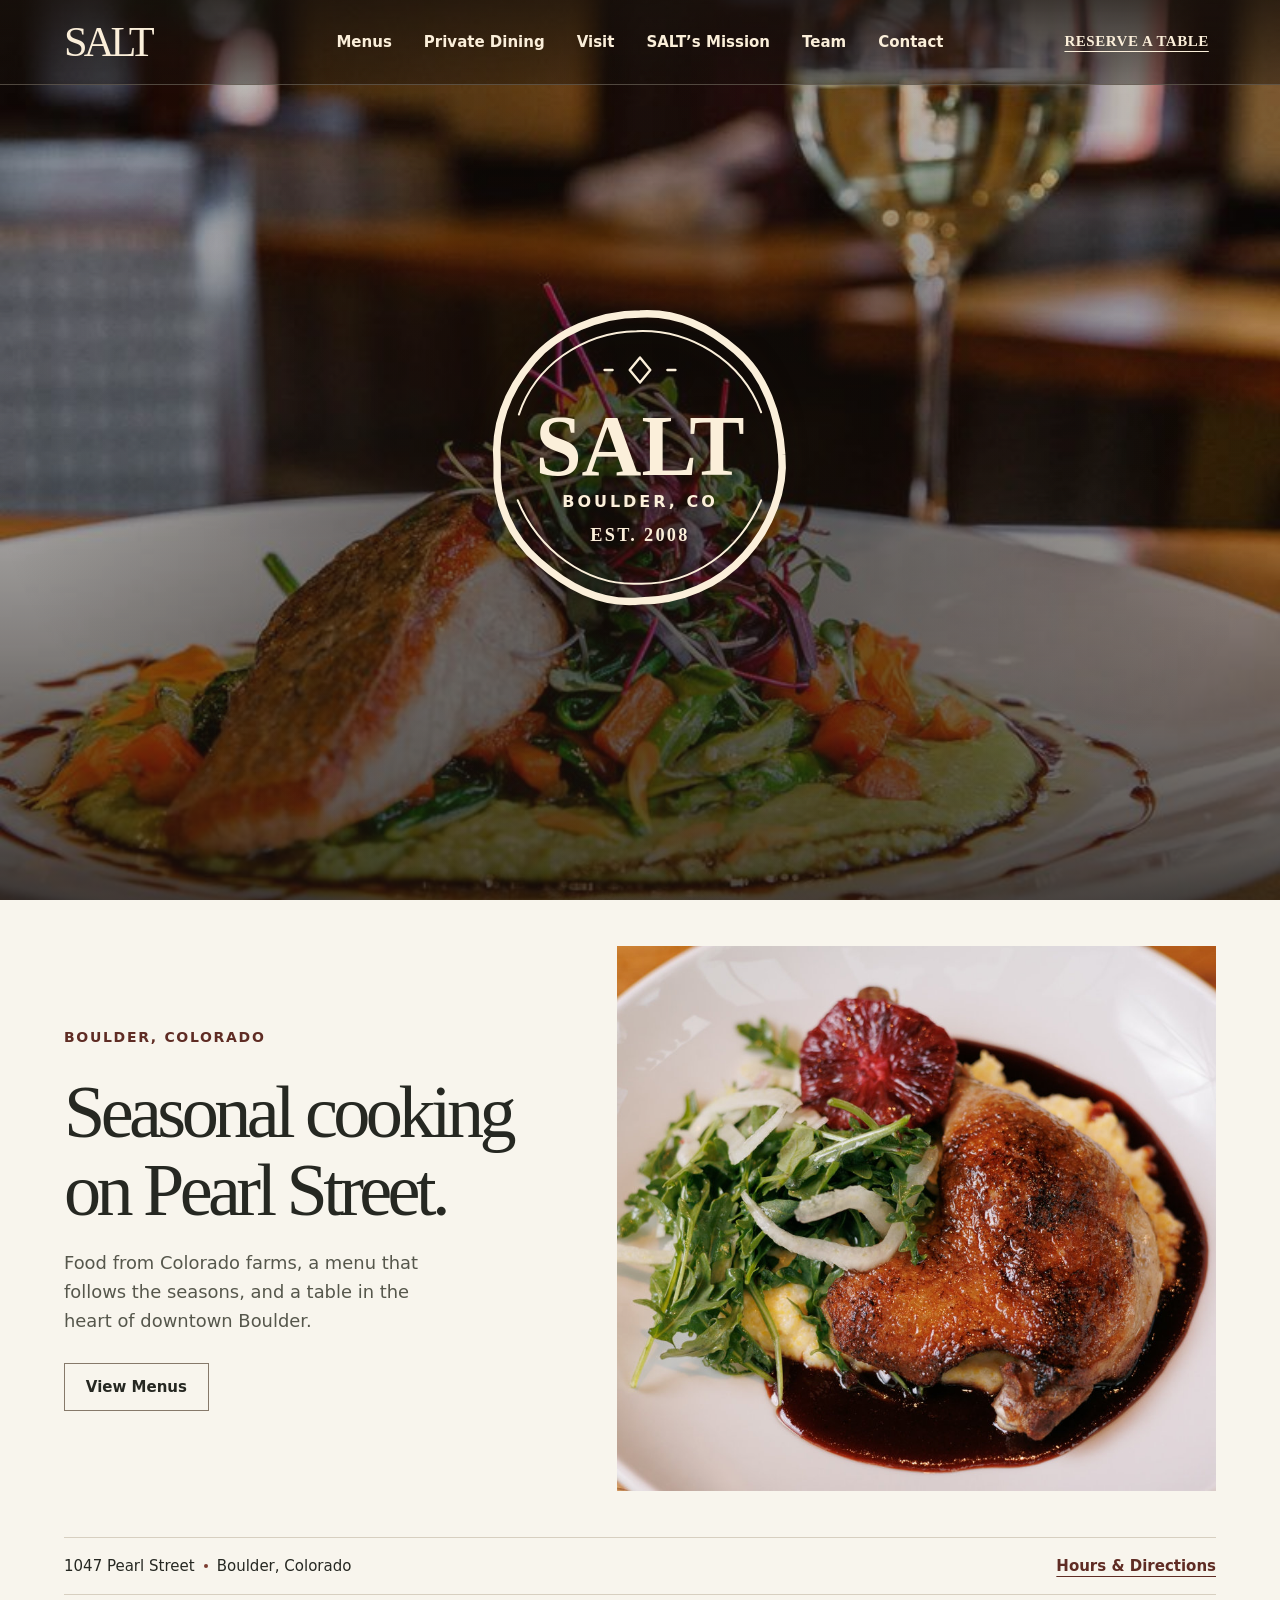
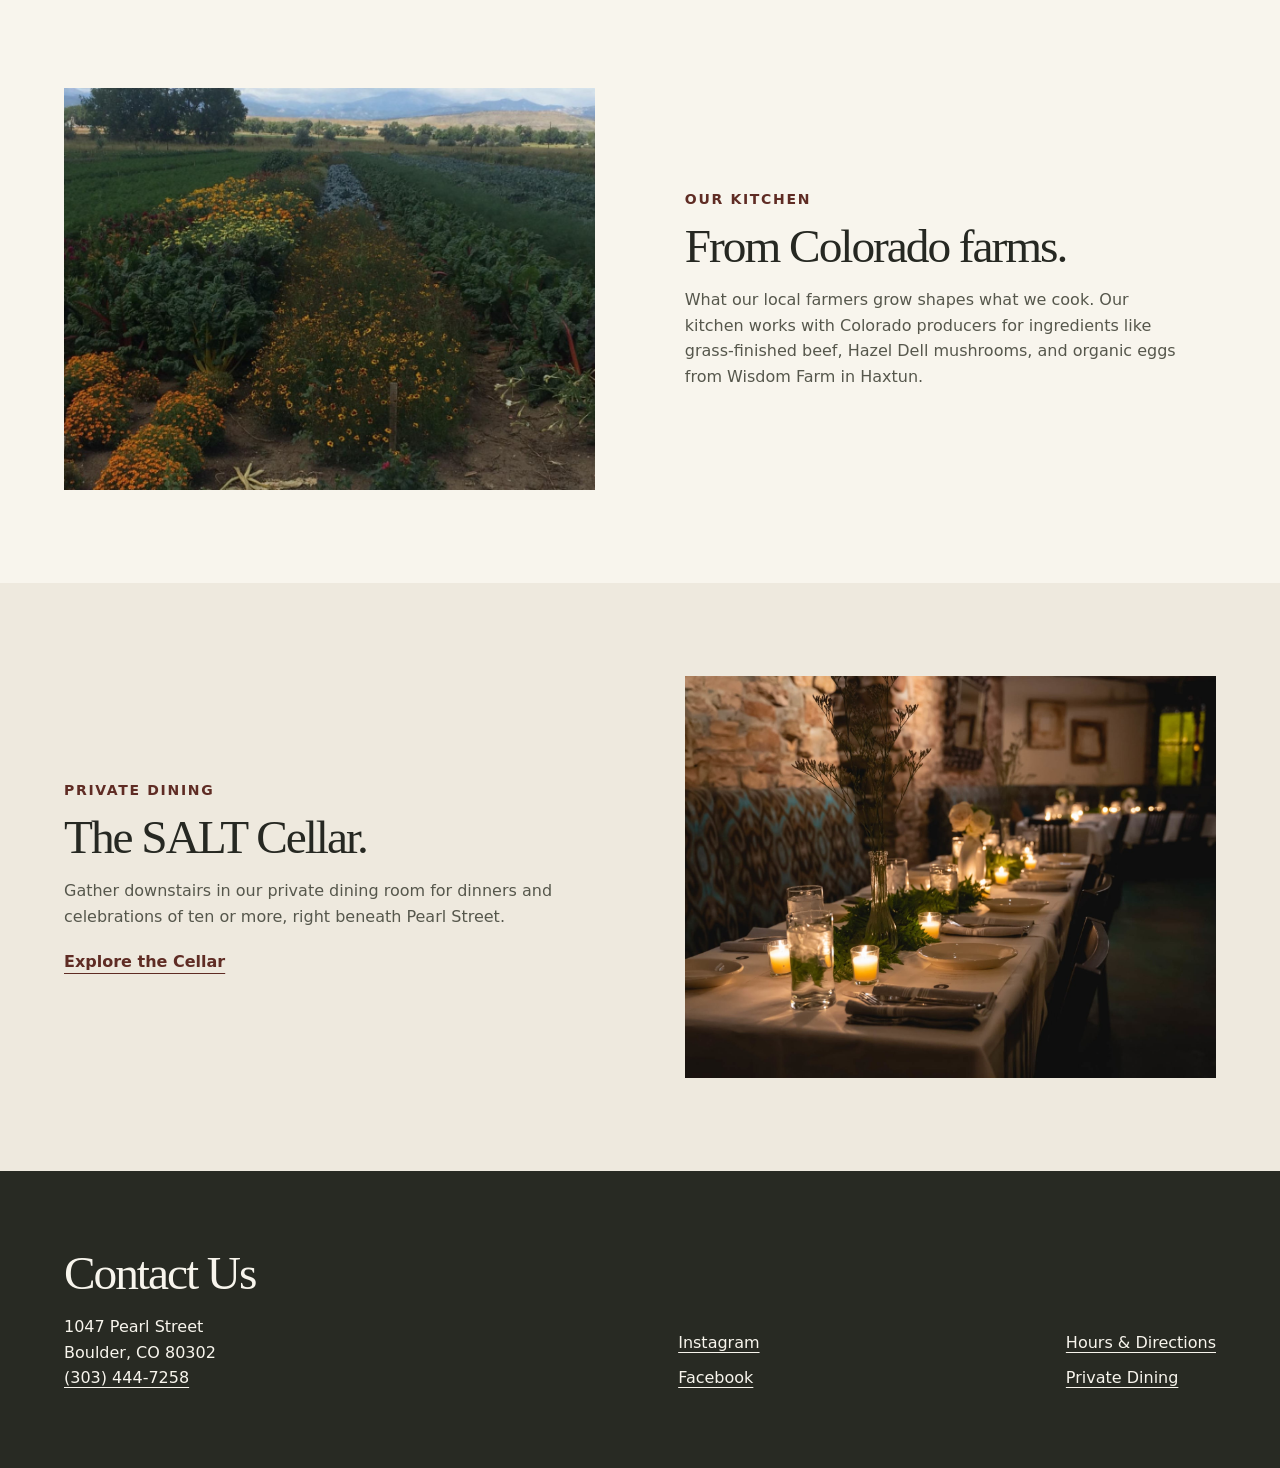
<file: index.html>
<!doctype html>
<html lang="en" class="home-page">
<head>
  <meta charset="utf-8">
  <meta name="viewport" content="width=device-width, initial-scale=1">
  <meta name="description" content="SALT serves seasonal, farm-to-table food on Pearl Street in downtown Boulder. Explore our menus, reserve a table, or plan a private dinner.">
  <title>SALT | Seasonal Cooking in Boulder, Colorado</title>
  <link rel="icon" href="assets/favicon.png">
  <link rel="stylesheet" href="styles.css">
  <script src="site-nav.js" defer></script>
  <script src="opener.js" defer></script>
</head>
<body>
  <a class="skip-link" href="#main">Skip to content</a>
  <header class="site-header opener-header">
    <div class="header-inner wrap">
      <button class="nav-toggle" type="button" aria-controls="main-navigation" aria-expanded="false" aria-label="Open navigation" hidden>
        <span class="nav-toggle-icon" aria-hidden="true"></span>
      </button>
      <a class="wordmark" href="index.html" aria-label="SALT home" aria-current="page">SALT</a>
      <nav class="site-nav" id="main-navigation" aria-label="Main navigation">
        <a href="menus.html">Menus</a>
        <a href="private-dining.html">Private Dining</a>
        <a href="visit.html">Visit</a>
        <a class="mission-link" href="mission.html">SALT’s Mission</a>
        <a href="team.html">Team</a>
        <a href="#contact">Contact</a>
      </nav>
      <a class="button button-small reservation" href="https://www.opentable.com/r/salt-boulder">Reserve a Table</a>
    </div>
  </header>

  <main id="main" tabindex="-1">
    <section class="opener" aria-label="Welcome to SALT">
      <img class="opener-photo" src="assets/salt%20opener.jpg" alt="" width="800" height="800" fetchpriority="high">
      <img class="opener-mark logo-motion logo-field" src="assets/salt-field-seal.svg" alt="SALT, Boulder, Colorado, established 2008" width="280" height="280">
    </section>

    <section class="hero wrap" id="welcome" tabindex="-1" aria-labelledby="home-heading">
      <div class="hero-copy">
        <p class="kicker">Boulder, Colorado</p>
        <h1 id="home-heading">Seasonal cooking<br class="hero-break"> on Pearl Street.</h1>
        <p class="hero-description">Food from Colorado farms, a menu that follows the seasons, and a table in the heart of downtown Boulder.</p>
        <a class="button" href="menus.html">View Menus</a>
      </div>
      <img class="hero-image" src="assets/salt-food.jpg" alt="A roasted entrée with greens and blood orange from the SALT kitchen" width="1200" height="800" loading="lazy">
    </section>

    <div class="visit-strip wrap">
      <p>1047 Pearl Street <span class="strip-divider" aria-hidden="true"></span> Boulder, Colorado</p>
      <a class="text-link" href="visit.html">Hours &amp; Directions</a>
    </div>

    <section class="feature wrap" aria-labelledby="sourcing-heading">
      <img class="feature-image" src="assets/salt-sourcing.jpg" alt="Rows of crops and flowers at a farm in the Colorado foothills" width="1200" height="890" loading="lazy">
      <div class="feature-copy">
        <p class="kicker">Our Kitchen</p>
        <h2 id="sourcing-heading">From Colorado farms.</h2>
        <p>What our local farmers grow shapes what we cook. Our kitchen works with Colorado producers for ingredients like grass-finished beef, Hazel Dell mushrooms, and organic eggs from Wisdom Farm in Haxtun.</p>
      </div>
    </section>

    <section class="cellar-band" aria-labelledby="cellar-heading">
      <div class="feature feature-reverse wrap">
        <img class="feature-image" src="assets/salt-cellar.jpg" alt="A candlelit table set for a private dinner in the SALT Cellar" width="1908" height="1200" loading="lazy">
        <div class="feature-copy">
          <p class="kicker">Private Dining</p>
          <h2 id="cellar-heading">The SALT Cellar.</h2>
          <p>Gather downstairs in our private dining room for dinners and celebrations of ten or more, right beneath Pearl Street.</p>
          <a class="text-link" href="private-dining.html">Explore the Cellar</a>
        </div>
      </div>
    </section>
  </main>

  <footer class="site-footer home-contact" id="contact" tabindex="-1">
    <div class="contact-inner wrap">
      <div>
        <h2>Contact Us</h2>
        <address>
          1047 Pearl Street<br>
          Boulder, CO 80302<br>
          <a href="tel:+13034447258">(303) 444-7258</a>
        </address>
      </div>
      <nav class="contact-links" aria-label="SALT social media">
        <a href="https://www.instagram.com/saltboulder">Instagram</a>
        <a href="https://www.facebook.com/saltboulder/#">Facebook</a>
      </nav>
      <nav class="contact-links" aria-label="Footer navigation">
        <a href="visit.html">Hours &amp; Directions</a>
        <a href="private-dining.html">Private Dining</a>
      </nav>
    </div>
  </footer>
</body>
</html>
</file>
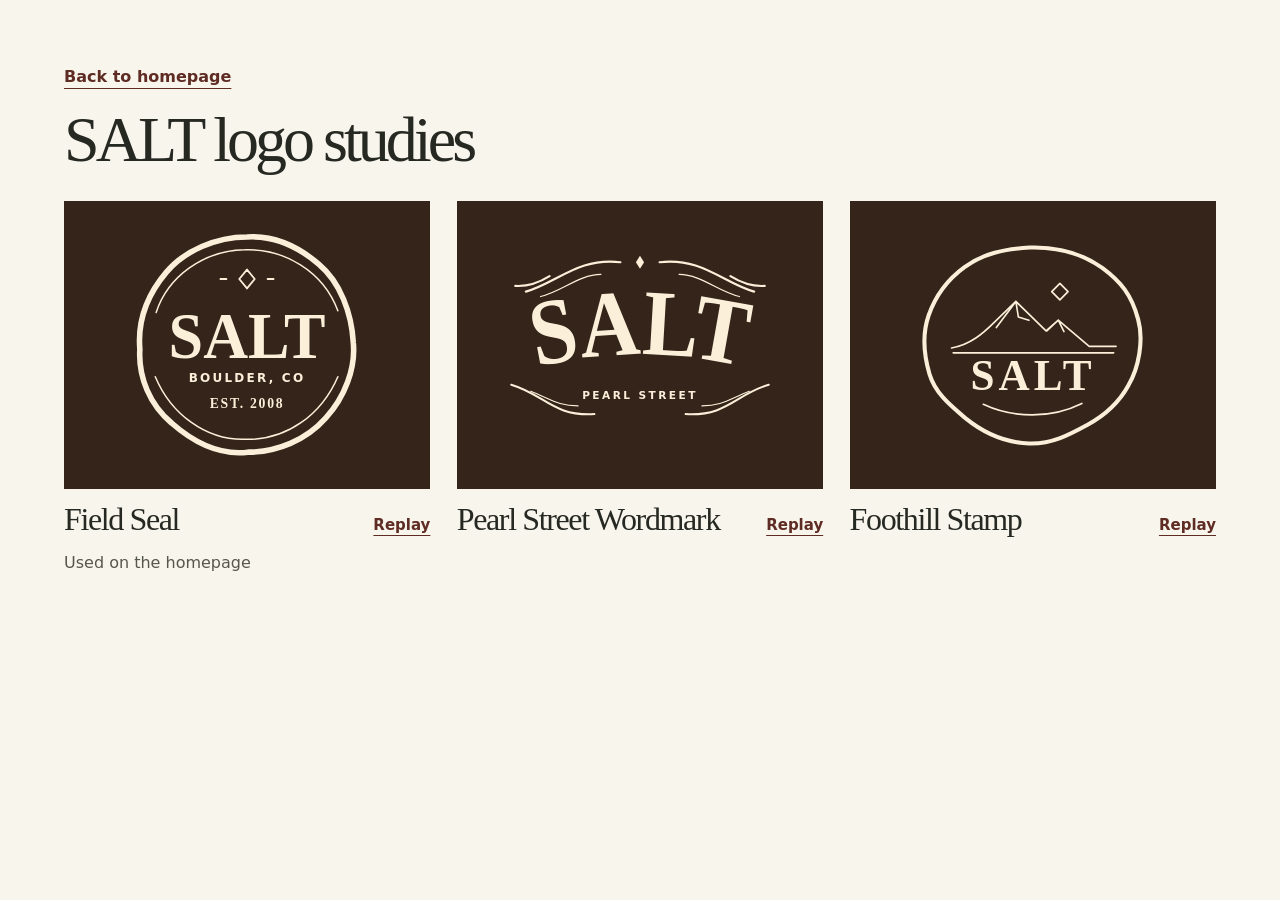
<file: logo-studies.html>
<!doctype html>
<html lang="en">
<head>
  <meta charset="utf-8">
  <meta name="viewport" content="width=device-width, initial-scale=1">
  <meta name="robots" content="noindex">
  <title>SALT Logo Studies</title>
  <link rel="icon" href="assets/favicon.png">
  <link rel="stylesheet" href="styles.css">
</head>
<body>
  <main class="logo-studies wrap">
    <a class="text-link" href="index.html">Back to homepage</a>
    <h1>SALT logo studies</h1>
    <div class="logo-study-grid">
      <figure class="logo-study">
        <div class="logo-stage">
          <img class="logo-motion logo-field" src="assets/salt-field-seal.svg" alt="Round SALT stamp with a diamond and curved lines, established 2008" width="280" height="280">
        </div>
        <figcaption>
          <h2>Field Seal</h2>
          <button class="logo-replay" type="button" aria-label="Replay Field Seal animation" hidden>Replay</button>
          <p>Used on the homepage</p>
        </figcaption>
      </figure>
      <figure class="logo-study">
        <div class="logo-stage">
          <img class="logo-motion logo-pearl" src="assets/salt-pearl-wordmark.svg" alt="An arched SALT wordmark with engraved flourishes and Pearl Street lettering" width="400" height="278">
        </div>
        <figcaption>
          <h2>Pearl Street Wordmark</h2>
          <button class="logo-replay" type="button" aria-label="Replay Pearl Street Wordmark animation" hidden>Replay</button>
        </figcaption>
      </figure>
      <figure class="logo-study">
        <div class="logo-stage">
          <img class="logo-motion logo-foothills" src="assets/salt-foothill-stamp.svg" alt="A round SALT stamp with a mountain ridge and a diamond-shaped salt crystal" width="400" height="278">
        </div>
        <figcaption>
          <h2>Foothill Stamp</h2>
          <button class="logo-replay" type="button" aria-label="Replay Foothill Stamp animation" hidden>Replay</button>
        </figcaption>
      </figure>
    </div>
  </main>
  <script>
    for (const study of document.querySelectorAll(".logo-study")) {
      const mark = study.querySelector(".logo-motion");
      const replay = study.querySelector("button");
      replay.hidden = false;

      replay.addEventListener("click", () => {
        mark.classList.remove("logo-motion");
        // Commit the reset before adding the animation class again.
        void mark.offsetWidth;
        mark.classList.add("logo-motion");
      });
    }
  </script>
</body>
</html>
</file>
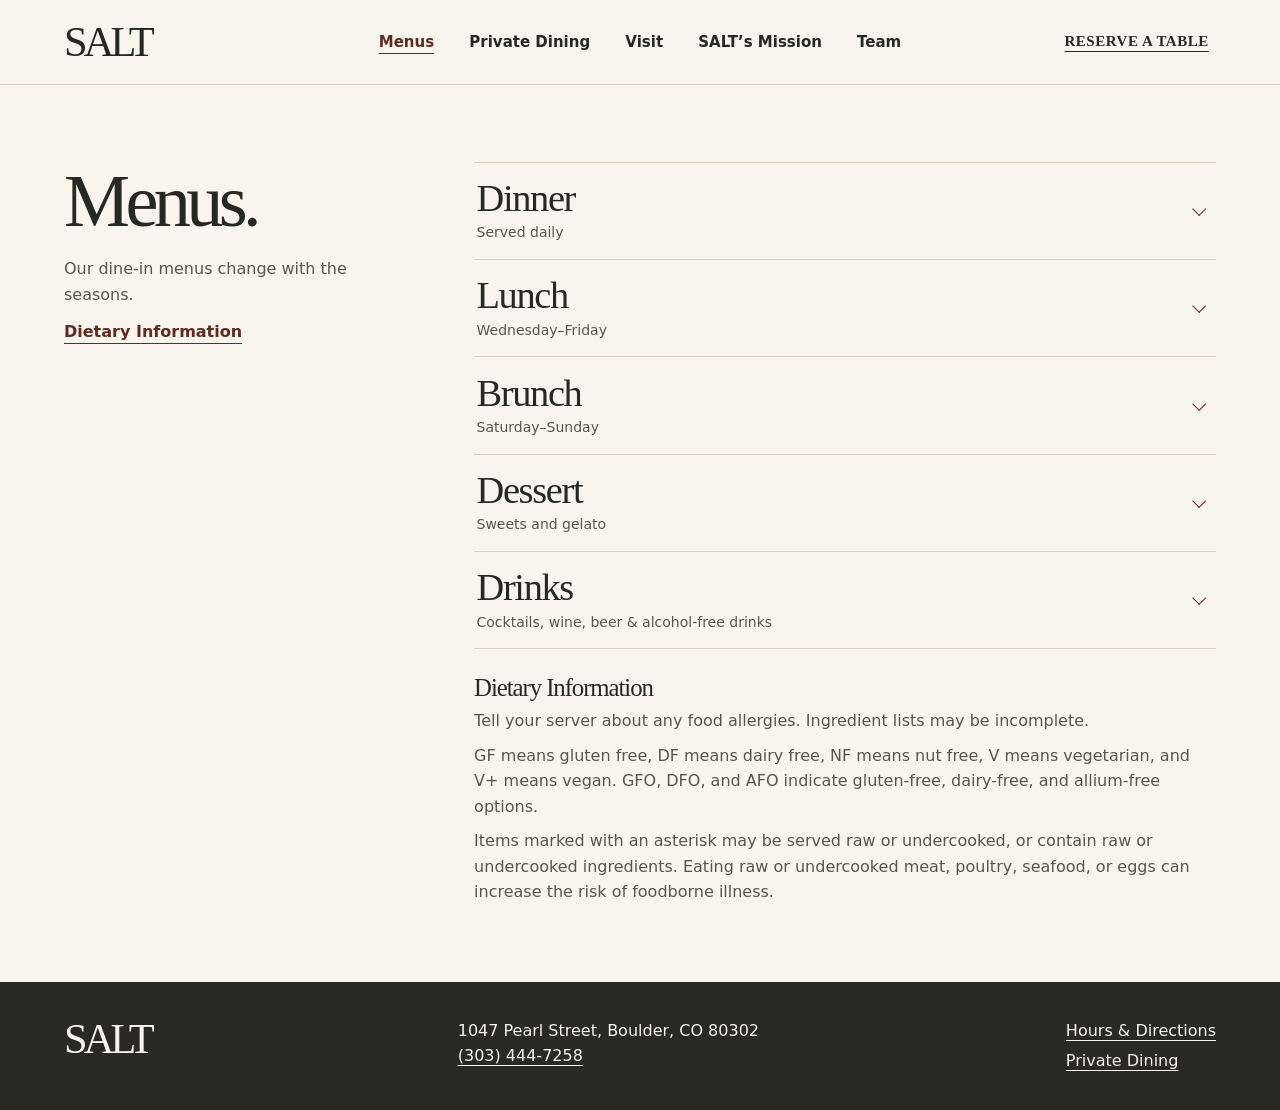
<file: menus.html>
<!doctype html>
<html lang="en">
<head>
  <meta charset="utf-8">
  <meta name="viewport" content="width=device-width, initial-scale=1">
  <meta name="description" content="Explore the dine-in dinner, lunch, brunch, dessert, and drinks menus at SALT in Boulder, Colorado.">
  <title>Dine-In Menus | SALT Boulder</title>
  <link rel="icon" href="assets/favicon.png">
  <link rel="stylesheet" href="styles.css">
  <script src="site-nav.js" defer></script>
</head>
<body>
  <a class="skip-link" href="#main">Skip to content</a>
  <header class="site-header">
    <div class="header-inner wrap">
      <button class="nav-toggle" type="button" aria-controls="main-navigation" aria-expanded="false" aria-label="Open navigation" hidden>
        <span class="nav-toggle-icon" aria-hidden="true"></span>
      </button>
      <a class="wordmark" href="index.html" aria-label="SALT home">SALT</a>
      <nav class="site-nav" id="main-navigation" aria-label="Main navigation">
        <a href="menus.html" aria-current="page">Menus</a>
        <a href="private-dining.html">Private Dining</a>
        <a href="visit.html">Visit</a>
        <a class="mission-link" href="mission.html">SALT’s Mission</a>
        <a href="team.html">Team</a>
      </nav>
      <a class="button button-small reservation" href="https://www.opentable.com/r/salt-boulder">Reserve a Table</a>
    </div>
  </header>

  <main id="main" tabindex="-1">
    <section class="menus-page wrap" aria-labelledby="menus-heading">
      <div class="menus-intro">
        <h1 id="menus-heading">Menus.</h1>
        <p>Our dine-in menus change with the seasons.</p>
        <a class="text-link" href="#dietary">Dietary Information</a>
      </div>

      <div class="menus-list dine-in-menus" id="menu-sections" tabindex="-1">
        <!-- Dine-in menus from SALT's published menu. Update dishes, prices and tags here. -->
        <details class="menu-panel" name="service" id="dinner">
          <summary>
            <span class="menu-label">Dinner</span>
            <span class="menu-caption">Served daily</span>
          </summary>
          <div class="menu-content">
            <div class="menu-groups">
              <section class="menu-group">
                <h3>Charcuterie</h3>
                <p class="menu-group-note">Served with marcona almonds, artisanal wildflower cracker, colorado honey, housemade jam, grape, cornishon</p>
                <ul class="menu-items" role="list">
                  <li class="menu-item">
                    <div class="menu-item-line">
                      <span class="menu-item-name">Choose a combination of meats and cheeses:</span>
                    </div>
                    <p class="menu-description">2 for $16.00 | 3 for $20.00 | 4 for $26.00 | 5 for $32.00 | 6 for $38.00</p>
                  </li>
                  <li class="menu-item">
                    <div class="menu-item-line">
                      <span class="menu-item-name">Cheese:</span>
                    </div>
                  </li>
                  <li class="menu-item">
                    <div class="menu-item-line">
                      <span class="menu-item-name">Barely buzzed cheddar</span>
                    </div>
                    <p class="menu-description">Utah | cow’s milk | espresso dusted, butter, caramel, butterscotch</p>
                  </li>
                  <li class="menu-item">
                    <div class="menu-item-line">
                      <span class="menu-item-name">Buck &amp; bloom monte creme brie</span>
                    </div>
                    <p class="menu-description">Colorado | cow’s milk | fresh cream, white mushroom, mild earth, silky</p>
                  </li>
                  <li class="menu-item">
                    <div class="menu-item-line">
                      <span class="menu-item-name">Ewephoria</span>
                    </div>
                    <p class="menu-description">Holland | sheep’s milk | subtle toffee &amp; brown sugar, toasted hazelnut, salted pecan</p>
                  </li>
                  <li class="menu-item">
                    <div class="menu-item-line">
                      <span class="menu-item-name">Meat:</span>
                    </div>
                  </li>
                  <li class="menu-item">
                    <div class="menu-item-line">
                      <span class="menu-item-name">Soppressata</span>
                    </div>
                    <p class="menu-description">Italy | rustic dry-cured course ground pork | black pepper, chili flakes, paprika, fennel seeds, garlic</p>
                  </li>
                  <li class="menu-item">
                    <div class="menu-item-line">
                      <span class="menu-item-name">Prosciutto</span>
                    </div>
                    <p class="menu-description">Italy | dry cured ham | salt seasoned, mild, slightly sweet, aromatic</p>
                  </li>
                  <li class="menu-item">
                    <div class="menu-item-line">
                      <span class="menu-item-name">Coppa</span>
                    </div>
                    <p class="menu-description">Italy | dry cured pork shoulder | black pepper, nutmeg, red pepper flake</p>
                  </li>
                </ul>
              </section>
              <section class="menu-group">
                <h3>Soup / salad</h3>
                <ul class="menu-items" role="list">
                  <li class="menu-item">
                    <div class="menu-item-line">
                      <span class="menu-item-name">The original tomato soup</span>
                      <span class="menu-price">$9.00/$12.00</span>
                    </div>
                    <p class="dietary-tags">Gluten-free option · Vegetarian</p>
                    <p class="menu-description">Grilled goat cheese crouton, tuscan olive oil</p>
                  </li>
                  <li class="menu-item">
                    <div class="menu-item-line">
                      <span class="menu-item-name">Soup of the day</span>
                      <span class="menu-price">$9.00/$12.00</span>
                    </div>
                    <p class="menu-description">Ask your server for today&#x27;s option</p>
                  </li>
                  <li class="menu-item">
                    <div class="menu-item-line">
                      <span class="menu-item-name">Santorini village salad</span>
                      <span class="menu-price">$14.00</span>
                    </div>
                    <p class="dietary-tags">Gluten-free option · Dairy-free option · Vegetarian · Allium-free option</p>
                    <p class="menu-description">Local heirloom tomato &amp; cucumber, goat feta, kalamata olive, red onion, caper, crouton sherry vinaigrette</p>
                  </li>
                  <li class="menu-item">
                    <div class="menu-item-line">
                      <span class="menu-item-name">Roasted beet salad</span>
                      <span class="menu-price">$10.00/$18.00</span>
                    </div>
                    <p class="dietary-tags">Gluten free · Dairy-free option · Vegetarian</p>
                    <p class="menu-description">Golden &amp; red beet, organic spring mix, orange supreme, horseradish, pistachio, polenta crouton, apple cider vinaigrette</p>
                  </li>
                  <li class="menu-item">
                    <div class="menu-item-line">
                      <span class="menu-item-name">Baby kale salad</span>
                      <span class="menu-price">$11.00/$19.00</span>
                    </div>
                    <p class="dietary-tags">Gluten free · Dairy-free option · Vegetarian</p>
                    <p class="menu-description">Delicata squash, d&#x27;anjou pear, blue cheese, toasted pepitas, shaved fennel, pickled red onion, creamy roquefort vinaigrette</p>
                  </li>
                  <li class="menu-item">
                    <div class="menu-item-line">
                      <span class="menu-item-name">SALT caesar</span>
                      <span class="menu-price">$9.00/$17.00</span>
                    </div>
                    <p class="dietary-tags">Gluten-free option</p>
                    <p class="menu-description">Hearts of romaine, housemade dressing with anchovy, crispy parm frico, parmigiano reggiano, garlic-herb crouton, fried caper | add whole white anchovy +$2.00</p>
                  </li>
                </ul>
              </section>
              <section class="menu-group">
                <h3>Starters / small fare</h3>
                <ul class="menu-items" role="list">
                  <li class="menu-item">
                    <div class="menu-item-line">
                      <span class="menu-item-name">Bread service</span>
                      <span class="menu-price">$7.00</span>
                    </div>
                    <p class="dietary-tags">Dairy-free option · Vegetarian</p>
                    <p class="menu-description">Warm &quot;rebel bread&quot; organic foccacia served with butter &amp; maldon sea salt</p>
                  </li>
                  <li class="menu-item">
                    <div class="menu-item-line">
                      <span class="menu-item-name">Brussels sprout</span>
                      <span class="menu-price">$18.00</span>
                    </div>
                    <p class="dietary-tags">Gluten free · Dairy free · Vegan</p>
                    <p class="menu-description">Agave sriracha lime glaze, beet hummus, pickled onion, almond</p>
                  </li>
                  <li class="menu-item">
                    <div class="menu-item-line">
                      <span class="menu-item-name">Local honey-roasted baby carrots</span>
                      <span class="menu-price">$18.00</span>
                    </div>
                    <p class="dietary-tags">Gluten free · Vegetarian</p>
                    <p class="menu-description">Labneh, pistachio, chili oil, herb pesto</p>
                  </li>
                  <li class="menu-item">
                    <div class="menu-item-line">
                      <span class="menu-item-name">Oak-fired flatbread</span>
                      <span class="menu-price">$21.00</span>
                    </div>
                    <p class="dietary-tags">Vegetarian</p>
                    <p class="menu-description">Organic flour, sunflower herb pesto, heirloom tomato, fresh mozzerella, basil oil, aged balsamic, microgreens</p>
                  </li>
                  <li class="menu-item">
                    <div class="menu-item-line">
                      <span class="menu-item-name">Grass fed beef ricotta meatballs</span>
                      <span class="menu-price">$17.00</span>
                    </div>
                    <p class="menu-description">Red wine tomato sauce, parmigiano soft polenta, basil oil, parmigiano reggiano</p>
                  </li>
                  <li class="menu-item">
                    <div class="menu-item-line">
                      <span class="menu-item-name">Grass fed beef tenderloin carpaccio</span>
                      <span class="menu-price">$25.00</span>
                    </div>
                    <p class="dietary-tags">Gluten-free option · Dairy-free option · Allium-free option</p>
                    <p class="menu-description">Olive, caper, shallot, dijon aioli, parmigiano reggiano, crostini</p>
                  </li>
                  <li class="menu-item">
                    <div class="menu-item-line">
                      <span class="menu-item-name">P.e.i. mussels*</span>
                      <span class="menu-price">$22.00</span>
                    </div>
                    <p class="dietary-tags">Gluten-free option · Dairy-free option</p>
                    <p class="menu-description">Soffritto, local tomato, shallot, vermouth, white bean, grilled bread</p>
                  </li>
                  <li class="menu-item">
                    <div class="menu-item-line">
                      <span class="menu-item-name">Oak-roasted sea scallops</span>
                      <span class="menu-price">$28.00</span>
                    </div>
                    <p class="dietary-tags">Gluten free</p>
                    <p class="menu-description">Parmigiano-herb crusted, crisp prociutto, butternut squash, lemon beurre blanc, microgreens</p>
                  </li>
                </ul>
              </section>
              <section class="menu-group">
                <h3>Entrées</h3>
                <ul class="menu-items" role="list">
                  <li class="menu-item">
                    <div class="menu-item-line">
                      <span class="menu-item-name">Vegetable tasting</span>
                      <span class="menu-price">$28.00</span>
                    </div>
                    <p class="dietary-tags">Gluten free · Dairy-free option · Vegetarian · Allium-free option</p>
                    <p class="menu-description">Crispy polenta &amp; Hazel Dell mushroom napoleon, goat cheese, golden beet &amp; avocado timbale, black bean tempeh, chimichurri</p>
                  </li>
                  <li class="menu-item">
                    <div class="menu-item-line">
                      <span class="menu-item-name">Gnocchi bolognese</span>
                      <span class="menu-price">$30.00</span>
                    </div>
                    <p class="dietary-tags">Gluten free</p>
                    <p class="menu-description">Housemade gnocchi, grass fed beef &amp; pork, cream, aromatics, san marzano tomato, parmigiano reggiano | gluten-free pasta $3.00</p>
                  </li>
                  <li class="menu-item">
                    <div class="menu-item-line">
                      <span class="menu-item-name">Wild-caught hawaiian mahi*</span>
                      <span class="menu-price">$39.00</span>
                    </div>
                    <p class="dietary-tags">Gluten free · Dairy-free option · Allium-free option</p>
                    <p class="menu-description">Pan-roasted mahi filet, caramelized sweet potato, rainbow chard, mango, scallion, pickled ginger, beurre blanc</p>
                  </li>
                  <li class="menu-item">
                    <div class="menu-item-line">
                      <span class="menu-item-name">Mary&#x27;s organic rosemary chicken</span>
                      <span class="menu-price">$37.00</span>
                    </div>
                    <p class="dietary-tags">Gluten free · Dairy-free option</p>
                    <p class="menu-description">Oven-roasted chicken breast and confit thigh, parmigiano soft polenta, roasted root vegetables, lemon-caper jus</p>
                  </li>
                  <li class="menu-item">
                    <div class="menu-item-line">
                      <span class="menu-item-name">Honey-cured beeler’s pork chop</span>
                      <span class="menu-price">$48.00</span>
                    </div>
                    <p class="dietary-tags">Gluten free · Allium-free option</p>
                    <p class="menu-description">Whipped potates, thyme roasted carrots, pear-bourbon mostarda, sherry gastrique, crispy parsnip</p>
                  </li>
                  <li class="menu-item">
                    <div class="menu-item-line">
                      <span class="menu-item-name">Braised beef bourguignon</span>
                      <span class="menu-price">$45.00</span>
                    </div>
                    <p class="dietary-tags">Gluten free</p>
                    <p class="menu-description">Garlic mashed potato, rainbow chard, crispy fried onion</p>
                  </li>
                </ul>
              </section>
              <section class="menu-group">
                <h3>SALT burgers</h3>
                <p class="menu-group-note">Rebel organic brioche bun, aioli, housemade ketchup, sliced pickle
choice of french fries, simple salad, or soup
select your protein gfo, dfo:</p>
                <ul class="menu-items" role="list">
                  <li class="menu-item">
                    <div class="menu-item-line">
                      <span class="menu-item-name">Buckner family farm grass-fed burger*</span>
                      <span class="menu-price">$22.00</span>
                    </div>
                  </li>
                  <li class="menu-item">
                    <div class="menu-item-line">
                      <span class="menu-item-name">Salt quinoa-chickpea-beet patty</span>
                      <span class="menu-price">$20.00</span>
                    </div>
                  </li>
                  <li class="menu-item">
                    <div class="menu-item-line">
                      <span class="menu-item-name">Burger additions:</span>
                    </div>
                    <p class="menu-description">Heirloom tomato $1
sharp cheddar $1
gruyère $1
blue cheese $2
goat cheese $2
Wisdom egg $2
caramelized onion $1
crispy onion strings $1
Hazel Dell mushrooms $2
avocado-lime mash $2
Beeler’s bacon $4</p>
                  </li>
                </ul>
              </section>
              <section class="menu-group">
                <h3>SALT Steakhouse</h3>
                <ul class="menu-items" role="list">
                  <li class="menu-item">
                    <div class="menu-item-line">
                      <span class="menu-item-name">Grass-fed regenerative beef:</span>
                    </div>
                  </li>
                  <li class="menu-item">
                    <div class="menu-item-line">
                      <span class="menu-item-name">4oz petite filet</span>
                      <span class="menu-price">$36.00</span>
                    </div>
                  </li>
                  <li class="menu-item">
                    <div class="menu-item-line">
                      <span class="menu-item-name">7oz tenderloin</span>
                      <span class="menu-price">$58.00</span>
                    </div>
                  </li>
                  <li class="menu-item">
                    <div class="menu-item-line">
                      <span class="menu-item-name">8oz flatiron</span>
                      <span class="menu-price">$48.00</span>
                    </div>
                  </li>
                  <li class="menu-item">
                    <div class="menu-item-line">
                      <span class="menu-item-name">8oz sirloin</span>
                      <span class="menu-price">$52.00</span>
                    </div>
                  </li>
                  <li class="menu-item">
                    <div class="menu-item-line">
                      <span class="menu-item-name">10oz ny strip</span>
                      <span class="menu-price">$68.00</span>
                    </div>
                  </li>
                  <li class="menu-item">
                    <div class="menu-item-line">
                      <span class="menu-item-name">13oz ribeye</span>
                      <span class="menu-price">$95.00</span>
                    </div>
                  </li>
                  <li class="menu-item">
                    <div class="menu-item-line">
                      <span class="menu-item-name">Grass-fed regenerative elk:</span>
                    </div>
                  </li>
                  <li class="menu-item">
                    <div class="menu-item-line">
                      <span class="menu-item-name">7oz sirloin</span>
                      <span class="menu-price">$42.00</span>
                    </div>
                  </li>
                  <li class="menu-item">
                    <div class="menu-item-line">
                      <span class="menu-item-name">Beeler’s pork:</span>
                    </div>
                  </li>
                  <li class="menu-item">
                    <div class="menu-item-line">
                      <span class="menu-item-name">13oz pork chop</span>
                      <span class="menu-price">$39.00</span>
                    </div>
                  </li>
                  <li class="menu-item">
                    <div class="menu-item-line">
                      <span class="menu-item-name">Mary&#x27;s organic poultry:</span>
                    </div>
                  </li>
                  <li class="menu-item">
                    <div class="menu-item-line">
                      <span class="menu-item-name">Roasted chicken breast</span>
                      <span class="menu-price">$19.00</span>
                    </div>
                  </li>
                  <li class="menu-item">
                    <div class="menu-item-line">
                      <span class="menu-item-name">Wild caught seafood:</span>
                    </div>
                  </li>
                  <li class="menu-item">
                    <div class="menu-item-line">
                      <span class="menu-item-name">5oz pan-seared sea scallop</span>
                      <span class="menu-price">$42.00</span>
                    </div>
                  </li>
                  <li class="menu-item">
                    <div class="menu-item-line">
                      <span class="menu-item-name">6oz pan-roasted mahi filet</span>
                      <span class="menu-price">$32.00</span>
                    </div>
                  </li>
                  <li class="menu-item">
                    <div class="menu-item-line">
                      <span class="menu-item-name">5 jumbo garlic shrimp</span>
                      <span class="menu-price">$24.00</span>
                    </div>
                  </li>
                  <li class="menu-item">
                    <div class="menu-item-line">
                      <span class="menu-item-name">Vegan:</span>
                    </div>
                  </li>
                  <li class="menu-item">
                    <div class="menu-item-line">
                      <span class="menu-item-name">8oz oak roasted black bean tempeh</span>
                      <span class="menu-price">$23.00</span>
                    </div>
                  </li>
                  <li class="menu-item">
                    <div class="menu-item-line">
                      <span class="menu-item-name">6oz quinoa-chickpea-beet patty</span>
                      <span class="menu-price">$17.00</span>
                    </div>
                  </li>
                  <li class="menu-item">
                    <div class="menu-item-line">
                      <span class="menu-item-name">Steakhouse sauces:</span>
                    </div>
                    <p class="menu-description">Chimichurri gf, df, v+
shallot cabernet butter gf, v
sriracha steak sauce gf, df, v
balsamic brown butter gf, afo, v
chipotle aioli gf, df, v</p>
                  </li>
                </ul>
              </section>
              <section class="menu-group">
                <h3>Sides</h3>
                <p class="menu-group-note">Served à la carte</p>
                <ul class="menu-items" role="list">
                  <li class="menu-item">
                    <div class="menu-item-line">
                      <span class="menu-item-name">French fries</span>
                      <span class="menu-price">$10.00</span>
                    </div>
                    <p class="dietary-tags">Gluten free · Dairy free · Allium-free option · Vegan</p>
                  </li>
                  <li class="menu-item">
                    <div class="menu-item-line">
                      <span class="menu-item-name">Truffle fries</span>
                      <span class="menu-price">$12.00</span>
                    </div>
                    <p class="dietary-tags">Gluten free · Dairy-free option · Allium-free option · Vegetarian</p>
                  </li>
                  <li class="menu-item">
                    <div class="menu-item-line">
                      <span class="menu-item-name">Garlic mashed potato</span>
                      <span class="menu-price">$10.00</span>
                    </div>
                    <p class="dietary-tags">Gluten free · Vegetarian</p>
                  </li>
                  <li class="menu-item">
                    <div class="menu-item-line">
                      <span class="menu-item-name">Crispy yukon gold potatoes</span>
                      <span class="menu-price">$11.00</span>
                    </div>
                    <p class="dietary-tags">Gluten free · Dairy-free option · Allium-free option · Vegetarian</p>
                  </li>
                  <li class="menu-item">
                    <div class="menu-item-line">
                      <span class="menu-item-name">Crispy polenta</span>
                      <span class="menu-price">$10.00</span>
                    </div>
                    <p class="dietary-tags">Gluten free · Dairy-free option · Vegetarian</p>
                  </li>
                  <li class="menu-item">
                    <div class="menu-item-line">
                      <span class="menu-item-name">Sautéed hazel dell mushrooms</span>
                      <span class="menu-price">$12.00</span>
                    </div>
                    <p class="dietary-tags">Gluten free · Dairy free · Allium-free option · Vegan</p>
                  </li>
                  <li class="menu-item">
                    <div class="menu-item-line">
                      <span class="menu-item-name">Crispy sriracha brussels sprout</span>
                      <span class="menu-price">$12.00</span>
                    </div>
                    <p class="dietary-tags">Gluten free · Dairy free · Allium-free option · Vegan</p>
                  </li>
                  <li class="menu-item">
                    <div class="menu-item-line">
                      <span class="menu-item-name">Garlic seared rainbow chard</span>
                      <span class="menu-price">$10.00</span>
                    </div>
                    <p class="dietary-tags">Gluten free · Dairy free · Allium-free option · Vegan</p>
                  </li>
                </ul>
              </section>
            </div>
            <a class="text-link menu-return" href="#menu-sections">Back to menus</a>
          </div>
        </details>
        <details class="menu-panel" name="service" id="lunch">
          <summary>
            <span class="menu-label">Lunch</span>
            <span class="menu-caption">Wednesday–Friday</span>
          </summary>
          <div class="menu-content">
            <div class="menu-groups">
              <section class="menu-group">
                <h3>Soups</h3>
                <ul class="menu-items" role="list">
                  <li class="menu-item">
                    <div class="menu-item-line">
                      <span class="menu-item-name">The original tomato soup</span>
                      <span class="menu-price">$9.00/$12.00</span>
                    </div>
                    <p class="dietary-tags">Gluten-free option · Vegetarian</p>
                    <p class="menu-description">Grilled goat cheese crouton, tuscan olive oil</p>
                  </li>
                  <li class="menu-item">
                    <div class="menu-item-line">
                      <span class="menu-item-name">Soup of the day</span>
                      <span class="menu-price">$9.00/$12.00</span>
                    </div>
                    <p class="menu-description">Ask your server for today’s selection</p>
                  </li>
                </ul>
              </section>
              <section class="menu-group">
                <h3>Salads</h3>
                <p class="menu-group-note">Salad protein additions:
4oz grass fed steak $18
4oz pan-roasted hawaiian mahi $15
4oz grilled chicken breast $12
4oz black bean tempeh $11</p>
                <ul class="menu-items" role="list">
                  <li class="menu-item">
                    <div class="menu-item-line">
                      <span class="menu-item-name">House salad</span>
                      <span class="menu-price">$9.00/$17.00</span>
                    </div>
                    <p class="dietary-tags">Gluten free · Dairy free · Vegetarian · Allium-free option</p>
                    <p class="menu-description">Organic spring mix, shaved carrot, pickled onion, apple cider vinaigrette</p>
                  </li>
                  <li class="menu-item">
                    <div class="menu-item-line">
                      <span class="menu-item-name">Roasted beet salad</span>
                      <span class="menu-price">$10.00/$18.00</span>
                    </div>
                    <p class="dietary-tags">Gluten free · Dairy-free option · Vegetarian</p>
                    <p class="menu-description">Golden &amp; red beet, organic spring mix, orange supreme, horseradish, pistachio, polenta crouton, apple cider vinaigrette</p>
                  </li>
                  <li class="menu-item">
                    <div class="menu-item-line">
                      <span class="menu-item-name">Baby kale salad</span>
                      <span class="menu-price">$11.00/$19.00</span>
                    </div>
                    <p class="dietary-tags">Gluten free · Dairy-free option · Vegetarian</p>
                    <p class="menu-description">Delicata squash, d&#x27;anjou pear, blue cheese, toasted pepitas, shaved fennel, pickled red onion, creamy roquefort vinaigrette</p>
                  </li>
                  <li class="menu-item">
                    <div class="menu-item-line">
                      <span class="menu-item-name">SALT caesar</span>
                      <span class="menu-price">$9.00/$17.00</span>
                    </div>
                    <p class="dietary-tags">Gluten-free option</p>
                    <p class="menu-description">Hearts of romaine, housemade dressing with anchovy, crispy parm frico, parmigiano reggiano, garlic-herb crouton, fried caper | add whole white anchovy +$2.00</p>
                  </li>
                  <li class="menu-item">
                    <div class="menu-item-line">
                      <span class="menu-item-name">Powerbowl</span>
                      <span class="menu-price">$16.00/$21.00</span>
                    </div>
                    <p class="dietary-tags">Gluten free · Dairy free · Vegan</p>
                    <p class="menu-description">Organic mixed greens, roasted beet, honeycrisp apple, quinoa, avocado, chickpea, grape, polenta crouton, pickled ginger, toasted pepita, shaved carrot, pickled onion, orange-ginger vinaigrette</p>
                  </li>
                  <li class="menu-item">
                    <div class="menu-item-line">
                      <span class="menu-item-name">Santorini village salad</span>
                      <span class="menu-price">$14.00</span>
                    </div>
                    <p class="dietary-tags">Gluten-free option · Dairy-free option · Vegetarian · Allium-free option</p>
                    <p class="menu-description">Local heirloom tomato &amp; cucumber, goat feta, kalamata olive, red onion, caper, crouton, sherry vinaigrette</p>
                  </li>
                  <li class="menu-item">
                    <div class="menu-item-line">
                      <span class="menu-item-name">Curry chicken salad</span>
                      <span class="menu-price">$21.00</span>
                    </div>
                    <p class="dietary-tags">Gluten-free option · Dairy free</p>
                    <p class="menu-description">Chicken confit, honeycrisp apple, red onion, celery, roasted grape, strawberry, crostini, simple salad</p>
                  </li>
                </ul>
              </section>
              <section class="menu-group">
                <h3>Starters / small fare</h3>
                <ul class="menu-items" role="list">
                  <li class="menu-item">
                    <div class="menu-item-line">
                      <span class="menu-item-name">Brussels sprout</span>
                      <span class="menu-price">$18.00</span>
                    </div>
                    <p class="dietary-tags">Gluten free · Dairy free · Vegan</p>
                    <p class="menu-description">Agave sriracha lime glaze, beet hummus, pickled onion, almond</p>
                  </li>
                  <li class="menu-item">
                    <div class="menu-item-line">
                      <span class="menu-item-name">Grass fed beef ricotta meatballs</span>
                      <span class="menu-price">$17.00</span>
                    </div>
                    <p class="menu-description">Red wine tomato sauce, parmigiano soft polenta, basil oil, parmigiano reggiano</p>
                  </li>
                  <li class="menu-item">
                    <div class="menu-item-line">
                      <span class="menu-item-name">P.e.i. mussels*</span>
                      <span class="menu-price">$22.00</span>
                    </div>
                    <p class="dietary-tags">Gluten-free option · Dairy-free option</p>
                    <p class="menu-description">Soffrito, local tomato, shallot, vermouth, white bean, grilled bread</p>
                  </li>
                </ul>
              </section>
              <section class="menu-group">
                <h3>Sandwiches</h3>
                <p class="menu-group-note">Sandwiches served with a side of french fries, simple salad, or soup</p>
                <ul class="menu-items" role="list">
                  <li class="menu-item">
                    <div class="menu-item-line">
                      <span class="menu-item-name">Grilled cheese sandwich</span>
                      <span class="menu-price">$19.00</span>
                    </div>
                    <p class="dietary-tags">Vegetarian</p>
                    <p class="menu-description">Gruyère &amp; cheddar, sourdough</p>
                  </li>
                  <li class="menu-item">
                    <div class="menu-item-line">
                      <span class="menu-item-name">Grass fed patty melt</span>
                      <span class="menu-price">$22.00</span>
                    </div>
                    <p class="dietary-tags">Gluten-free option · Dairy-free option · Allium-free option</p>
                    <p class="menu-description">Buckner Family Farm beef, gruyère, caramelized onion, patty melt sauce, sourdough</p>
                  </li>
                  <li class="menu-item">
                    <div class="menu-item-line">
                      <span class="menu-item-name">Grilled chicken sandwich</span>
                      <span class="menu-price">$21.00</span>
                    </div>
                    <p class="dietary-tags">Gluten-free option · Dairy-free option</p>
                    <p class="menu-description">Cheddar, Beeler&#x27;s bacon, sun-dried tomato pesto, arugula, dill pickle, Rebel organic brioche bun</p>
                  </li>
                </ul>
              </section>
              <section class="menu-group">
                <h3>SALT burgers</h3>
                <p class="menu-group-note">Rebel organic brioche bun, aioli, housemade ketchup, sliced pickle; choice of french fries, simple salad, or soup
select your protein gfo, dfo:</p>
                <ul class="menu-items" role="list">
                  <li class="menu-item">
                    <div class="menu-item-line">
                      <span class="menu-item-name">Buckner family farm grass-fed burger*</span>
                      <span class="menu-price">$22.00</span>
                    </div>
                  </li>
                  <li class="menu-item">
                    <div class="menu-item-line">
                      <span class="menu-item-name">SALT quinoa-chickpea-beet patty</span>
                      <span class="menu-price">$20.00</span>
                    </div>
                  </li>
                  <li class="menu-item">
                    <div class="menu-item-line">
                      <span class="menu-item-name">Burger additions:</span>
                    </div>
                    <p class="menu-description">Heirloom tomato $1
sharp cheddar $1
gruyère $1
blue cheese $2
goat cheese $2
Wisdom egg $2
caramelized onion $1
crispy onion strings $1
Hazel Dell mushrooms $2
avocado-lime mash $2
Beeler’s bacon $4</p>
                  </li>
                </ul>
              </section>
              <section class="menu-group">
                <h3>Entrées</h3>
                <ul class="menu-items" role="list">
                  <li class="menu-item">
                    <div class="menu-item-line">
                      <span class="menu-item-name">Vegetable tasting</span>
                      <span class="menu-price">$18.00</span>
                    </div>
                    <p class="dietary-tags">Gluten free · Dairy-free option · Vegetarian · Allium-free option</p>
                    <p class="menu-description">Crispy polenta &amp; Hazel Dell mushroom napoleon, goat cheese, golden beet &amp; avocado timbale, black bean tempeh, chimichurri</p>
                  </li>
                  <li class="menu-item">
                    <div class="menu-item-line">
                      <span class="menu-item-name">Organic spaghetti bolognese</span>
                      <span class="menu-price">$22.00</span>
                    </div>
                    <p class="dietary-tags">Gluten free</p>
                    <p class="menu-description">Grass-fed beef &amp; pork, cream, aromatics, san marzano tomato, parmigiano reggiano | gluten-free pasta $3.00</p>
                  </li>
                  <li class="menu-item">
                    <div class="menu-item-line">
                      <span class="menu-item-name">Grass fed beef tip stroganoff</span>
                      <span class="menu-price">$23.00</span>
                    </div>
                    <p class="dietary-tags">Gluten-free option · Allium-free option</p>
                    <p class="menu-description">Papardelle pasta, Hazel Dell mushroom, red wine, sour cream, parmigiano reggiano | gluten-free pasta $3.00</p>
                  </li>
                  <li class="menu-item">
                    <div class="menu-item-line">
                      <span class="menu-item-name">Grass-fed steak frites*</span>
                      <span class="menu-price">$27.00</span>
                    </div>
                    <p class="dietary-tags">Gluten-free option · Dairy-free option</p>
                    <p class="menu-description">Oak-fired steak, french fries, chimichurri, chipolte aioli</p>
                  </li>
                  <li class="menu-item">
                    <div class="menu-item-line">
                      <span class="menu-item-name">Huevos rancheros</span>
                      <span class="menu-price">$19.00</span>
                    </div>
                    <p class="dietary-tags">Gluten free · Dairy-free option</p>
                    <p class="menu-description">Two eggs your way, refried pinto beans, blue corn tortilla, pork green chili, queso fresco, avocado-lime mash</p>
                  </li>
                  <li class="menu-item">
                    <div class="menu-item-line">
                      <span class="menu-item-name">Baja fish tacos*</span>
                      <span class="menu-price">$19.00</span>
                    </div>
                    <p class="dietary-tags">Gluten free · Dairy-free option</p>
                    <p class="menu-description">Fresh fish of the day, blue corn tortilla, creamy cilantro-lime slaw, charred heirloom tomato salsa, queso fresco, refried pinto beans</p>
                  </li>
                  <li class="menu-item">
                    <div class="menu-item-line">
                      <span class="menu-item-name">Cacciucco*</span>
                      <span class="menu-price">$25.00</span>
                    </div>
                    <p class="dietary-tags">Gluten-free option · Dairy-free option</p>
                    <p class="menu-description">P.e.i. mussels, fresh fish of the day, jumbo shrimp, san marzano tomato, fennel, red wine, sage, extra virgin olive oil, garlic bread</p>
                  </li>
                  <li class="menu-item">
                    <div class="menu-item-line">
                      <span class="menu-item-name">Wild-caught hawaiian mahi*</span>
                      <span class="menu-price">$26.00</span>
                    </div>
                    <p class="dietary-tags">Gluten free · Dairy-free option · Allium-free option</p>
                    <p class="menu-description">Pan-roasted mahi filet, caramelized sweet potato, rainbow chard, mango, scallion, pickled ginger, beurre blanc</p>
                  </li>
                </ul>
              </section>
              <section class="menu-group">
                <h3>Sides</h3>
                <ul class="menu-items" role="list">
                  <li class="menu-item">
                    <div class="menu-item-line">
                      <span class="menu-item-name">French fries</span>
                      <span class="menu-price">$10.00</span>
                    </div>
                    <p class="dietary-tags">Gluten free · Dairy free · Allium-free option · Vegan</p>
                  </li>
                  <li class="menu-item">
                    <div class="menu-item-line">
                      <span class="menu-item-name">Truffle fries</span>
                      <span class="menu-price">$12.00</span>
                    </div>
                    <p class="dietary-tags">Gluten free · Dairy-free option · Allium-free option · Vegetarian</p>
                  </li>
                  <li class="menu-item">
                    <div class="menu-item-line">
                      <span class="menu-item-name">Crispy yukon gold potatoes</span>
                      <span class="menu-price">$11.00</span>
                    </div>
                    <p class="dietary-tags">Gluten free · Dairy-free option · Allium-free option · Vegetarian</p>
                  </li>
                  <li class="menu-item">
                    <div class="menu-item-line">
                      <span class="menu-item-name">Crispy polenta</span>
                      <span class="menu-price">$10.00</span>
                    </div>
                    <p class="dietary-tags">Gluten free · Dairy-free option · Vegetarian</p>
                  </li>
                  <li class="menu-item">
                    <div class="menu-item-line">
                      <span class="menu-item-name">Sautéed hazel dell mushrooms</span>
                      <span class="menu-price">$10.00</span>
                    </div>
                    <p class="dietary-tags">Gluten free · Dairy free · Allium-free option · Vegan</p>
                  </li>
                  <li class="menu-item">
                    <div class="menu-item-line">
                      <span class="menu-item-name">Gluten-free toast</span>
                      <span class="menu-price">$11.00</span>
                    </div>
                    <p class="dietary-tags">Gluten free · Dairy-free option · Allium-free option · Vegetarian</p>
                  </li>
                </ul>
              </section>
            </div>
            <a class="text-link menu-return" href="#menu-sections">Back to menus</a>
          </div>
        </details>
        <details class="menu-panel" name="service" id="brunch">
          <summary>
            <span class="menu-label">Brunch</span>
            <span class="menu-caption">Saturday–Sunday</span>
          </summary>
          <div class="menu-content">
            <div class="menu-groups">
              <section class="menu-group">
                <h3>Soups</h3>
                <ul class="menu-items" role="list">
                  <li class="menu-item">
                    <div class="menu-item-line">
                      <span class="menu-item-name">The original tomato soup</span>
                      <span class="menu-price">$9.00/$12.00</span>
                    </div>
                    <p class="dietary-tags">Gluten-free option · Vegetarian</p>
                    <p class="menu-description">Grilled goat cheese crouton, tuscan olive oil</p>
                  </li>
                  <li class="menu-item">
                    <div class="menu-item-line">
                      <span class="menu-item-name">Soup of the day</span>
                      <span class="menu-price">$9.00/$12.00</span>
                    </div>
                    <p class="menu-description">Ask your server for today’s selection</p>
                  </li>
                </ul>
              </section>
              <section class="menu-group">
                <h3>Salads</h3>
                <p class="menu-group-note">Salad protein additions:
4oz grass fed steak $18
4oz pan-roasted hawaiian mahi $15
4oz grilled chicken breast $12
4oz black bean tempeh $11</p>
                <ul class="menu-items" role="list">
                  <li class="menu-item">
                    <div class="menu-item-line">
                      <span class="menu-item-name">Santorini village salad</span>
                      <span class="menu-price">$14.00</span>
                    </div>
                    <p class="dietary-tags">Gluten-free option · Dairy-free option · Vegetarian · Allium-free option</p>
                    <p class="menu-description">Local heirloom tomato &amp; cucumber, goat feta, kalamata olive, red onion, caper, crouton, sherry vinaigrette</p>
                  </li>
                  <li class="menu-item">
                    <div class="menu-item-line">
                      <span class="menu-item-name">House salad</span>
                      <span class="menu-price">$9.00/$17.00</span>
                    </div>
                    <p class="dietary-tags">Gluten free · Dairy free · Vegetarian · Allium-free option</p>
                    <p class="menu-description">Organic spring mix, shaved carrot, pickled onion, apple cider vinaigrette</p>
                  </li>
                  <li class="menu-item">
                    <div class="menu-item-line">
                      <span class="menu-item-name">Roasted beet salad</span>
                      <span class="menu-price">$10.00/$18.00</span>
                    </div>
                    <p class="dietary-tags">Gluten free · Dairy-free option · Vegetarian</p>
                    <p class="menu-description">Golden &amp; red beet, organic spring mix, orange supreme, horseradish, pistachio, polenta crouton, apple cider vinaigrette</p>
                  </li>
                  <li class="menu-item">
                    <div class="menu-item-line">
                      <span class="menu-item-name">Baby kale salad</span>
                      <span class="menu-price">$11.00/$19.00</span>
                    </div>
                    <p class="dietary-tags">Gluten free · Dairy-free option · Vegetarian</p>
                    <p class="menu-description">Delicata squash, d&#x27;anjou pear, blue cheese, toasted pepitas, shaved fennel, pickled red onion, creamy roquefort vinaigrette</p>
                  </li>
                  <li class="menu-item">
                    <div class="menu-item-line">
                      <span class="menu-item-name">SALT caesar</span>
                      <span class="menu-price">$9.00/$17.00</span>
                    </div>
                    <p class="dietary-tags">Gluten-free option</p>
                    <p class="menu-description">Hearts of romaine, housemade dressing with anchovy, crispy parm frico, parmigiano reggiano, garlic-herb crouton, fried caper | add whole white anchovy +$2.00</p>
                  </li>
                  <li class="menu-item">
                    <div class="menu-item-line">
                      <span class="menu-item-name">Powerbowl</span>
                      <span class="menu-price">$16.00/$21.00</span>
                    </div>
                    <p class="dietary-tags">Gluten free · Dairy free · Vegan</p>
                    <p class="menu-description">Organic mixed greens, roasted beet, honeycrisp apple, quinoa, avocado, chickpea, grape, polenta crouton, pickled ginger, toasted pepita, shaved carrot, pickled onion, orange-ginger vinaigrette</p>
                  </li>
                </ul>
              </section>
              <section class="menu-group">
                <h3>Starters / small fare</h3>
                <ul class="menu-items" role="list">
                  <li class="menu-item">
                    <div class="menu-item-line">
                      <span class="menu-item-name">Mini scone basket</span>
                      <span class="menu-price">$14.00</span>
                    </div>
                    <p class="dietary-tags">Vegetarian</p>
                    <p class="menu-description">Six warm housemade mini scones, whipped colorado honey butter, seasonal preserves</p>
                  </li>
                  <li class="menu-item">
                    <div class="menu-item-line">
                      <span class="menu-item-name">Giant cinnamon roll</span>
                      <span class="menu-price">$15.00</span>
                    </div>
                    <p class="dietary-tags">Vegetarian</p>
                    <p class="menu-description">Orange-cardamom cream cheese, bourbon caramel, toasted pecan, candied orange</p>
                  </li>
                  <li class="menu-item">
                    <div class="menu-item-line">
                      <span class="menu-item-name">Brussels sprout</span>
                      <span class="menu-price">$18.00</span>
                    </div>
                    <p class="dietary-tags">Gluten free · Dairy free · Vegan</p>
                    <p class="menu-description">Agave sriracha lime glaze, beet hummus, pickled onion, almond</p>
                  </li>
                  <li class="menu-item">
                    <div class="menu-item-line">
                      <span class="menu-item-name">Grass-fed beef ricotta meatballs</span>
                      <span class="menu-price">$17.00</span>
                    </div>
                    <p class="menu-description">Red wine tomato sauce, parmigiano soft polenta, basil oil, parmigiano reggiano</p>
                  </li>
                  <li class="menu-item">
                    <div class="menu-item-line">
                      <span class="menu-item-name">Smoked salmon board</span>
                      <span class="menu-price">$22.00</span>
                    </div>
                    <p class="dietary-tags">Gluten-free option · Dairy-free option</p>
                    <p class="menu-description">Smoked salmon, whipped herb cream cheese, pickled red onion, caper, cucumber, Rebel organic focaccia</p>
                  </li>
                </ul>
              </section>
              <section class="menu-group">
                <h3>Breakfast</h3>
                <ul class="menu-items" role="list">
                  <li class="menu-item">
                    <div class="menu-item-line">
                      <span class="menu-item-name">Lemon-ricotta blueberry pancakes</span>
                      <span class="menu-price">$17.00</span>
                    </div>
                    <p class="dietary-tags">Vegetarian · Allium-free option</p>
                    <p class="menu-description">Pure maple syrup</p>
                  </li>
                  <li class="menu-item">
                    <div class="menu-item-line">
                      <span class="menu-item-name">Brioche french toast</span>
                      <span class="menu-price">$19.00</span>
                    </div>
                    <p class="dietary-tags">Vegetarian · Allium-free option</p>
                    <p class="menu-description">Macerated berries, pure maple syrup, vanilla mascarpone, toasted pistachio</p>
                  </li>
                  <li class="menu-item">
                    <div class="menu-item-line">
                      <span class="menu-item-name">Avocado toast</span>
                      <span class="menu-price">$22.00</span>
                    </div>
                    <p class="dietary-tags">Dairy-free option · Vegetarian</p>
                    <p class="menu-description">Rebel organic focaccia, smashed avocado, two poached eggs, poblano-lime crema, queso fresco, pickled red onion, smoked sea salt</p>
                  </li>
                  <li class="menu-item">
                    <div class="menu-item-line">
                      <span class="menu-item-name">Old school breakfast*</span>
                      <span class="menu-price">$19.00</span>
                    </div>
                    <p class="dietary-tags">Gluten-free option · Dairy-free option · Allium-free option</p>
                    <p class="menu-description">Two eggs your way, Beeler&#x27;s bacon or ham, lyonnaise potato, toast</p>
                  </li>
                  <li class="menu-item">
                    <div class="menu-item-line">
                      <span class="menu-item-name">Huevos rancheros</span>
                      <span class="menu-price">$19.00</span>
                    </div>
                    <p class="dietary-tags">Gluten free · Dairy-free option</p>
                    <p class="menu-description">Two eggs your way, refried pinto beans, blue corn tortilla, pork green chili, queso fresco, avocado-lime mash</p>
                  </li>
                  <li class="menu-item">
                    <div class="menu-item-line">
                      <span class="menu-item-name">Hazel dell mushroom omelette</span>
                      <span class="menu-price">$23.00</span>
                    </div>
                    <p class="dietary-tags">Gluten free · Dairy-free option · Vegetarian · Allium-free option</p>
                    <p class="menu-description">Three egg omelette, seared mushrooms, goat cheese, arugula, lyonnaise potato</p>
                  </li>
                  <li class="menu-item">
                    <div class="menu-item-line">
                      <span class="menu-item-name">Grass fed steak &amp; eggs*</span>
                      <span class="menu-price">$25.00</span>
                    </div>
                    <p class="dietary-tags">Gluten free · Dairy-free option</p>
                    <p class="menu-description">Oak-fired steak, two eggs your way, lyonnaise potato, hollandaise</p>
                  </li>
                  <li class="menu-item">
                    <div class="menu-item-line">
                      <span class="menu-item-name">SALT benedict*</span>
                      <span class="menu-price">$23.00</span>
                    </div>
                    <p class="menu-description">Toasted english muffin, Beeler&#x27;s ham, two poached eggs, hollandaise, lyonnaise potato</p>
                  </li>
                  <li class="menu-item">
                    <div class="menu-item-line">
                      <span class="menu-item-name">Smoked salmon benedict*</span>
                      <span class="menu-price">$26.00</span>
                    </div>
                    <p class="menu-description">Toasted english muffin, smoked salmon, two poached eggs, arugula, caper, pickled onion, hollandaise, lyonnaise potato</p>
                  </li>
                  <li class="menu-item">
                    <div class="menu-item-line">
                      <span class="menu-item-name">Beef bourguingnon benedict*</span>
                      <span class="menu-price">$25.00</span>
                    </div>
                    <p class="menu-description">Toasted english muffin, braised grass-fed beef, two poached eggs, Hazel Dell mushrooms, horseradish cream, arugula, hollandaise, lyonnaise potato</p>
                  </li>
                </ul>
              </section>
              <section class="menu-group">
                <h3>Lunch</h3>
                <p class="menu-group-note">Sandwiches served with a side of french fries, simple salad, or soup</p>
                <ul class="menu-items" role="list">
                  <li class="menu-item">
                    <div class="menu-item-line">
                      <span class="menu-item-name">Grilled cheese sandwich</span>
                      <span class="menu-price">$19.00</span>
                    </div>
                    <p class="dietary-tags">Vegetarian</p>
                    <p class="menu-description">Gruyère &amp; cheddar, sourdough</p>
                  </li>
                  <li class="menu-item">
                    <div class="menu-item-line">
                      <span class="menu-item-name">Grass fed patty melt</span>
                      <span class="menu-price">$22.00</span>
                    </div>
                    <p class="dietary-tags">Gluten-free option · Dairy-free option · Allium-free option</p>
                    <p class="menu-description">Buckner Family Farm beef, gruyère, caramelized onion, patty melt sauce, sourdough</p>
                  </li>
                  <li class="menu-item">
                    <div class="menu-item-line">
                      <span class="menu-item-name">Grilled chicken sandwich</span>
                      <span class="menu-price">$20.00</span>
                    </div>
                    <p class="dietary-tags">Gluten-free option · Dairy-free option</p>
                    <p class="menu-description">Cheddar, Beeler&#x27;s bacon, sun-dried tomato pesto, arugula, dill pickle, Rebel organic brioche bun</p>
                  </li>
                </ul>
              </section>
              <section class="menu-group">
                <h3>SALT burgers</h3>
                <p class="menu-group-note">Rebel organic brioche bun, aioli, housemade ketchup, sliced pickle
choice of french fries, simple salad, or soup
select your protein gfo, dfo:</p>
                <ul class="menu-items" role="list">
                  <li class="menu-item">
                    <div class="menu-item-line">
                      <span class="menu-item-name">Buckner family farm grass-fed burger*</span>
                      <span class="menu-price">$22.00</span>
                    </div>
                  </li>
                  <li class="menu-item">
                    <div class="menu-item-line">
                      <span class="menu-item-name">Salt quinoa-chickpea-beet patty</span>
                      <span class="menu-price">$20.00</span>
                    </div>
                  </li>
                  <li class="menu-item">
                    <div class="menu-item-line">
                      <span class="menu-item-name">Burger additions:</span>
                    </div>
                    <p class="menu-description">Heirloom tomato $1
sharp cheddar $1
gruyère $1
blue cheese $2
goat cheese $2
Wisdom egg $2
caramelized onion $1
crispy onion strings $1
Hazel Dell mushrooms $2
avocado-lime mash $2
Beeler’s bacon $4</p>
                  </li>
                </ul>
              </section>
              <section class="menu-group">
                <h3>Sides</h3>
                <ul class="menu-items" role="list">
                  <li class="menu-item">
                    <div class="menu-item-line">
                      <span class="menu-item-name">Two eggs your way</span>
                      <span class="menu-price">$11.00</span>
                    </div>
                    <p class="dietary-tags">Gluten free · Dairy-free option · Allium-free option</p>
                  </li>
                  <li class="menu-item">
                    <div class="menu-item-line">
                      <span class="menu-item-name">Beeler&#x27;s ham</span>
                      <span class="menu-price">$7.00</span>
                    </div>
                    <p class="dietary-tags">Gluten free · Dairy free · Allium-free option</p>
                  </li>
                  <li class="menu-item">
                    <div class="menu-item-line">
                      <span class="menu-item-name">Beeler&#x27;s Bacon</span>
                      <span class="menu-price">$4.00</span>
                    </div>
                    <p class="dietary-tags">Gluten free · Dairy free · Allium-free option</p>
                  </li>
                  <li class="menu-item">
                    <div class="menu-item-line">
                      <span class="menu-item-name">1/2 avocado</span>
                      <span class="menu-price">$4.00</span>
                    </div>
                    <p class="dietary-tags">Gluten free · Dairy free · Allium-free option · Vegan</p>
                  </li>
                  <li class="menu-item">
                    <div class="menu-item-line">
                      <span class="menu-item-name">French fries</span>
                      <span class="menu-price">$10.00</span>
                    </div>
                    <p class="dietary-tags">Gluten free · Dairy free · Allium-free option · Vegan</p>
                  </li>
                  <li class="menu-item">
                    <div class="menu-item-line">
                      <span class="menu-item-name">Truffle fries</span>
                      <span class="menu-price">$12.00</span>
                    </div>
                    <p class="dietary-tags">Gluten free · Dairy-free option · Allium-free option · Vegetarian</p>
                  </li>
                  <li class="menu-item">
                    <div class="menu-item-line">
                      <span class="menu-item-name">Lyonnaise potato</span>
                      <span class="menu-price">$6.00</span>
                    </div>
                    <p class="dietary-tags">Gluten free · Dairy free · Allium-free option · Vegan</p>
                  </li>
                  <li class="menu-item">
                    <div class="menu-item-line">
                      <span class="menu-item-name">Fresh fruit</span>
                      <span class="menu-price">$7.00</span>
                    </div>
                    <p class="dietary-tags">Gluten free · Dairy free · Allium-free option</p>
                  </li>
                  <li class="menu-item">
                    <div class="menu-item-line">
                      <span class="menu-item-name">Crispy polenta</span>
                      <span class="menu-price">$10.00</span>
                    </div>
                    <p class="dietary-tags">Gluten free · Dairy-free option · Vegetarian</p>
                  </li>
                  <li class="menu-item">
                    <div class="menu-item-line">
                      <span class="menu-item-name">Sourdough toast</span>
                      <span class="menu-price">$12.00</span>
                    </div>
                    <p class="dietary-tags">Dairy-free option · Allium-free option · Vegetarian</p>
                  </li>
                  <li class="menu-item">
                    <div class="menu-item-line">
                      <span class="menu-item-name">Gluten-free toast</span>
                      <span class="menu-price">$6.00</span>
                    </div>
                    <p class="dietary-tags">Gluten free · Dairy-free option · Allium-free option · Vegetarian</p>
                  </li>
                </ul>
              </section>
            </div>
            <a class="text-link menu-return" href="#menu-sections">Back to menus</a>
          </div>
        </details>
        <details class="menu-panel" name="service" id="dessert">
          <summary>
            <span class="menu-label">Dessert</span>
            <span class="menu-caption">Sweets and gelato</span>
          </summary>
          <div class="menu-content">
            <div class="menu-groups">
              <section class="menu-group">
                <h3>Dessert</h3>
                <ul class="menu-items" role="list">
                  <li class="menu-item">
                    <div class="menu-item-line">
                      <span class="menu-item-name">Plant-based belgian gateaux</span>
                      <span class="menu-price">$12.00</span>
                    </div>
                    <p class="dietary-tags">Gluten free · Dairy free · Vegan</p>
                    <p class="menu-description">Vanilla, coffee, chocolate, pomegranate sauce</p>
                  </li>
                  <li class="menu-item">
                    <div class="menu-item-line">
                      <span class="menu-item-name">Apple cinnamon cobbler</span>
                      <span class="menu-price">$14.00</span>
                    </div>
                    <p class="menu-description">Local organic apple - oatmeal walnut streusel vanilla bean gelato</p>
                  </li>
                  <li class="menu-item">
                    <div class="menu-item-line">
                      <span class="menu-item-name">Flourless chocolate cake</span>
                      <span class="menu-price">$12.00</span>
                    </div>
                    <p class="dietary-tags">Gluten free · Nut free</p>
                    <p class="menu-description">Crème anglaise, salted caramel sauce, fresh whipped cream</p>
                  </li>
                  <li class="menu-item">
                    <div class="menu-item-line">
                      <span class="menu-item-name">Tuscan tiramisu</span>
                      <span class="menu-price">$10.00</span>
                    </div>
                    <p class="dietary-tags">Nut free</p>
                    <p class="menu-description">Lady fingers, coffee, cocoa</p>
                  </li>
                  <li class="menu-item">
                    <div class="menu-item-line">
                      <span class="menu-item-name">Petite cheesecake</span>
                      <span class="menu-price">$11.00</span>
                    </div>
                    <p class="menu-description">Blueberry coulis</p>
                  </li>
                  <li class="menu-item">
                    <div class="menu-item-line">
                      <span class="menu-item-name">Mango sorbet with strawberries</span>
                      <span class="menu-price">$10.00</span>
                    </div>
                    <p class="dietary-tags">Gluten free · Dairy free · Nut free · Vegan</p>
                  </li>
                  <li class="menu-item">
                    <div class="menu-item-line">
                      <span class="menu-item-name">Espresso chocolate chip or vanilla gelato</span>
                      <span class="menu-price">$10.00</span>
                    </div>
                    <p class="dietary-tags">Gluten free · Nut free</p>
                  </li>
                </ul>
              </section>
            </div>
            <a class="text-link menu-return" href="#menu-sections">Back to menus</a>
          </div>
        </details>
        <details class="menu-panel" name="service" id="drinks">
          <summary>
            <span class="menu-label">Drinks</span>
            <span class="menu-caption">Cocktails, wine, beer &amp; alcohol-free drinks</span>
          </summary>
          <div class="menu-content">
            <div class="menu-groups">
              <section class="menu-group">
                <h3>House cocktails</h3>
                <p class="menu-group-note">Crafted with housemade ingredients</p>
                <ul class="menu-items" role="list">
                  <li class="menu-item">
                    <div class="menu-item-line">
                      <span class="menu-item-name">Thai fighter</span>
                      <span class="menu-price">$18.00</span>
                    </div>
                    <p class="menu-description">Tropical, citrus forward, floral | denizen 5 year &amp; 8 year rum, velvet falernum, orgeat, lime, grapefruit, absinthe</p>
                  </li>
                  <li class="menu-item">
                    <div class="menu-item-line">
                      <span class="menu-item-name">Three&#x27;s company</span>
                      <span class="menu-price">$18.00</span>
                    </div>
                    <p class="menu-description">Complex, smokey, baked apple | laird&#x27;s apple brandy, calvados, rittenhouse rye, licor 43, averna, amaro montenegro, smoke finished</p>
                  </li>
                  <li class="menu-item">
                    <div class="menu-item-line">
                      <span class="menu-item-name">Obsidian tower</span>
                      <span class="menu-price">$17.00</span>
                    </div>
                    <p class="menu-description">Savory, herbaceous, lightly spiced | peppercorn and thyme infused vodka, activated charcoal, smoked jalpeno liquer, celery simple, fee foam, lime</p>
                  </li>
                  <li class="menu-item">
                    <div class="menu-item-line">
                      <span class="menu-item-name">No country for old fashioned</span>
                      <span class="menu-price">$17.00</span>
                    </div>
                    <p class="menu-description">Velvety, toasty, oaky | sesame infused elijah craig bourbon, chocolate and orange bitters, demerara syrup</p>
                  </li>
                  <li class="menu-item">
                    <div class="menu-item-line">
                      <span class="menu-item-name">Smokey mountain songbird</span>
                      <span class="menu-price">$16.00</span>
                    </div>
                    <p class="menu-description">Bright, refreshing, tart strawberry | real del valle blanco tequila, strawberry shrub, lemon, orange bitters</p>
                  </li>
                  <li class="menu-item">
                    <div class="menu-item-line">
                      <span class="menu-item-name">Spanish galleon</span>
                      <span class="menu-price">$16.00</span>
                    </div>
                    <p class="menu-description">Smooth, earthy, plum rich | real del valle reposado tequila, mezcal, agave syrup, plum bitters, chocolate bitters</p>
                  </li>
                </ul>
              </section>
              <section class="menu-group">
                <h3>Mocktails</h3>
                <ul class="menu-items" role="list">
                  <li class="menu-item">
                    <div class="menu-item-line">
                      <span class="menu-item-name">Pearl street julius</span>
                      <span class="menu-price">$12.00</span>
                    </div>
                    <p class="menu-description">Orange juice, vanilla simple, cream, fee foam, soda</p>
                  </li>
                  <li class="menu-item">
                    <div class="menu-item-line">
                      <span class="menu-item-name">Nah-perol spritz</span>
                      <span class="menu-price">$12.00</span>
                    </div>
                    <p class="menu-description">Lyre&#x27;s n/a aperol, simple, soda</p>
                  </li>
                </ul>
              </section>
              <section class="menu-group">
                <h3>Functional Elixirs</h3>
                <p class="menu-group-note">Adaptogenic non-alcoholic mocktails</p>
                <ul class="menu-items" role="list">
                  <li class="menu-item">
                    <div class="menu-item-line">
                      <span class="menu-item-name">Livener mule</span>
                      <span class="menu-price">$12.00</span>
                    </div>
                    <p class="menu-description">Energizing, juicy, firey | three spirits livener n/a, ginger beer, lime</p>
                  </li>
                  <li class="menu-item">
                    <div class="menu-item-line">
                      <span class="menu-item-name">Nightcap old fashioned</span>
                      <span class="menu-price">$12.00</span>
                    </div>
                    <p class="menu-description">Calm, woody, mellow | three spirits nightcap n/a</p>
                  </li>
                  <li class="menu-item">
                    <div class="menu-item-line">
                      <span class="menu-item-name">Nah-groni</span>
                      <span class="menu-price">$14.00</span>
                    </div>
                    <p class="menu-description">Citrus forward, bittersweet, complex | pathfinder amaro, ritual agave, lyre&#x27;s n/a aperol</p>
                  </li>
                  <li class="menu-item">
                    <div class="menu-item-line">
                      <span class="menu-item-name">Rev lavender &amp; jasmine jun</span>
                      <span class="menu-price">$14.00</span>
                    </div>
                    <p class="menu-description">Lavendar, sencha, jasmine tea, chamomile, spring honey</p>
                  </li>
                </ul>
              </section>
              <section class="menu-group">
                <h3>White Wine</h3>
                <ul class="menu-items" role="list">
                  <li class="menu-item">
                    <div class="menu-item-line">
                      <span class="menu-item-name">Mezzacorona domenica</span>
                      <span class="menu-price">$13.00</span>
                    </div>
                    <p class="menu-description">Clean, crisp, citrusy | pinot grigio trentino, italy 2024</p>
                  </li>
                  <li class="menu-item">
                    <div class="menu-item-line">
                      <span class="menu-item-name">Satellite</span>
                      <span class="menu-price">$14.00</span>
                    </div>
                    <p class="menu-description">Zesty, grassy, grapefruit, saline | sauvignon blanc marlborough, new zealand 2024</p>
                  </li>
                  <li class="menu-item">
                    <div class="menu-item-line">
                      <span class="menu-item-name">Bodega colomé</span>
                      <span class="menu-price">$13.00</span>
                    </div>
                    <p class="menu-description">Aromatic, floral, peach, lychee | estate torrontés salta, argentina 2025</p>
                  </li>
                  <li class="menu-item">
                    <div class="menu-item-line">
                      <span class="menu-item-name">Marziano abbona</span>
                      <span class="menu-price">$21.00</span>
                    </div>
                    <p class="menu-description">Delicate, stony, pear, chamomile | &quot;tistin&quot; roero arneis piedmont, italy 2024</p>
                  </li>
                  <li class="menu-item">
                    <div class="menu-item-line">
                      <span class="menu-item-name">Evening land</span>
                      <span class="menu-price">$17.00</span>
                    </div>
                    <p class="menu-description">Creamy, flinty, hazelnut, lemon curd | chardonnay eola-amity hills willamette, oregon 2023</p>
                  </li>
                </ul>
              </section>
              <section class="menu-group">
                <h3>Sparkling &amp; Rosé</h3>
                <ul class="menu-items" role="list">
                  <li class="menu-item">
                    <div class="menu-item-line">
                      <span class="menu-item-name">Studio miraval</span>
                      <span class="menu-price">$14.00</span>
                    </div>
                    <p class="menu-description">Delicate, wild strawbery, watermelon | rosé, (still) france 2023</p>
                  </li>
                  <li class="menu-item">
                    <div class="menu-item-line">
                      <span class="menu-item-name">Naonis</span>
                      <span class="menu-price">$14.00</span>
                    </div>
                    <p class="menu-description">Lively, green melon, lemon peel, white flower | brut prosecco doc, italy</p>
                  </li>
                  <li class="menu-item">
                    <div class="menu-item-line">
                      <span class="menu-item-name">Monmousseau</span>
                      <span class="menu-price">$18.00</span>
                    </div>
                    <p class="menu-description">Fine-bubbled, baked citrus, brioche | brut crémant de loire, france</p>
                  </li>
                </ul>
              </section>
              <section class="menu-group">
                <h3>Red Wine</h3>
                <ul class="menu-items" role="list">
                  <li class="menu-item">
                    <div class="menu-item-line">
                      <span class="menu-item-name">Lioco</span>
                      <span class="menu-price">$19.00</span>
                    </div>
                    <p class="menu-description">Silky, tart cherry, forrest floor, dried herbs | pinot noir mendocino county, california 2023</p>
                  </li>
                  <li class="menu-item">
                    <div class="menu-item-line">
                      <span class="menu-item-name">Cultusboni</span>
                      <span class="menu-price">$15.00</span>
                    </div>
                    <p class="menu-description">Savory, sour cherry, earthy, oregano | sangiovese chianti, italy 2023</p>
                  </li>
                  <li class="menu-item">
                    <div class="menu-item-line">
                      <span class="menu-item-name">Terrazas de los andes</span>
                      <span class="menu-price">$14.00</span>
                    </div>
                    <p class="menu-description">Velvety, cocoa, black plum | malbec mendoza, argentina 2023</p>
                  </li>
                  <li class="menu-item">
                    <div class="menu-item-line">
                      <span class="menu-item-name">Grgich hills</span>
                      <span class="menu-price">$22.00</span>
                    </div>
                    <p class="menu-description">Powerful, blackberry jam, clove, black pepper | zinfandel napa, california 2020</p>
                  </li>
                  <li class="menu-item">
                    <div class="menu-item-line">
                      <span class="menu-item-name">J. lohr</span>
                      <span class="menu-price">$19.00</span>
                    </div>
                    <p class="menu-description">Structured, cassis, cedar, graphite | “hilltop” cabernet sauvignon paso robles, california 2022</p>
                  </li>
                </ul>
              </section>
              <section class="menu-group">
                <h3>Non-Alcoholic Wine</h3>
                <ul class="menu-items" role="list">
                  <li class="menu-item">
                    <div class="menu-item-line">
                      <span class="menu-item-name">Ariel</span>
                      <span class="menu-price">$10.00</span>
                    </div>
                    <p class="menu-description">Chardonnay paso robles, california 2023</p>
                  </li>
                  <li class="menu-item">
                    <div class="menu-item-line">
                      <span class="menu-item-name">Ariel</span>
                      <span class="menu-price">$10.00</span>
                    </div>
                    <p class="menu-description">Cabernet sauvignon paso robles, california 2023</p>
                  </li>
                </ul>
              </section>
              <section class="menu-group">
                <h3>Drafts</h3>
                <ul class="menu-items" role="list">
                  <li class="menu-item">
                    <div class="menu-item-line">
                      <span class="menu-item-name">Elevation brewing</span>
                      <span class="menu-price">$8.00</span>
                    </div>
                    <p class="menu-description">8 second | kölsch | 4.5%</p>
                  </li>
                  <li class="menu-item">
                    <div class="menu-item-line">
                      <span class="menu-item-name">Wibby brewing</span>
                      <span class="menu-price">$8.00</span>
                    </div>
                    <p class="menu-description">Wibtoberfest | märzen | 5.4%</p>
                  </li>
                  <li class="menu-item">
                    <div class="menu-item-line">
                      <span class="menu-item-name">Telluride brewing co.</span>
                      <span class="menu-price">$8.00</span>
                    </div>
                    <p class="menu-description">Face down brown | brown ale | 5.7%</p>
                  </li>
                  <li class="menu-item">
                    <div class="menu-item-line">
                      <span class="menu-item-name">Outer range brewing</span>
                      <span class="menu-price">$9.00</span>
                    </div>
                    <p class="menu-description">In the steep | hazy ipa | 6.7%</p>
                  </li>
                </ul>
              </section>
              <section class="menu-group">
                <h3>Crafts &amp; ciders</h3>
                <ul class="menu-items" role="list">
                  <li class="menu-item">
                    <div class="menu-item-line">
                      <span class="menu-item-name">Westbound &amp; down</span>
                      <span class="menu-price">$12.00</span>
                    </div>
                    <p class="menu-description">Don&#x27;t hassle the hef | hefeweizen | 16oz can</p>
                  </li>
                  <li class="menu-item">
                    <div class="menu-item-line">
                      <span class="menu-item-name">Telluride brewing co.</span>
                      <span class="menu-price">$10.00</span>
                    </div>
                    <p class="menu-description">Russell kelly | mosaic ipa | 12oz can</p>
                  </li>
                  <li class="menu-item">
                    <div class="menu-item-line">
                      <span class="menu-item-name">Snow capped cider co.</span>
                      <span class="menu-price">$10.00</span>
                    </div>
                    <p class="menu-description">Colorado gold rush | 8.2%</p>
                  </li>
                  <li class="menu-item">
                    <div class="menu-item-line">
                      <span class="menu-item-name">Snow capped cider co.</span>
                      <span class="menu-price">$10.00</span>
                    </div>
                    <p class="menu-description">Sour cherry | 6.9%</p>
                  </li>
                </ul>
              </section>
              <section class="menu-group">
                <h3>Non-Alcoholic Beer</h3>
                <ul class="menu-items" role="list">
                  <li class="menu-item">
                    <div class="menu-item-line">
                      <span class="menu-item-name">Best day brewing</span>
                      <span class="menu-price">$7.00</span>
                    </div>
                    <p class="menu-description">Non-alcoholic kölsch</p>
                  </li>
                  <li class="menu-item">
                    <div class="menu-item-line">
                      <span class="menu-item-name">Best day brewing</span>
                      <span class="menu-price">$7.00</span>
                    </div>
                    <p class="menu-description">Non-alcoholic hazy ipa</p>
                  </li>
                  <li class="menu-item">
                    <div class="menu-item-line">
                      <span class="menu-item-name">Best day brewing</span>
                      <span class="menu-price">$7.00</span>
                    </div>
                    <p class="menu-description">Non-alcoholic mexican lager</p>
                  </li>
                </ul>
              </section>
              <section class="menu-group">
                <h3>Tea, Juice &amp; Soda</h3>
                <ul class="menu-items" role="list">
                  <li class="menu-item">
                    <div class="menu-item-line">
                      <span class="menu-item-name">Sherpa chai</span>
                      <span class="menu-price">$7.00</span>
                    </div>
                    <p class="menu-description">Hot or iced, wholemilk or oatmilk</p>
                  </li>
                  <li class="menu-item">
                    <div class="menu-item-line">
                      <span class="menu-item-name">Hot tea</span>
                      <span class="menu-price">$4.00</span>
                    </div>
                    <p class="menu-description">Chamomile, peppermint, green, earl grey</p>
                  </li>
                  <li class="menu-item">
                    <div class="menu-item-line">
                      <span class="menu-item-name">Iced tea</span>
                      <span class="menu-price">$4.00</span>
                    </div>
                    <p class="menu-description">Unsweetened</p>
                  </li>
                  <li class="menu-item">
                    <div class="menu-item-line">
                      <span class="menu-item-name">Juice</span>
                      <span class="menu-price">$5.00</span>
                    </div>
                    <p class="menu-description">Lemonade, orange, pineapple, grapefruit, cranberry, pomegranate</p>
                  </li>
                  <li class="menu-item">
                    <div class="menu-item-line">
                      <span class="menu-item-name">Soda</span>
                      <span class="menu-price">$4.00</span>
                    </div>
                    <p class="menu-description">Coke, diet coke, sprite, ginger ale, ginger beer, dr. pepper</p>
                  </li>
                </ul>
              </section>
              <section class="menu-group">
                <h3>Certified Organic OZO Coffee</h3>
                <p class="menu-group-note">Add a toasted marshmallow +$0.50</p>
                <ul class="menu-items" role="list">
                  <li class="menu-item">
                    <div class="menu-item-line">
                      <span class="menu-item-name">Coffee | regular or decaf</span>
                      <span class="menu-price">$5.00</span>
                    </div>
                  </li>
                  <li class="menu-item">
                    <div class="menu-item-line">
                      <span class="menu-item-name">Cappucino</span>
                      <span class="menu-price">$6.00</span>
                    </div>
                  </li>
                  <li class="menu-item">
                    <div class="menu-item-line">
                      <span class="menu-item-name">Latte</span>
                      <span class="menu-price">$6.00</span>
                    </div>
                  </li>
                  <li class="menu-item">
                    <div class="menu-item-line">
                      <span class="menu-item-name">Espresso</span>
                      <span class="menu-price">$3.00</span>
                    </div>
                  </li>
                </ul>
              </section>
            </div>
            <a class="text-link menu-return" href="#menu-sections">Back to menus</a>
          </div>
        </details>

        <section class="dietary-note" id="dietary" tabindex="-1" aria-labelledby="dietary-heading">
          <h2 id="dietary-heading">Dietary Information</h2>
          <p>Tell your server about any food allergies. Ingredient lists may be incomplete.</p>
          <p>GF means gluten free, DF means dairy free, NF means nut free, V means vegetarian, and V+ means vegan. GFO, DFO, and AFO indicate gluten-free, dairy-free, and allium-free options.</p>
          <p>Items marked with an asterisk may be served raw or undercooked, or contain raw or undercooked ingredients. Eating raw or undercooked meat, poultry, seafood, or eggs can increase the risk of foodborne illness.</p>
        </section>
      </div>
    </section>
  </main>

  <footer class="site-footer">
    <div class="footer-inner wrap">
      <a class="wordmark" href="index.html" aria-label="SALT home">SALT</a>
      <address>1047 Pearl Street, Boulder, CO 80302<br><a href="tel:+13034447258">(303) 444-7258</a></address>
      <nav class="footer-nav" aria-label="Footer navigation">
        <a href="visit.html">Hours &amp; Directions</a>
        <a href="private-dining.html">Private Dining</a>
      </nav>
    </div>
  </footer>
</body>
</html>
</file>
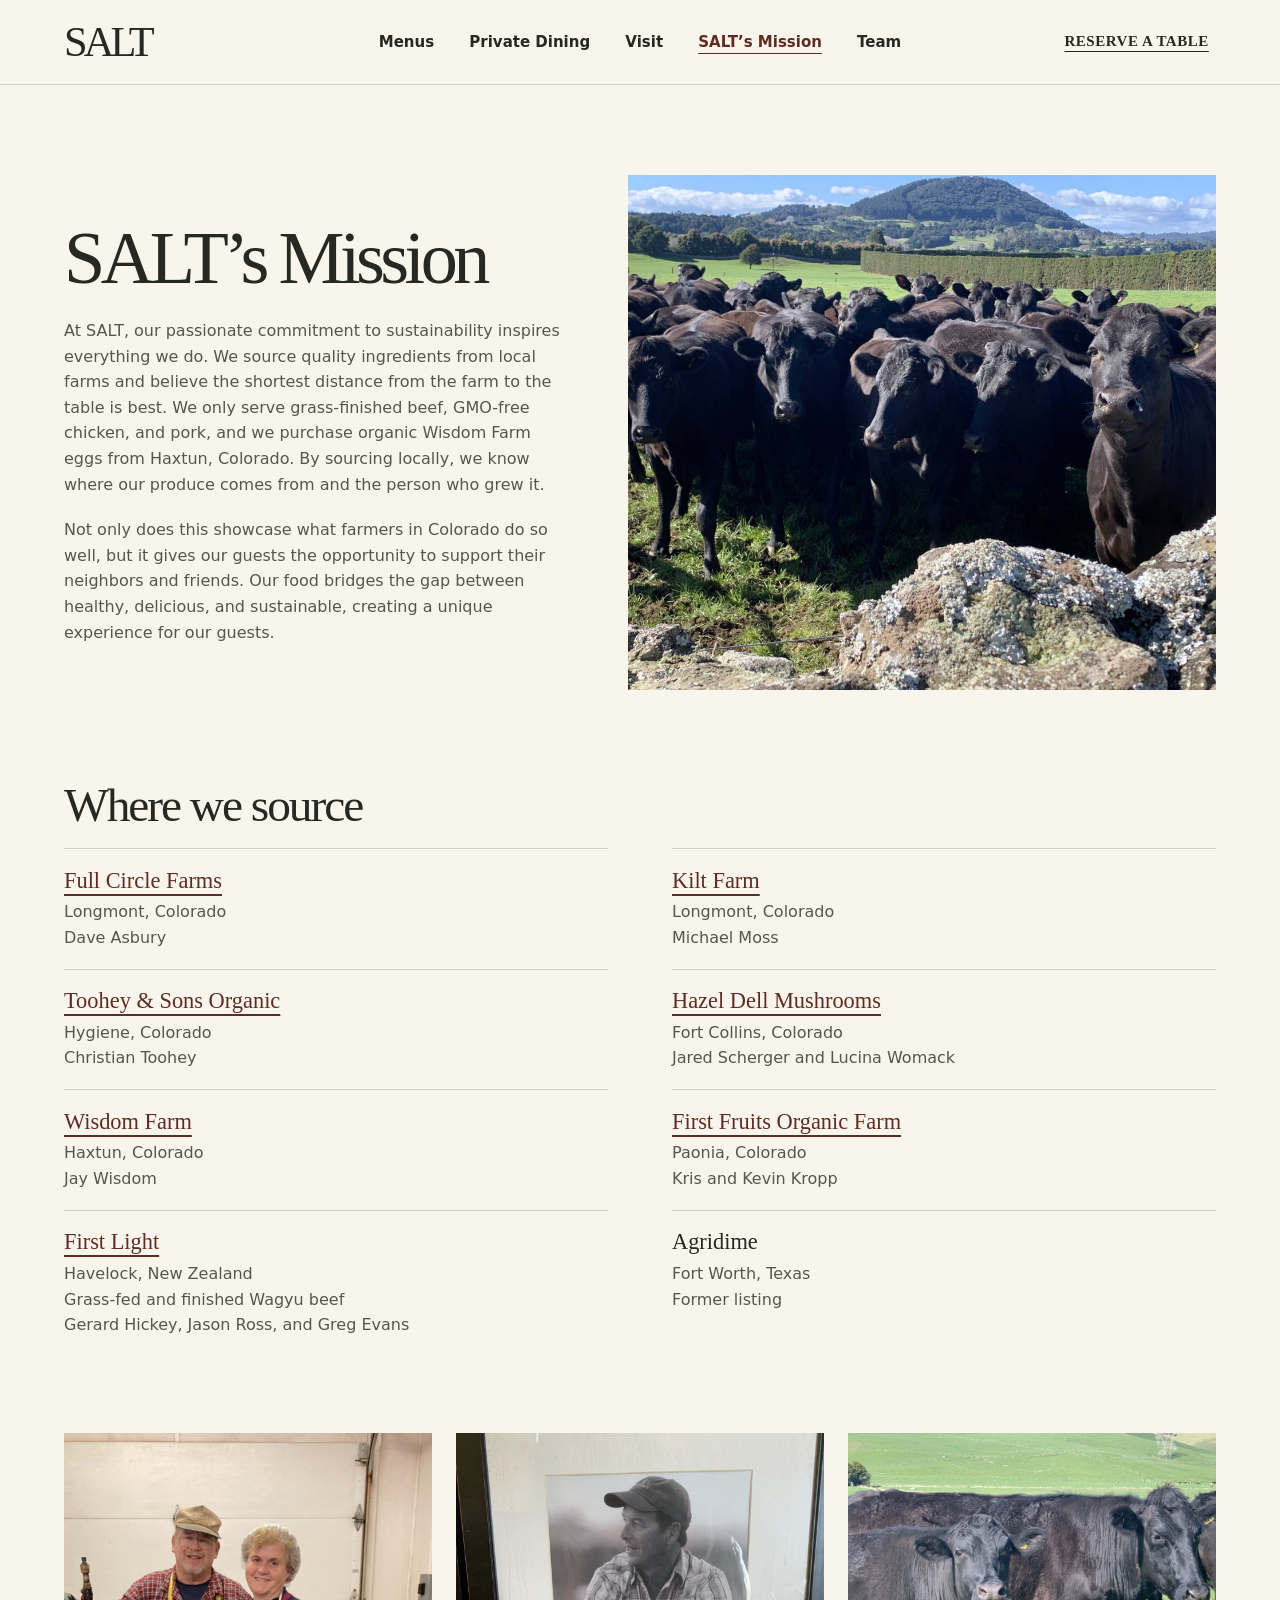
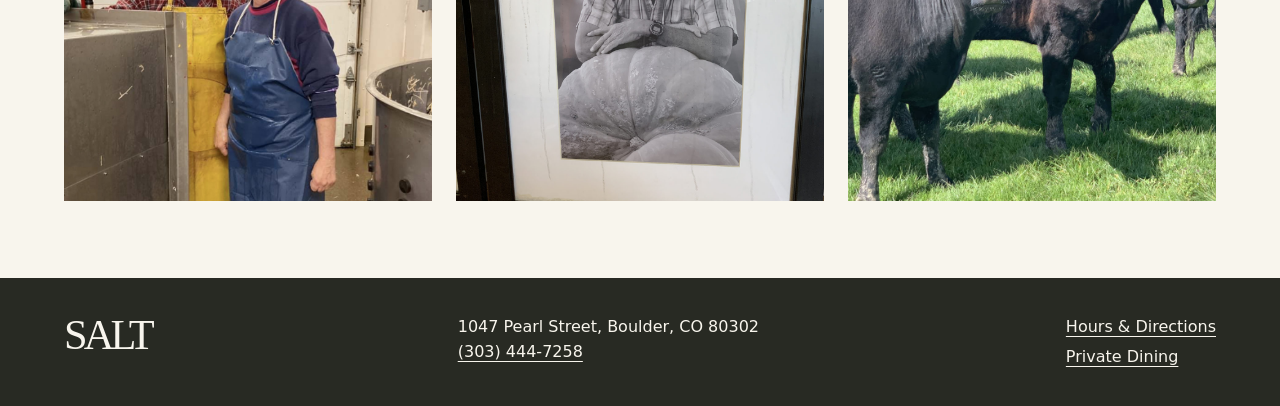
<file: mission.html>
<!doctype html>
<html lang="en">
<head>
  <meta charset="utf-8">
  <meta name="viewport" content="width=device-width, initial-scale=1">
  <meta name="description" content="Learn about SALT’s commitment to sustainability and the farms and producers behind our seasonal menu.">
  <title>SALT’s Mission | Sustainability &amp; Sourcing</title>
  <link rel="icon" href="assets/favicon.png">
  <link rel="stylesheet" href="styles.css">
  <script src="site-nav.js" defer></script>
</head>
<body>
  <a class="skip-link" href="#main">Skip to content</a>
  <header class="site-header">
    <div class="header-inner wrap">
      <button class="nav-toggle" type="button" aria-controls="main-navigation" aria-expanded="false" aria-label="Open navigation" hidden>
        <span class="nav-toggle-icon" aria-hidden="true"></span>
      </button>
      <a class="wordmark" href="index.html" aria-label="SALT home">SALT</a>
      <nav class="site-nav" id="main-navigation" aria-label="Main navigation">
        <a href="menus.html">Menus</a>
        <a href="private-dining.html">Private Dining</a>
        <a href="visit.html">Visit</a>
        <a class="mission-link" href="mission.html" aria-current="page">SALT’s Mission</a>
        <a href="team.html">Team</a>
      </nav>
      <a class="button button-small reservation" href="https://www.opentable.com/r/salt-boulder">Reserve a Table</a>
    </div>
  </header>

  <main id="main" tabindex="-1">
    <section class="page-hero mission-hero wrap" aria-labelledby="mission-heading">
      <div class="page-hero-copy">
        <h1 id="mission-heading">SALT’s Mission</h1>
        <p>At SALT, our passionate commitment to sustainability inspires everything we do. We source quality ingredients from local farms and believe the shortest distance from the farm to the table is best. We only serve grass-finished beef, GMO-free chicken, and pork, and we purchase organic Wisdom Farm eggs from Haxtun, Colorado. By sourcing locally, we know where our produce comes from and the person who grew it.</p>
        <p>Not only does this showcase what farmers in Colorado do so well, but it gives our guests the opportunity to support their neighbors and friends. Our food bridges the gap between healthy, delicious, and sustainable, creating a unique experience for our guests.</p>
      </div>
      <img class="page-hero-image" src="assets/salt-sustainability-herd.jpg" alt="A herd of cattle in a green pasture below a wooded hill" width="1200" height="900" fetchpriority="high">
    </section>

    <section class="mission-sources wrap" aria-labelledby="sources-heading">
      <h2 id="sources-heading">Where we source</h2>
      <ul class="source-list" role="list">
        <li>
          <a class="source-name" href="https://fullcircleorganicfarms.com/">Full Circle Farms</a>
          <p>Longmont, Colorado</p>
          <p>Dave Asbury</p>
        </li>
        <li>
          <a class="source-name" href="https://www.kiltfarm.com/">Kilt Farm</a>
          <p>Longmont, Colorado</p>
          <p>Michael Moss</p>
        </li>
        <li>
          <a class="source-name" href="https://www.tooheyandsons.com/">Toohey &amp; Sons Organic</a>
          <p>Hygiene, Colorado</p>
          <p>Christian Toohey</p>
        </li>
        <li>
          <a class="source-name" href="https://hazeldellmushrooms.com/">Hazel Dell Mushrooms</a>
          <p>Fort Collins, Colorado</p>
          <p>Jared Scherger and Lucina Womack</p>
        </li>
        <li>
          <a class="source-name" href="https://wisdomsnaturalpoultry.com/">Wisdom Farm</a>
          <p>Haxtun, Colorado</p>
          <p>Jay Wisdom</p>
        </li>
        <li>
          <a class="source-name" href="https://www.instagram.com/firstfruitsorganicfarm/?hl=en">First Fruits Organic Farm</a>
          <p>Paonia, Colorado</p>
          <p>Kris and Kevin Kropp</p>
        </li>
        <li>
          <a class="source-name" href="https://www.firstlight.farm/nz/">First Light</a>
          <p>Havelock, New Zealand</p>
          <p>Grass-fed and finished Wagyu beef</p>
          <p>Gerard Hickey, Jason Ross, and Greg Evans</p>
        </li>
        <li>
          <span class="source-name">Agridime</span>
          <p>Fort Worth, Texas</p>
          <p>Former listing</p>
        </li>
      </ul>
    </section>

    <section class="mission-gallery wrap" aria-label="SALT sourcing photos">
      <img src="assets/salt-sustainability-people.jpg" alt="Two people in work aprons beside farm equipment" width="1200" height="1064" loading="lazy">
      <img src="assets/salt-sustainability-portrait.jpg" alt="Framed black-and-white portrait of a man with a large pumpkin" width="1200" height="1600" loading="lazy">
      <img src="assets/salt-sustainability-pasture.jpg" alt="Cattle standing on a grassy hillside" width="1200" height="900" loading="lazy">
    </section>
  </main>

  <footer class="site-footer">
    <div class="footer-inner wrap">
      <a class="wordmark" href="index.html" aria-label="SALT home">SALT</a>
      <address>1047 Pearl Street, Boulder, CO 80302<br><a href="tel:+13034447258">(303) 444-7258</a></address>
      <nav class="footer-nav" aria-label="Footer navigation">
        <a href="visit.html">Hours &amp; Directions</a>
        <a href="private-dining.html">Private Dining</a>
      </nav>
    </div>
  </footer>
</body>
</html>
</file>
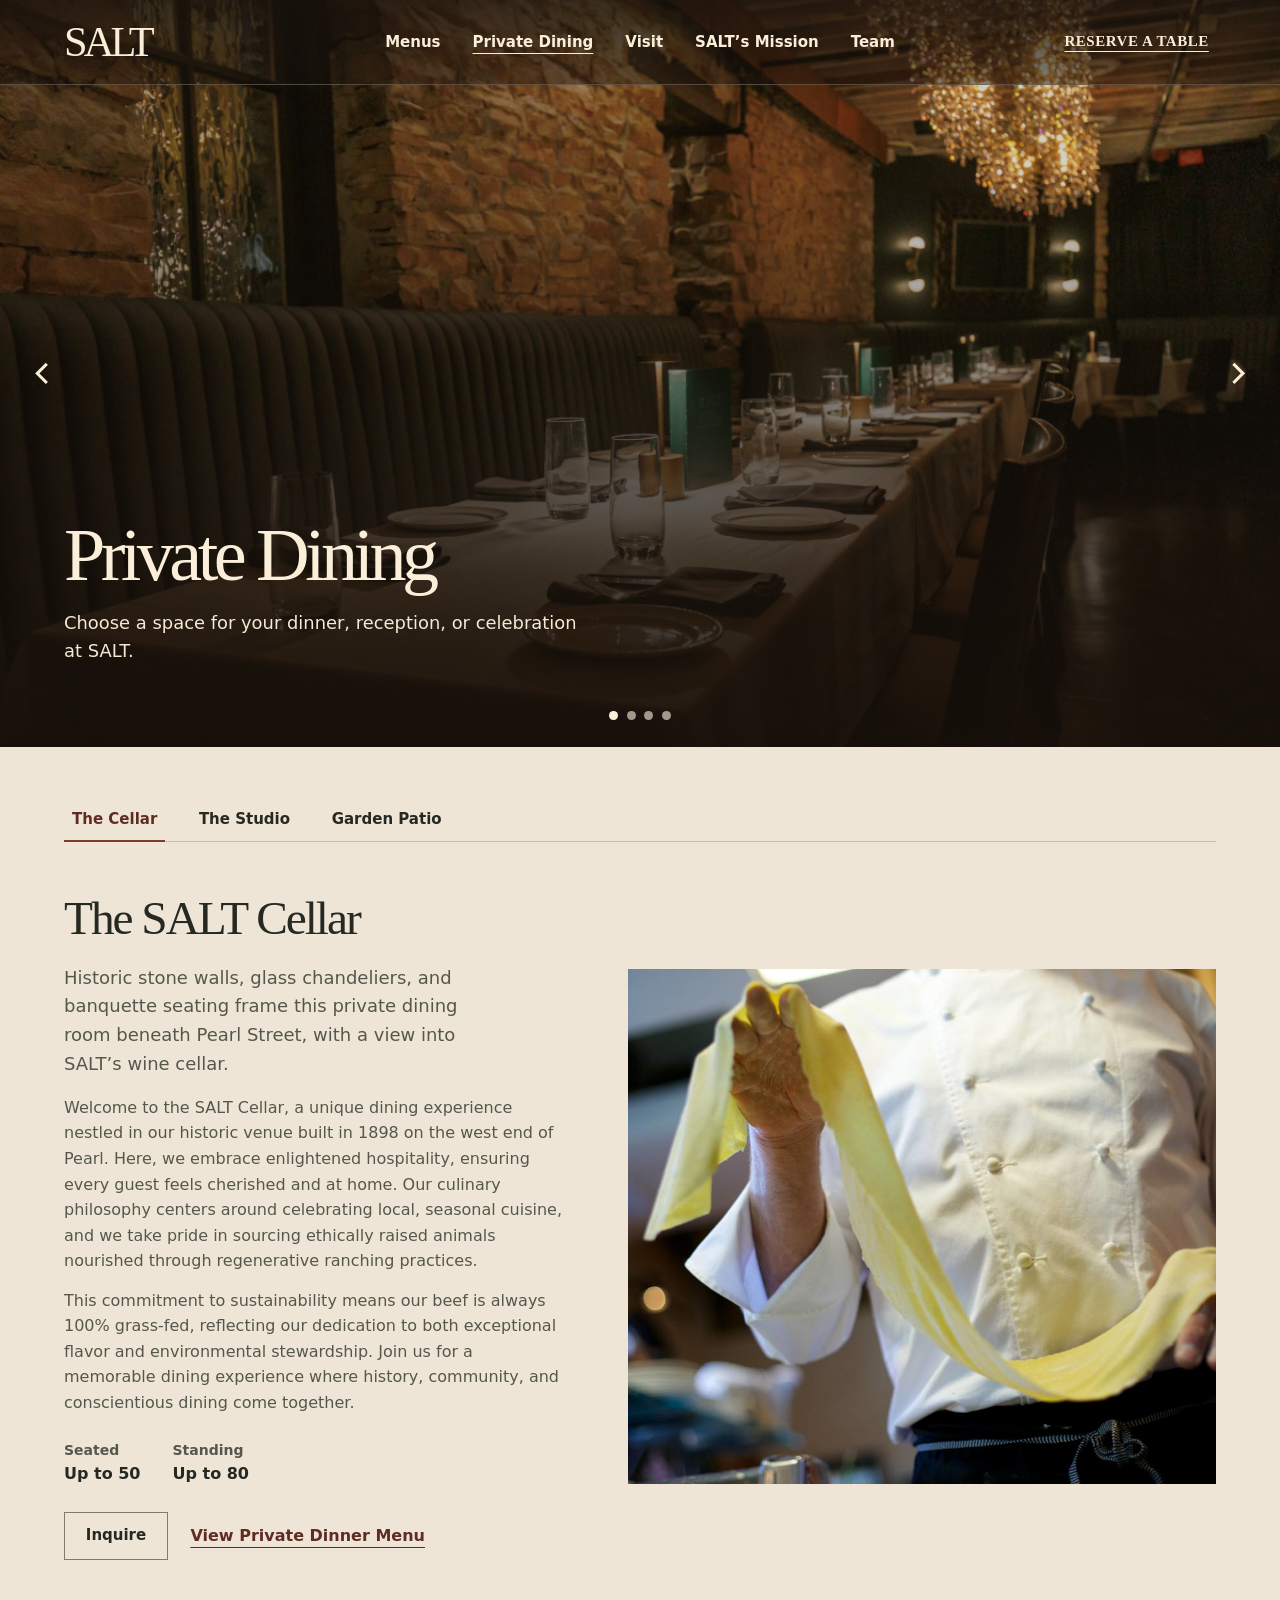
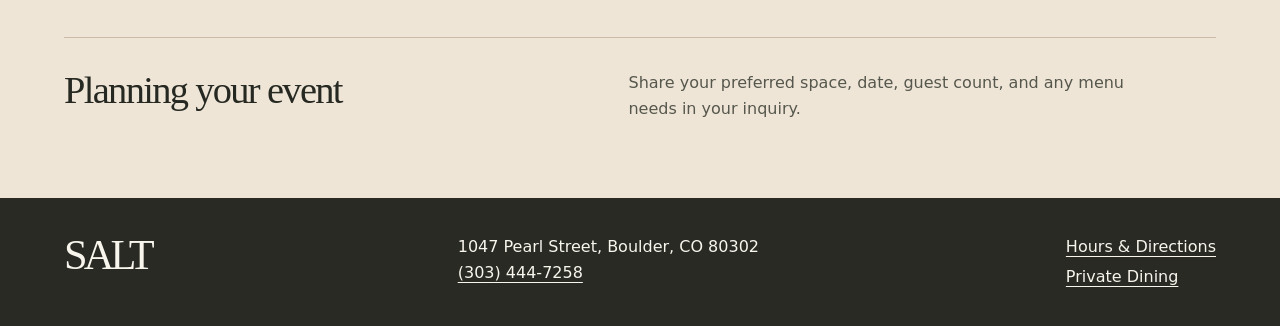
<file: private-dining.html>
<!doctype html>
<html lang="en">
<head>
  <meta charset="utf-8">
  <meta name="viewport" content="width=device-width, initial-scale=1">
  <meta name="description" content="Compare the SALT Cellar, the Studio, and the covered Garden Patio for your next private dinner or reception in Boulder.">
  <title>Private Dining &amp; Events | SALT Boulder</title>
  <link rel="icon" href="assets/favicon.png">
  <link rel="stylesheet" href="styles.css">
  <script src="site-nav.js" defer></script>
  <script src="opener.js" defer></script>
</head>
<body>
  <a class="skip-link" href="#main">Skip to content</a>
  <header class="site-header opener-header">
    <div class="header-inner wrap">
      <button class="nav-toggle" type="button" aria-controls="main-navigation" aria-expanded="false" aria-label="Open navigation" hidden>
        <span class="nav-toggle-icon" aria-hidden="true"></span>
      </button>
      <a class="wordmark" href="index.html" aria-label="SALT home">SALT</a>
      <nav class="site-nav" id="main-navigation" aria-label="Main navigation">
        <a href="menus.html">Menus</a>
        <a href="private-dining.html" aria-current="page">Private Dining</a>
        <a href="visit.html">Visit</a>
        <a class="mission-link" href="mission.html">SALT’s Mission</a>
        <a href="team.html">Team</a>
      </nav>
      <a class="button button-small reservation" href="https://www.opentable.com/r/salt-boulder">Reserve a Table</a>
    </div>
  </header>

  <main class="private-page" id="main" tabindex="-1">
    <section class="opener private-opener" aria-labelledby="venue-heading">
      <div class="cellar-gallery" role="group" aria-label="SALT Cellar photo gallery" tabindex="0">
        <div class="cellar-gallery-slide">
          <picture>
            <source media="(max-width: 43rem)" srcset="assets/salt-cellar-portrait.jpg" width="800" height="1200">
            <img class="opener-photo" src="assets/salt-cellar-wide.jpg" alt="A table set beneath the chandeliers in the SALT Cellar" width="1200" height="800" fetchpriority="high">
          </picture>
        </div>
        <div class="cellar-gallery-slide">
          <img class="opener-photo" src="assets/salt-cellar-banquette.jpg" alt="A long dinner table and banquette along the Cellar’s stone wall" width="1200" height="800" loading="lazy">
        </div>
        <div class="cellar-gallery-slide">
          <img class="opener-photo" src="assets/salt-cellar-wine.jpg" alt="Wine bottles stored in the SALT Cellar" width="1200" height="800" loading="lazy">
        </div>
        <div class="cellar-gallery-slide">
          <img class="opener-photo" src="assets/salt-cellar-cocktail.jpg" alt="A cocktail in a coupe glass on a wooden table at SALT" width="800" height="1200" loading="lazy">
        </div>
      </div>
      <div class="private-opener-copy wrap">
        <h1 id="venue-heading">Private Dining</h1>
        <p>Choose a space for your dinner, reception, or celebration at SALT.</p>
      </div>
      <div class="cellar-gallery-controls" role="group" aria-label="Cellar photo controls" hidden>
        <button class="cellar-gallery-arrow" type="button" data-photo-step="-1" aria-label="Previous photo"></button>
        <button class="cellar-gallery-arrow" type="button" data-photo-step="1" aria-label="Next photo"></button>
        <div class="cellar-gallery-dots" aria-hidden="true"></div>
        <span class="visually-hidden cellar-gallery-position" aria-live="polite" aria-atomic="true"></span>
      </div>
    </section>

    <section class="venue-page wrap" aria-label="Event spaces">
      <div class="venue-tabs" role="group" aria-label="Event spaces">
        <a id="tab-cellar" href="#cellar">The Cellar</a>
        <a id="tab-studio" href="#studio">The Studio</a>
        <a id="tab-garden-patio" href="#garden-patio">Garden Patio</a>
      </div>

      <section class="page-hero venue-panel" id="cellar" aria-labelledby="cellar-heading">
        <div class="page-hero-copy">
          <h2 id="cellar-heading">The SALT Cellar</h2>
          <p>Historic stone walls, glass chandeliers, and banquette seating frame this private dining room beneath Pearl Street, with a view into SALT’s wine cellar.</p>
          <div class="cellar-story">
            <p>Welcome to the SALT Cellar, a unique dining experience nestled in our historic venue built in 1898 on the west end of Pearl. Here, we embrace enlightened hospitality, ensuring every guest feels cherished and at home. Our culinary philosophy centers around celebrating local, seasonal cuisine, and we take pride in sourcing ethically raised animals nourished through regenerative ranching practices.</p>
            <p>This commitment to sustainability means our beef is always 100% grass-fed, reflecting our dedication to both exceptional flavor and environmental stewardship. Join us for a memorable dining experience where history, community, and conscientious dining come together.</p>
          </div>
          <dl class="venue-capacities" aria-label="Guest capacity">
            <div><dt>Seated</dt><dd>Up to 50</dd></div>
            <div><dt>Standing</dt><dd>Up to 80</dd></div>
          </dl>
          <div class="actions">
            <a class="button" href="https://app.perfectvenue.com/venues/salt-boulder/hello">Inquire</a>
            <a class="text-link" href="private-dinner-menu.html">View Private Dinner Menu</a>
          </div>
        </div>
        <img class="page-hero-image" src="assets/salt-cellar-pasta.jpg" alt="A cook holds a sheet of fresh pasta in the SALT kitchen" width="1200" height="800" loading="lazy">
      </section>

      <section class="page-hero venue-panel" id="studio" aria-labelledby="studio-heading">
        <div class="page-hero-copy">
          <h2 id="studio-heading">The Studio</h2>
          <p>A bright second-floor gallery created in collaboration with local artist Artie Sandstone. The space is set up for standing gatherings and cocktail receptions.</p>
          <dl class="venue-capacities" aria-label="Guest capacity">
            <div><dt>Standing only</dt><dd>Up to 50</dd></div>
          </dl>
          <div class="actions">
            <a class="button" href="https://app.perfectvenue.com/venues/salt-boulder/hello">Inquire</a>
          </div>
        </div>
        <figure class="venue-photo">
          <img class="page-hero-image" src="assets/salt-studio.jpg" alt="Cocktail tables set up among colorful artwork in the Studio" width="948" height="1014" loading="lazy">
          <figcaption>Photo courtesy of Artie Sandstone</figcaption>
        </figure>
      </section>

      <section class="page-hero venue-panel" id="garden-patio" aria-labelledby="patio-heading">
        <div class="page-hero-copy">
          <h2 id="patio-heading">Covered Garden Patio</h2>
          <p>Host a seated dinner or cocktail reception outdoors under cover, surrounded by seasonal flowers and greenery.</p>
          <dl class="venue-capacities" aria-label="Guest capacity">
            <div><dt>Seated</dt><dd>Up to 30</dd></div>
            <div><dt>Standing</dt><dd>Up to 50</dd></div>
          </dl>
          <div class="actions">
            <a class="button" href="https://app.perfectvenue.com/venues/salt-boulder/hello">Inquire</a>
            <a class="text-link" href="private-dinner-menu.html">View Private Dinner Menu</a>
          </div>
        </div>
        <img class="page-hero-image" src="assets/salt-garden-patio.jpg" alt="Tables beneath the covered patio beside SALT’s brick wall and flowering plants" width="1350" height="1520" loading="lazy">
      </section>
    </section>

    <section class="intro-note wrap" aria-labelledby="gather-heading">
      <h2 id="gather-heading">Planning your event</h2>
      <p>Share your preferred space, date, guest count, and any menu needs in your inquiry.</p>
    </section>
  </main>

  <footer class="site-footer">
    <div class="footer-inner wrap">
      <a class="wordmark" href="index.html" aria-label="SALT home">SALT</a>
      <address>1047 Pearl Street, Boulder, CO 80302<br><a href="tel:+13034447258">(303) 444-7258</a></address>
      <nav class="footer-nav" aria-label="Footer navigation">
        <a href="visit.html">Hours &amp; Directions</a>
        <a href="private-dining.html" aria-current="page">Private Dining</a>
      </nav>
    </div>
  </footer>

  <script>
    const cellarGallery = document.querySelector(".cellar-gallery");
    const galleryControls = document.querySelector(".cellar-gallery-controls");
    const galleryPosition = galleryControls.querySelector(".cellar-gallery-position");
    const galleryDots = Array.from(cellarGallery.children, () => document.createElement("span"));
    const galleryLength = galleryDots.length;
    galleryControls.querySelector(".cellar-gallery-dots").append(...galleryDots);

    function currentGalleryPhoto() {
      return Math.round(cellarGallery.scrollLeft / cellarGallery.clientWidth);
    }

    function moveGalleryPhoto(step) {
      const current = currentGalleryPhoto();
      const next = (current + step + galleryLength) % galleryLength;
      cellarGallery.scrollTo({
        left: next * cellarGallery.clientWidth,
        behavior: Math.abs(next - current) > 1 ? "instant" : "auto"
      });
    }

    galleryControls.querySelectorAll("button").forEach(button => {
      button.addEventListener("click", () => moveGalleryPhoto(Number(button.dataset.photoStep)));
    });
    cellarGallery.addEventListener("keydown", event => {
      if (event.key !== "ArrowLeft" && event.key !== "ArrowRight") return;
      event.preventDefault();
      moveGalleryPhoto(event.key === "ArrowLeft" ? -1 : 1);
    });
    function updateGalleryPosition() {
      const current = currentGalleryPhoto();
      const position = "Photo " + (current + 1) + " of " + galleryLength;
      if (galleryPosition.textContent === position) return;
      galleryPosition.textContent = position;
      galleryDots.forEach((dot, index) => dot.classList.toggle("is-current", index === current));
    }

    cellarGallery.addEventListener("scroll", updateGalleryPosition, { passive: true });
    updateGalleryPosition();
    galleryControls.hidden = false;

    const venueTabList = document.querySelector(".venue-tabs");
    const venueTabs = [...venueTabList.querySelectorAll("a")];
    const venuePanels = venueTabs.map(tab => document.getElementById(tab.hash.slice(1)));

    function showVenue(activeIndex) {
      venueTabs.forEach((tab, index) => {
        const active = index === activeIndex;
        tab.setAttribute("aria-selected", String(active));
        tab.tabIndex = active ? 0 : -1;
        venuePanels[index].hidden = !active;
      });
    }

    function selectVenue(index) {
      showVenue(index);
      history.replaceState(history.state, "", venueTabs[index].hash);
      venueTabs[index].focus();
    }

    function showVenueFromHash() {
      showVenue(Math.max(0, venueTabs.findIndex(tab => tab.hash === location.hash)));
    }

    venueTabList.setAttribute("role", "tablist");
    venueTabs.forEach((tab, index) => {
      const panel = venuePanels[index];
      tab.setAttribute("role", "tab");
      tab.setAttribute("aria-controls", panel.id);
      panel.setAttribute("role", "tabpanel");
      panel.setAttribute("aria-labelledby", tab.id);
      panel.tabIndex = 0;

      tab.addEventListener("click", event => {
        event.preventDefault();
        selectVenue(index);
      });

      tab.addEventListener("keydown", event => {
        let next;
        switch (event.key) {
          case "ArrowLeft": next = (index + venueTabs.length - 1) % venueTabs.length; break;
          case "ArrowRight": next = (index + 1) % venueTabs.length; break;
          case "Home": next = 0; break;
          case "End": next = venueTabs.length - 1; break;
          case " ": next = index; break;
          default: return;
        }
        event.preventDefault();
        selectVenue(next);
      });
    });

    window.addEventListener("hashchange", showVenueFromHash);
    showVenueFromHash();
  </script>
</body>
</html>
</file>
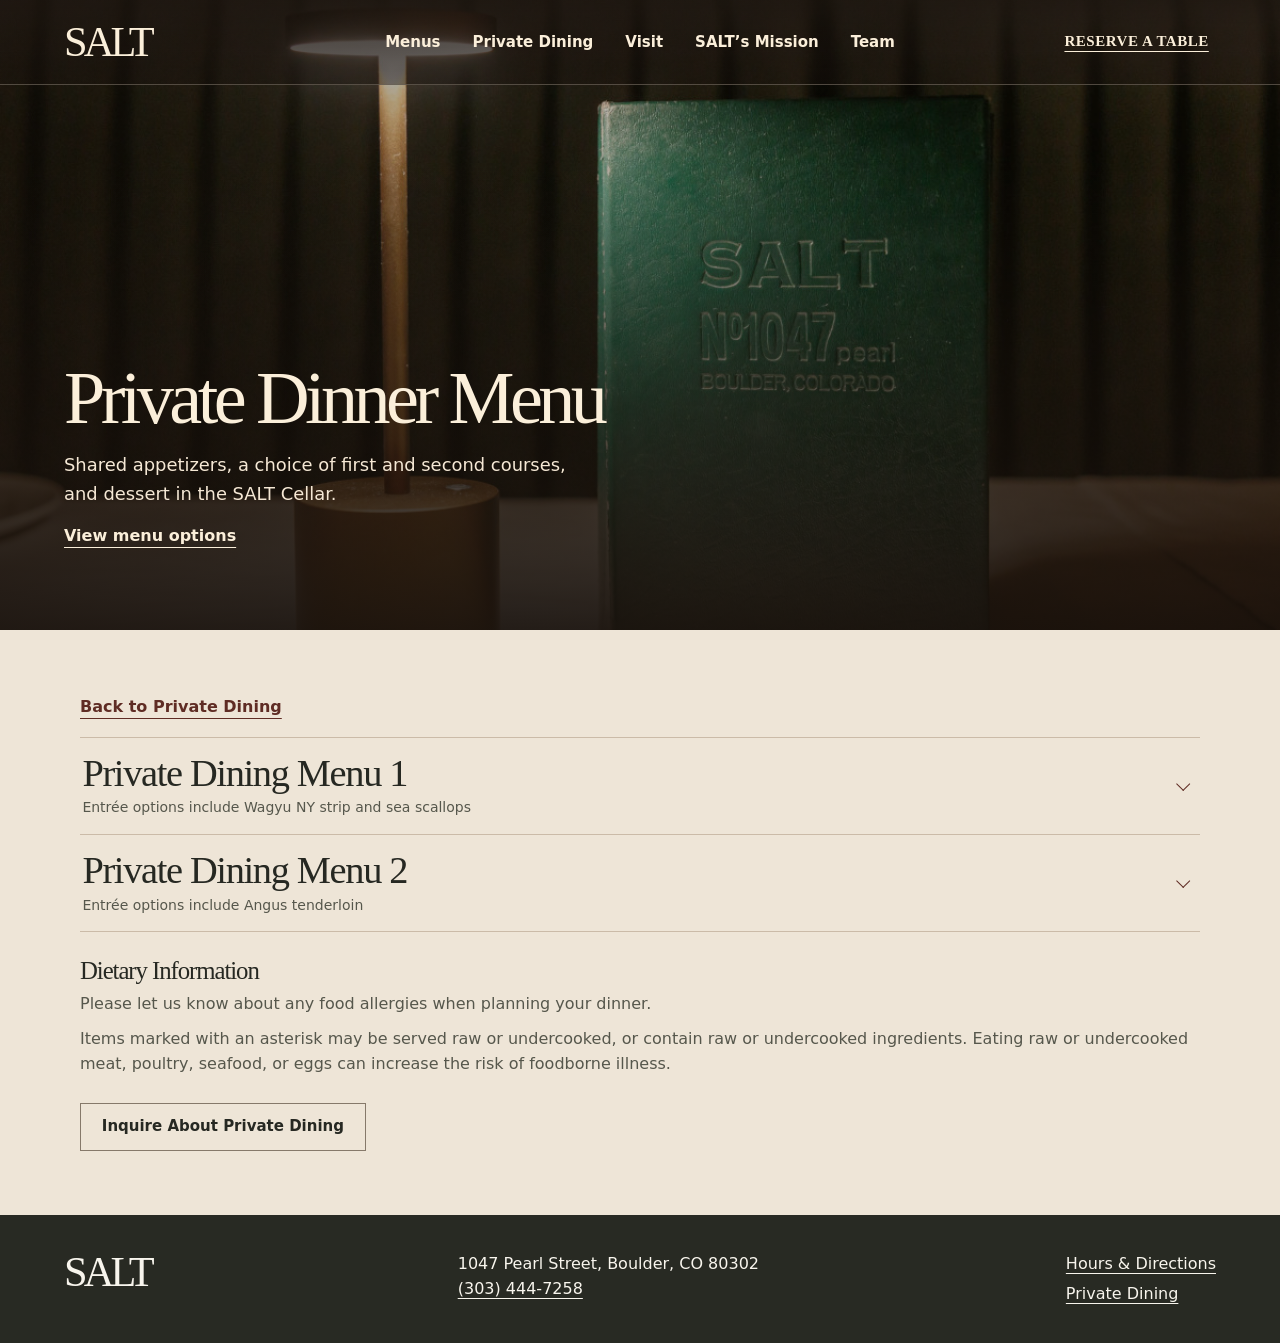
<file: private-dinner-menu.html>
<!doctype html>
<html lang="en">
<head>
  <meta charset="utf-8">
  <meta name="viewport" content="width=device-width, initial-scale=1">
  <meta name="description" content="View both private dinner menus at the SALT Cellar. Explore the shared appetizers, course choices, and desserts for your gathering on Pearl Street.">
  <title>Private Dinner Menu | SALT Boulder</title>
  <link rel="icon" href="assets/favicon.png">
  <link rel="stylesheet" href="styles.css">
  <script src="site-nav.js" defer></script>
  <script src="opener.js" defer></script>
</head>
<body>
  <a class="skip-link" href="#main">Skip to content</a>
  <header class="site-header opener-header">
    <div class="header-inner wrap">
      <button class="nav-toggle" type="button" aria-controls="main-navigation" aria-expanded="false" aria-label="Open navigation" hidden>
        <span class="nav-toggle-icon" aria-hidden="true"></span>
      </button>
      <a class="wordmark" href="index.html" aria-label="SALT home">SALT</a>
      <nav class="site-nav" id="main-navigation" aria-label="Main navigation">
        <a href="menus.html">Menus</a>
        <a href="private-dining.html">Private Dining</a>
        <a href="visit.html">Visit</a>
        <a class="mission-link" href="mission.html">SALT’s Mission</a>
        <a href="team.html">Team</a>
      </nav>
      <a class="button button-small reservation" href="https://www.opentable.com/r/salt-boulder">Reserve a Table</a>
    </div>
  </header>

  <main class="private-page" id="main" tabindex="-1">
    <section class="opener private-opener private-opener-menu" aria-labelledby="private-menu-heading">
      <img class="opener-photo" src="assets/salt-cellar-menu.jpg" alt="A SALT menu and table lamp in the Cellar" width="1200" height="800" fetchpriority="high">
      <div class="private-opener-copy wrap">
        <h1 id="private-menu-heading">Private Dinner Menu</h1>
        <p>Shared appetizers, a choice of first and second courses, and dessert in the SALT Cellar.</p>
        <a class="text-link" href="#menu-sections">View menu options</a>
      </div>
    </section>

    <section class="private-menu-body wrap" aria-label="Private dinner menu options">
      <a class="text-link" href="private-dining.html">Back to Private Dining</a>
      <div class="menus-list" id="menu-sections" tabindex="-1">
        <details class="menu-panel" name="service" id="menu-one">
          <summary>
            <span class="menu-label">Private Dining Menu 1</span>
            <span class="menu-caption">Entrée options include Wagyu NY strip and sea scallops</span>
          </summary>
          <div class="menu-content">
            <div class="menu-groups">
              <section class="menu-group">
                <h3>Shared Appetizers</h3>
                <ul class="menu-items" role="list">
                  <li class="menu-item">
                    <div class="menu-item-line">
                      <span class="menu-item-name">Cheese &amp; Charcuterie Board</span>
                    </div>
                    <p class="menu-description">Chef’s selection of local, domestic, imported cheeses, &amp; salami with accoutrements</p>
                  </li>
                  <li class="menu-item">
                    <div class="menu-item-line">
                      <span class="menu-item-name">Brussels Sprouts</span>
                    </div>
                    <p class="dietary-tags">Gluten free · Dairy free · Vegan</p>
                    <p class="menu-description">Agave-sriracha lime glaze, beet hummus, pickled onion, almonds</p>
                  </li>
                  <li class="menu-item">
                    <div class="menu-item-line">
                      <span class="menu-item-name">Roasted Asparagus</span>
                    </div>
                    <p class="dietary-tags">Gluten free</p>
                    <p class="menu-description">Local hazel dell mushroom, shaved parmigianno reggiano, balsamic</p>
                  </li>
                </ul>
              </section>
              <section class="menu-group">
                <h3>First Course</h3>
                <p class="menu-group-note">Choice of</p>
                <ul class="menu-items" role="list">
                  <li class="menu-item">
                    <div class="menu-item-line">
                      <span class="menu-item-name">The Original Tomato Soup</span>
                    </div>
                    <p class="dietary-tags">Gluten-free option · Vegetarian</p>
                    <p class="menu-description">Petite grilled goat cheese sandwich, tuscan olive oil</p>
                  </li>
                  <li class="menu-item">
                    <div class="menu-item-line">
                      <span class="menu-item-name">Citrus Avocado Salad</span>
                    </div>
                    <p class="dietary-tags">Vegan · Gluten free</p>
                    <p class="menu-description">Organic spring mix, arugula, cara cara &amp; blood orange, avocado, fennel, almonds, blood orange basil vinaigrette, polenta croutons</p>
                  </li>
                </ul>
              </section>
              <section class="menu-group">
                <h3>Second Course</h3>
                <p class="menu-group-note">Choice of</p>
                <ul class="menu-items" role="list">
                  <li class="menu-item">
                    <div class="menu-item-line">
                      <span class="menu-item-name">Rosemary Roasted Chicken</span>
                    </div>
                    <p class="dietary-tags">Gluten free · Dairy-free option</p>
                    <p class="menu-description">Fire roasted chicken breast and confit thigh, garlic mashed potatoes, spring vegetables, proscuitto di parma whole grain mustard sauce</p>
                  </li>
                  <li class="menu-item">
                    <div class="menu-item-line">
                      <span class="menu-item-name">Grass-Finished Wagyu NY Strip</span>
                    </div>
                    <p class="dietary-tags">Gluten free</p>
                    <p class="menu-description">Garlic mashed potatoes, asparagus, cabernet butter</p>
                  </li>
                  <li class="menu-item">
                    <div class="menu-item-line">
                      <span class="menu-item-name">Grilled Mahi Mahi*</span>
                    </div>
                    <p class="dietary-tags">Gluten free</p>
                    <p class="menu-description">Lyonnaise fingerling potatoes, snap pea, fava, roasted carrot, whole grain mustard beurre blanc</p>
                  </li>
                  <li class="menu-item">
                    <div class="menu-item-line">
                      <span class="menu-item-name">Vegetable Tasting</span>
                    </div>
                    <p class="dietary-tags">Vegan · Gluten free</p>
                    <p class="menu-description">English pea &amp; fava crostini, grilled local hazel dell trumpet mushroom, roasted sea salt asparagus, honey cardamom carrot, quinoa salad, sesame chile snap peas</p>
                    <img class="menu-item-photo" src="assets/salt-private-vegetable-tasting.jpg" alt="SALT’s Vegetable Tasting with greens, vegetables, and a sunflower garnish" width="800" height="800" loading="lazy">
                  </li>
                  <li class="menu-item">
                    <div class="menu-item-line">
                      <span class="menu-item-name">Gnocchi Bolognese</span>
                    </div>
                    <p class="menu-description">House made gnocchi, grass-finished beef and pork, aromatics, san marzano tomatoes, cream, parmigiano reggiano</p>
                  </li>
                  <li class="menu-item">
                    <div class="menu-item-line">
                      <span class="menu-item-name">Pan Seared Sea Scallops*</span>
                    </div>
                    <p class="dietary-tags">Gluten free</p>
                    <p class="menu-description">Wood roasted butternut squash, bacon lardon, shallots, champagne-crème fraîche pan sauce, chives</p>
                  </li>
                </ul>
              </section>
              <section class="menu-group">
                <h3>Third Course</h3>
                <ul class="menu-items" role="list">
                  <li class="menu-item">
                    <div class="menu-item-line">
                      <span class="menu-item-name">Dessert Bites</span>
                    </div>
                    <p class="menu-description">Assorted offerings</p>
                  </li>
                </ul>
              </section>
            </div>
            <a class="text-link menu-return" href="#menu-sections">Back to menu options</a>
          </div>
        </details>
        <details class="menu-panel" name="service" id="menu-two">
          <summary>
            <span class="menu-label">Private Dining Menu 2</span>
            <span class="menu-caption">Entrée options include Angus tenderloin</span>
          </summary>
          <div class="menu-content">
            <div class="menu-groups">
              <section class="menu-group">
                <h3>Shared Appetizers</h3>
                <ul class="menu-items" role="list">
                  <li class="menu-item">
                    <div class="menu-item-line">
                      <span class="menu-item-name">Cheese &amp; Charcuterie Board</span>
                    </div>
                    <p class="menu-description">Chef’s selection of local, domestic, imported cheeses, &amp; salami with accoutrements</p>
                  </li>
                  <li class="menu-item">
                    <div class="menu-item-line">
                      <span class="menu-item-name">Brussels Sprouts</span>
                    </div>
                    <p class="dietary-tags">Gluten free · Dairy free · Vegan</p>
                    <p class="menu-description">Agave-sriracha lime glaze, beet hummus, pickled onion, almonds</p>
                  </li>
                  <li class="menu-item">
                    <div class="menu-item-line">
                      <span class="menu-item-name">Roasted Asparagus</span>
                    </div>
                    <p class="dietary-tags">Gluten free</p>
                    <p class="menu-description">Local hazel dell mushroom, shaved parmigianno reggiano, balsamic</p>
                  </li>
                </ul>
              </section>
              <section class="menu-group">
                <h3>First Course</h3>
                <p class="menu-group-note">Choice of</p>
                <ul class="menu-items" role="list">
                  <li class="menu-item">
                    <div class="menu-item-line">
                      <span class="menu-item-name">The Original Tomato Soup</span>
                    </div>
                    <p class="dietary-tags">Gluten-free option · Vegetarian</p>
                    <p class="menu-description">Petite grilled goat cheese sandwich, tuscan olive oil</p>
                  </li>
                  <li class="menu-item">
                    <div class="menu-item-line">
                      <span class="menu-item-name">Citrus Avocado Salad</span>
                    </div>
                    <p class="dietary-tags">Vegan · Gluten free</p>
                    <p class="menu-description">Organic spring mix, arugula, cara cara &amp; blood orange, avocado, fennel, almonds, bloodorange basil vinaigrette, polenta croutons</p>
                  </li>
                </ul>
              </section>
              <section class="menu-group">
                <h3>Second Course</h3>
                <p class="menu-group-note">Choice of</p>
                <ul class="menu-items" role="list">
                  <li class="menu-item">
                    <div class="menu-item-line">
                      <span class="menu-item-name">Rosemary Roasted Chicken</span>
                    </div>
                    <p class="dietary-tags">Gluten free · Dairy-free option</p>
                    <p class="menu-description">Fire roasted chicken breast and confit thigh, garlic mashed potatoes, spring vegetables, proscuitto di parma whole grain mustard sauce</p>
                  </li>
                  <li class="menu-item">
                    <div class="menu-item-line">
                      <span class="menu-item-name">Grass-Finished Angus Tenderloin</span>
                    </div>
                    <p class="dietary-tags">Gluten free</p>
                    <p class="menu-description">Garlic mashed potatoes, asparagus, cabernet butter</p>
                  </li>
                  <li class="menu-item">
                    <div class="menu-item-line">
                      <span class="menu-item-name">Grilled Mahi Mahi*</span>
                    </div>
                    <p class="dietary-tags">Gluten free</p>
                    <p class="menu-description">Lyonnaise fingerling potatoes, snap pea, fava, roasted carrot, whole grain mustard beurre blanc</p>
                  </li>
                  <li class="menu-item">
                    <div class="menu-item-line">
                      <span class="menu-item-name">Vegetable Tasting</span>
                    </div>
                    <p class="dietary-tags">Vegan · Gluten free</p>
                    <p class="menu-description">English pea &amp; fava crostini, grilled local hazel dell trumpet mushroom, roasted sea salt asparagus, honey cardamom carrot, quinoa salad, sesame chile snap peas</p>
                  </li>
                  <li class="menu-item">
                    <div class="menu-item-line">
                      <span class="menu-item-name">Gnocchi Bolognese</span>
                    </div>
                    <p class="menu-description">House made gnocchi, grass-finished beef and pork, aromatics, san marzano tomatoes, cream, parmigiano reggiano</p>
                  </li>
                </ul>
              </section>
              <section class="menu-group">
                <h3>Third Course</h3>
                <ul class="menu-items" role="list">
                  <li class="menu-item">
                    <div class="menu-item-line">
                      <span class="menu-item-name">Dessert Bites</span>
                    </div>
                    <p class="menu-description">Assorted offerings</p>
                  </li>
                </ul>
              </section>
            </div>
            <a class="text-link menu-return" href="#menu-sections">Back to menu options</a>
          </div>
        </details>

        <section class="dietary-note" aria-labelledby="dietary-heading">
          <h2 id="dietary-heading">Dietary Information</h2>
          <p>Please let us know about any food allergies when planning your dinner.</p>
          <p>Items marked with an asterisk may be served raw or undercooked, or contain raw or undercooked ingredients. Eating raw or undercooked meat, poultry, seafood, or eggs can increase the risk of foodborne illness.</p>
        </section>
        <div class="actions">
          <a class="button" href="https://app.perfectvenue.com/venues/salt-boulder/hello">Inquire About Private Dining</a>
        </div>
      </div>
    </section>
  </main>

  <footer class="site-footer">
    <div class="footer-inner wrap">
      <a class="wordmark" href="index.html" aria-label="SALT home">SALT</a>
      <address>1047 Pearl Street, Boulder, CO 80302<br><a href="tel:+13034447258">(303) 444-7258</a></address>
      <nav class="footer-nav" aria-label="Footer navigation">
        <a href="visit.html">Hours &amp; Directions</a>
        <a href="private-dining.html">Private Dining</a>
      </nav>
    </div>
  </footer>
</body>
</html>
</file>
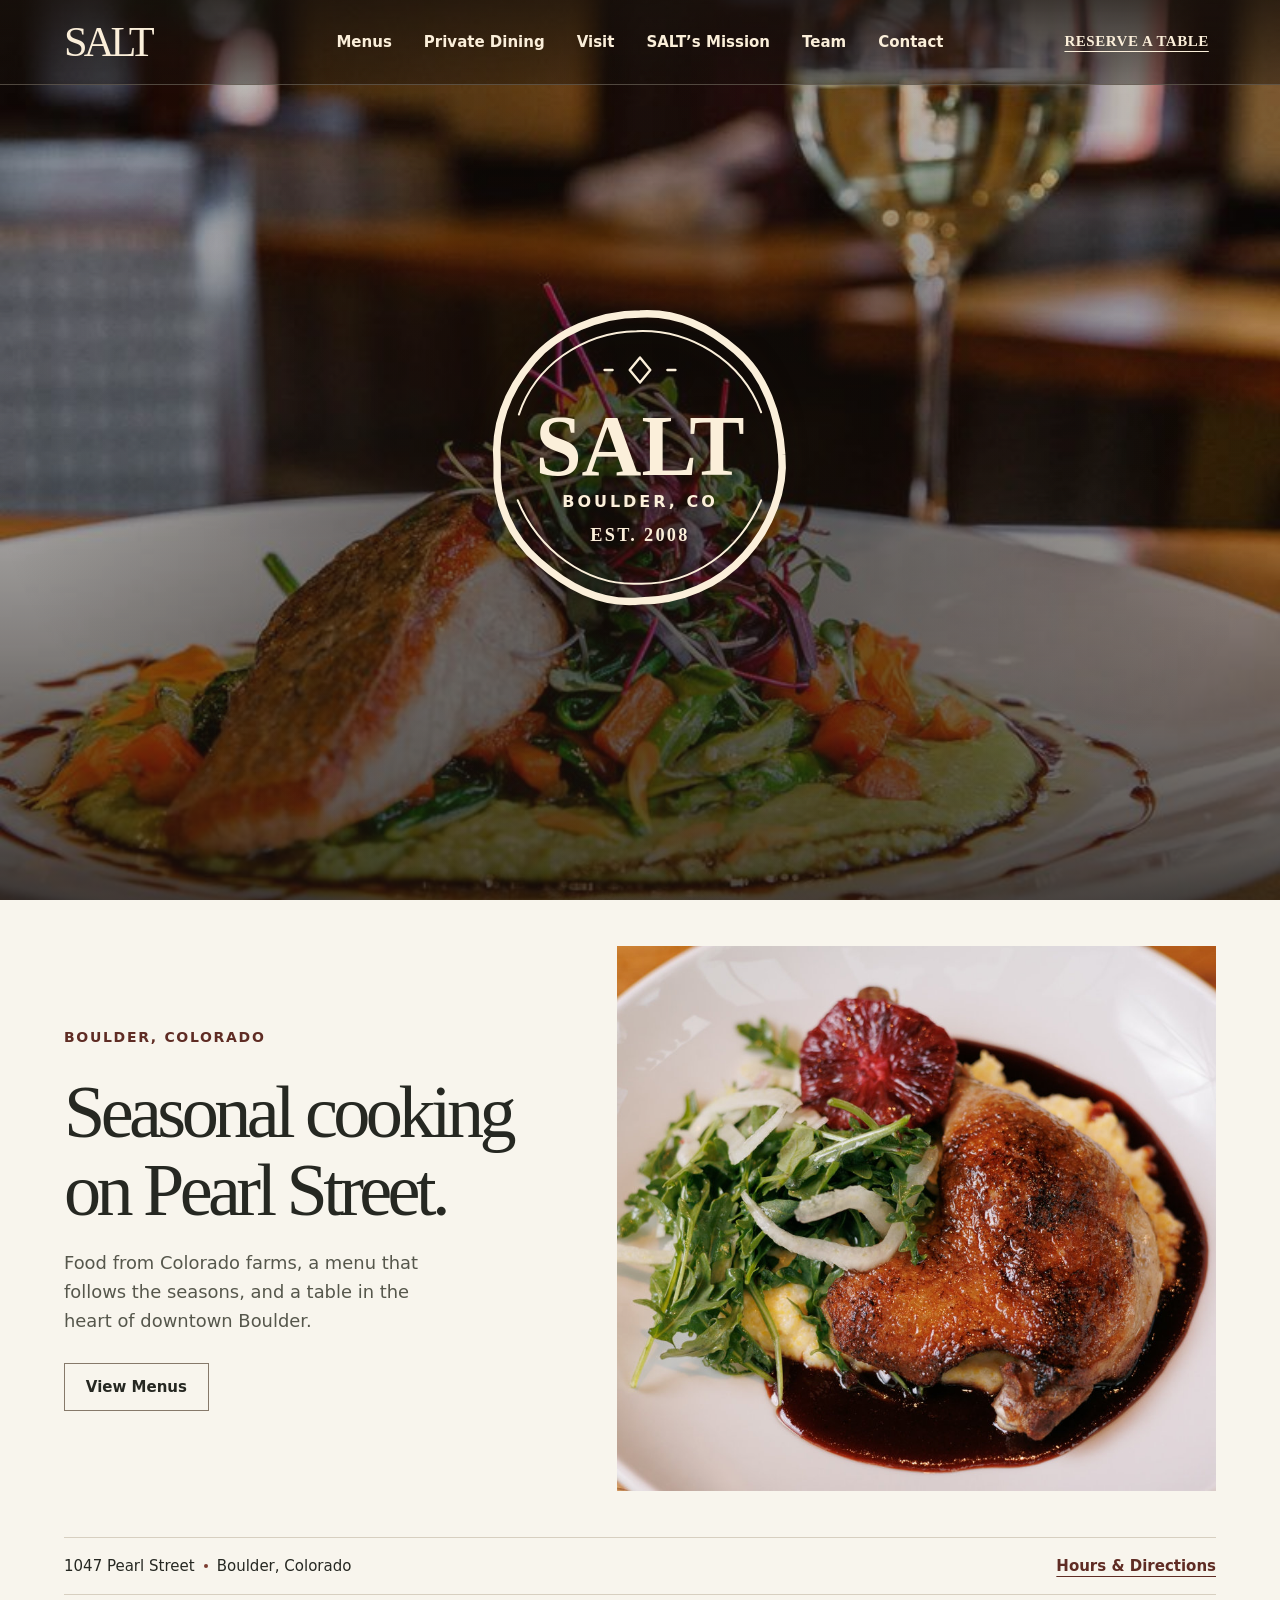
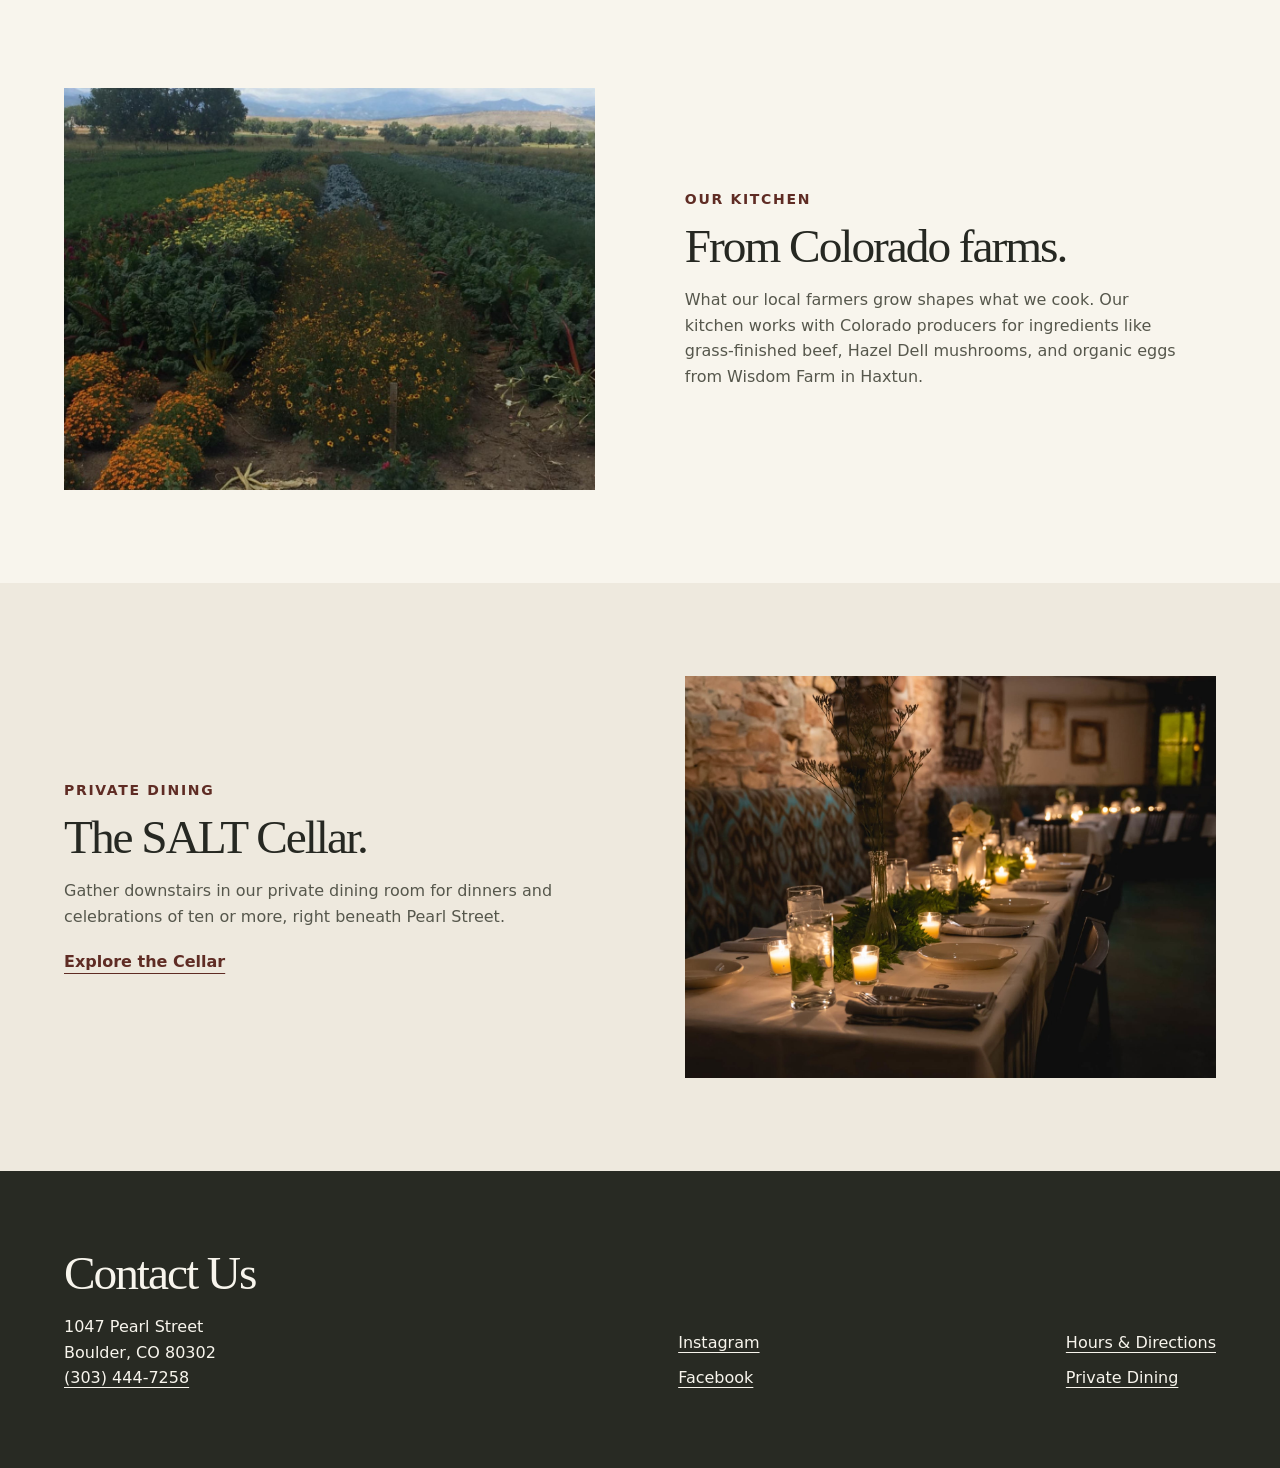
<file: SALT.html>
<!doctype html>
<html lang="en">
<head>
  <meta charset="utf-8">
  <meta name="viewport" content="width=device-width, initial-scale=1">
  <meta http-equiv="refresh" content="0; url=./index.html">
  <title>SALT Boulder</title>
</head>
<body>
  <p><a href="./index.html">Continue to the SALT homepage</a></p>
</body>
</html>
</file>
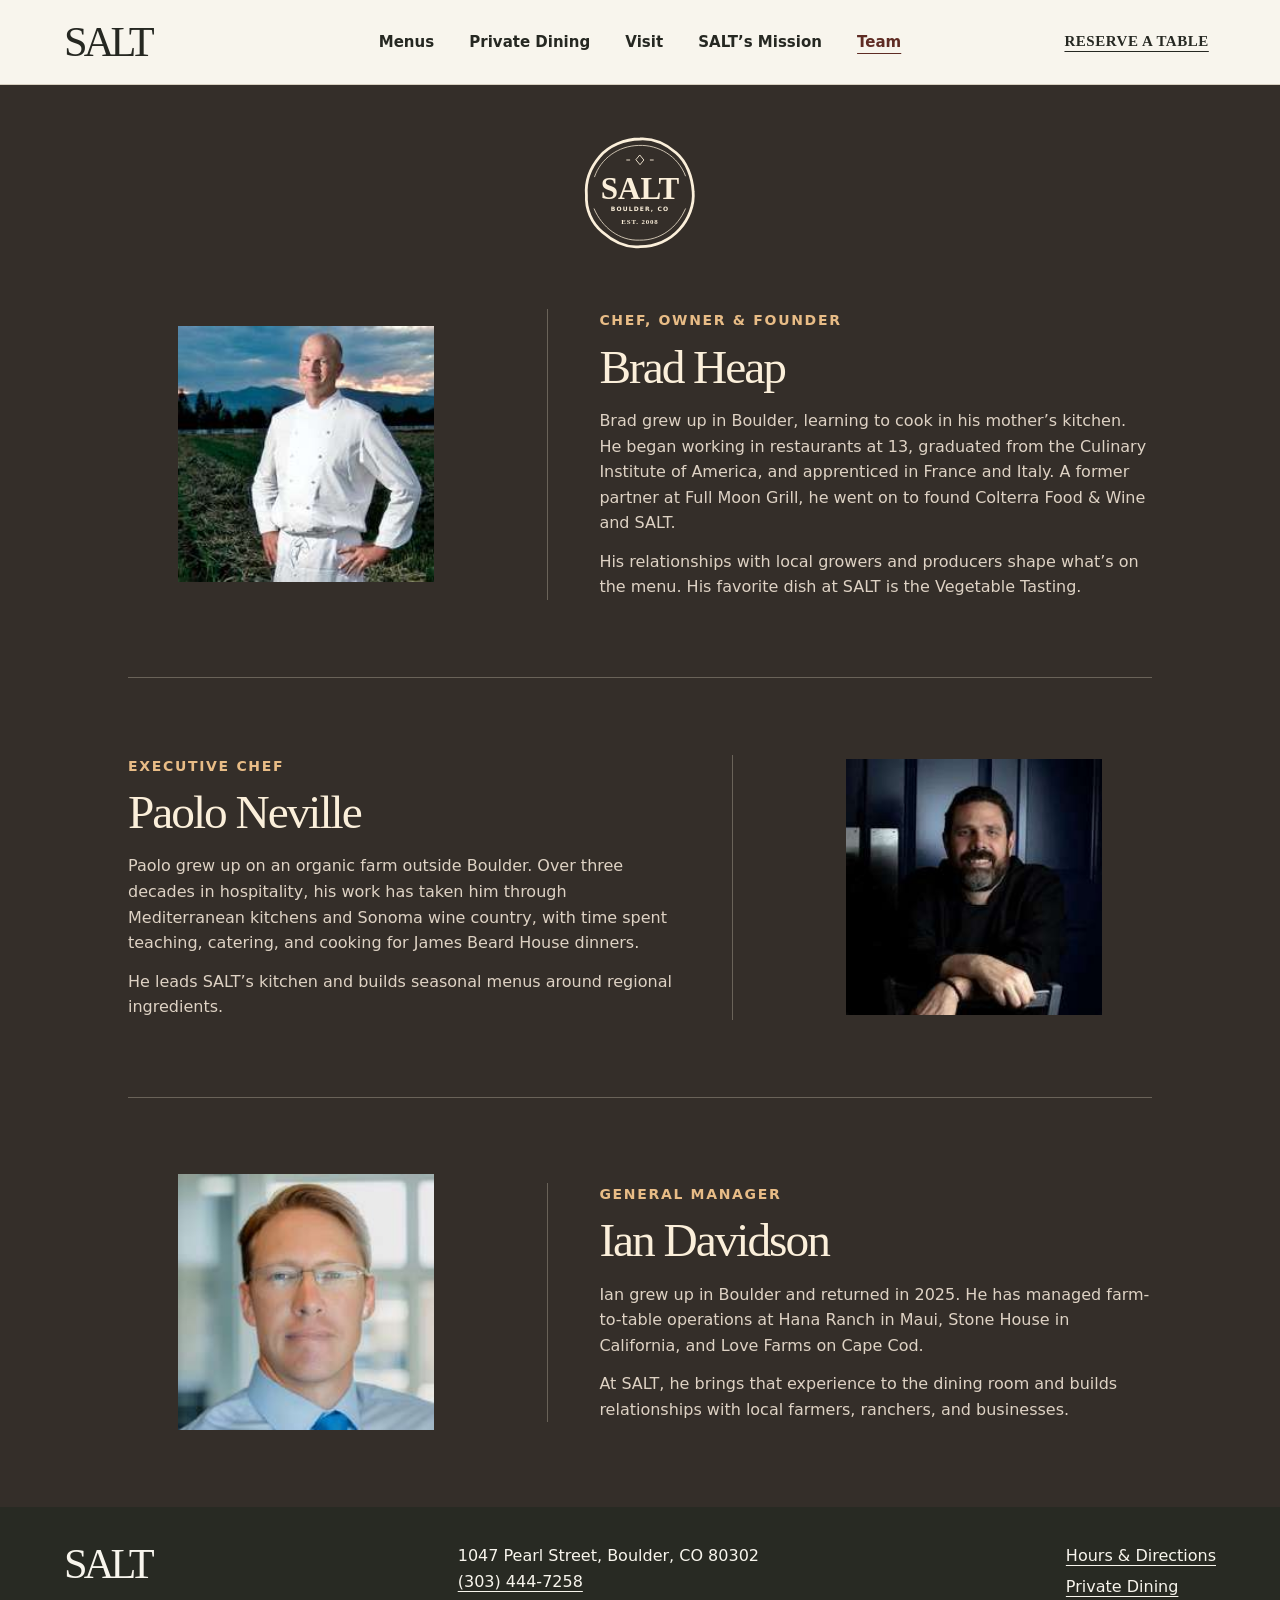
<file: team.html>
<!doctype html>
<html lang="en">
<head>
  <meta charset="utf-8">
  <meta name="viewport" content="width=device-width, initial-scale=1">
  <meta name="description" content="Meet Brad Heap, Paolo Neville, and Ian Davidson, the people who lead the kitchen and dining room at SALT in Boulder.">
  <title>Our Team | SALT Boulder</title>
  <link rel="icon" href="assets/favicon.png">
  <link rel="stylesheet" href="styles.css">
  <script src="site-nav.js" defer></script>
</head>
<body>
  <a class="skip-link" href="#main">Skip to content</a>
  <header class="site-header">
    <div class="header-inner wrap">
      <button class="nav-toggle" type="button" aria-controls="main-navigation" aria-expanded="false" aria-label="Open navigation" hidden>
        <span class="nav-toggle-icon" aria-hidden="true"></span>
      </button>
      <a class="wordmark" href="index.html" aria-label="SALT home">SALT</a>
      <nav class="site-nav" id="main-navigation" aria-label="Main navigation">
        <a href="menus.html">Menus</a>
        <a href="private-dining.html">Private Dining</a>
        <a href="visit.html">Visit</a>
        <a class="mission-link" href="mission.html">SALT’s Mission</a>
        <a href="team.html" aria-current="page">Team</a>
      </nav>
      <a class="button button-small reservation" href="https://www.opentable.com/r/salt-boulder">Reserve a Table</a>
    </div>
  </header>

  <main id="main" class="team-page" tabindex="-1">
    <h1 class="visually-hidden">Team</h1>
    <img class="team-seal" src="assets/salt-field-seal.svg" alt="SALT, Boulder, Colorado, established 2008" width="280" height="280">
    <section class="team-profiles wrap" aria-label="Team profiles">
      <article class="feature team-profile" id="brad-heap" aria-labelledby="brad-name">
        <img class="feature-image" src="assets/salt-team-brad-heap.jpg" alt="Brad Heap" width="220" height="220" fetchpriority="high">
        <div class="feature-copy">
          <p class="kicker">Chef, Owner &amp; Founder</p>
          <h2 id="brad-name">Brad Heap</h2>
          <p>Brad grew up in Boulder, learning to cook in his mother’s kitchen. He began working in restaurants at 13, graduated from the Culinary Institute of America, and apprenticed in France and Italy. A former partner at Full Moon Grill, he went on to found Colterra Food &amp; Wine and SALT.</p>
          <p>His relationships with local growers and producers shape what’s on the menu. His favorite dish at SALT is the Vegetable Tasting.</p>
        </div>
      </article>

      <article class="feature feature-reverse team-profile" id="paolo-neville" aria-labelledby="paolo-name">
        <img class="feature-image" src="assets/salt-team-paolo-neville.jpg" alt="Paolo Neville" width="230" height="230" loading="lazy">
        <div class="feature-copy">
          <p class="kicker">Executive Chef</p>
          <h2 id="paolo-name">Paolo Neville</h2>
          <p>Paolo grew up on an organic farm outside Boulder. Over three decades in hospitality, his work has taken him through Mediterranean kitchens and Sonoma wine country, with time spent teaching, catering, and cooking for James Beard House dinners.</p>
          <p>He leads SALT’s kitchen and builds seasonal menus around regional ingredients.</p>
        </div>
      </article>

      <article class="feature team-profile" id="ian-davidson" aria-labelledby="ian-name">
        <img class="feature-image" src="assets/salt-team-ian-davidson.jpg" alt="Ian Davidson" width="230" height="230" loading="lazy">
        <div class="feature-copy">
          <p class="kicker">General Manager</p>
          <h2 id="ian-name">Ian Davidson</h2>
          <p>Ian grew up in Boulder and returned in 2025. He has managed farm-to-table operations at Hana Ranch in Maui, Stone House in California, and Love Farms on Cape Cod.</p>
          <p>At SALT, he brings that experience to the dining room and builds relationships with local farmers, ranchers, and businesses.</p>
        </div>
      </article>
    </section>
  </main>

  <footer class="site-footer">
    <div class="footer-inner wrap">
      <a class="wordmark" href="index.html" aria-label="SALT home">SALT</a>
      <address>1047 Pearl Street, Boulder, CO 80302<br><a href="tel:+13034447258">(303) 444-7258</a></address>
      <nav class="footer-nav" aria-label="Footer navigation">
        <a href="visit.html">Hours &amp; Directions</a>
        <a href="private-dining.html">Private Dining</a>
      </nav>
    </div>
  </footer>

  <script>
    if ("IntersectionObserver" in window && !window.matchMedia("(prefers-reduced-motion: reduce)").matches) {
      const profileObserver = new IntersectionObserver((entries, observer) => {
        for (const entry of entries) {
          if (entry.isIntersecting) {
            entry.target.classList.remove("team-profile-pending");
            observer.unobserve(entry.target);
          }
        }
      }, { threshold: 0.12 });

      for (const profile of document.querySelectorAll(".team-profile")) {
        profile.classList.add("team-profile-pending");
        profileObserver.observe(profile);
      }
    }
  </script>
</body>
</html>
</file>
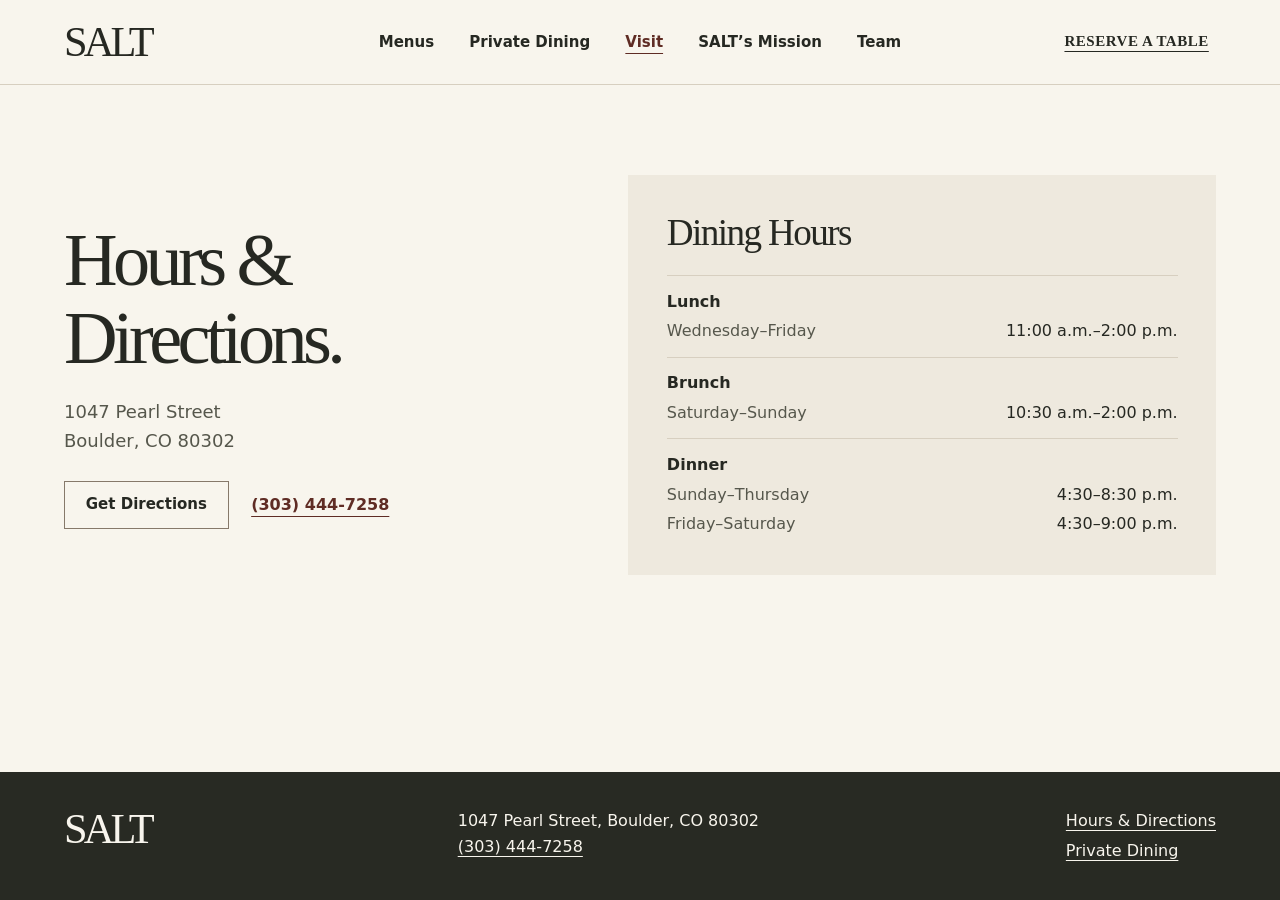
<file: visit.html>
<!doctype html>
<html lang="en">
<head>
  <meta charset="utf-8">
  <meta name="viewport" content="width=device-width, initial-scale=1">
  <meta name="description" content="Find SALT’s lunch, brunch, and dinner hours, directions to 1047 Pearl Street in Boulder, and contact information.">
  <title>Hours &amp; Directions | SALT Boulder</title>
  <link rel="icon" href="assets/favicon.png">
  <link rel="stylesheet" href="styles.css">
  <script src="site-nav.js" defer></script>
</head>
<body>
  <a class="skip-link" href="#main">Skip to content</a>
  <header class="site-header">
    <div class="header-inner wrap">
      <button class="nav-toggle" type="button" aria-controls="main-navigation" aria-expanded="false" aria-label="Open navigation" hidden>
        <span class="nav-toggle-icon" aria-hidden="true"></span>
      </button>
      <a class="wordmark" href="index.html" aria-label="SALT home">SALT</a>
      <nav class="site-nav" id="main-navigation" aria-label="Main navigation">
        <a href="menus.html">Menus</a>
        <a href="private-dining.html">Private Dining</a>
        <a href="visit.html" aria-current="page">Visit</a>
        <a class="mission-link" href="mission.html">SALT’s Mission</a>
        <a href="team.html">Team</a>
      </nav>
      <a class="button button-small reservation" href="https://www.opentable.com/r/salt-boulder">Reserve a Table</a>
    </div>
  </header>

  <main id="main" tabindex="-1">
    <section class="page-hero visit-hero wrap" aria-labelledby="visit-heading">
      <div class="page-hero-copy">
        <h1 id="visit-heading">Hours &amp;<br> Directions.</h1>
        <address>1047 Pearl Street<br>Boulder, CO 80302</address>
        <div class="actions">
          <a class="button" href="https://www.google.com/maps/place/SALT/@40.0176862,-105.284111,1347m/data=!3m2!1e3!4b1!4m6!3m5!1s0x876bec26fb0ff6bd:0xc124b90791b88a68!8m2!3d40.0176821!4d-105.2815361!16s%2Fg%2F1tpn31dg?entry=ttu&amp;g_ep=EgoyMDI2MTEyMi4wIKXMDSoASAFQAw%3D%3D">Get Directions</a>
          <a class="text-link" href="tel:+13034447258">(303) 444-7258</a>
        </div>
      </div>
      <section class="hours-panel" aria-labelledby="hours-heading">
        <h2 id="hours-heading">Dining Hours</h2>
        <dl class="hours-list">
          <div>
            <dt>Lunch</dt>
            <dd>Wednesday–Friday <span>11:00 a.m.–2:00 p.m.</span></dd>
          </div>
          <div>
            <dt>Brunch</dt>
            <dd>Saturday–Sunday <span>10:30 a.m.–2:00 p.m.</span></dd>
          </div>
          <div>
            <dt>Dinner</dt>
            <dd>Sunday–Thursday <span>4:30–8:30 p.m.</span></dd>
            <dd>Friday–Saturday <span>4:30–9:00 p.m.</span></dd>
          </div>
        </dl>
      </section>
    </section>
  </main>

  <footer class="site-footer">
    <div class="footer-inner wrap">
      <a class="wordmark" href="index.html" aria-label="SALT home">SALT</a>
      <address>1047 Pearl Street, Boulder, CO 80302<br><a href="tel:+13034447258">(303) 444-7258</a></address>
      <nav class="footer-nav" aria-label="Footer navigation">
        <a href="visit.html" aria-current="page">Hours &amp; Directions</a>
        <a href="private-dining.html">Private Dining</a>
      </nav>
    </div>
  </footer>
</body>
</html>
</file>
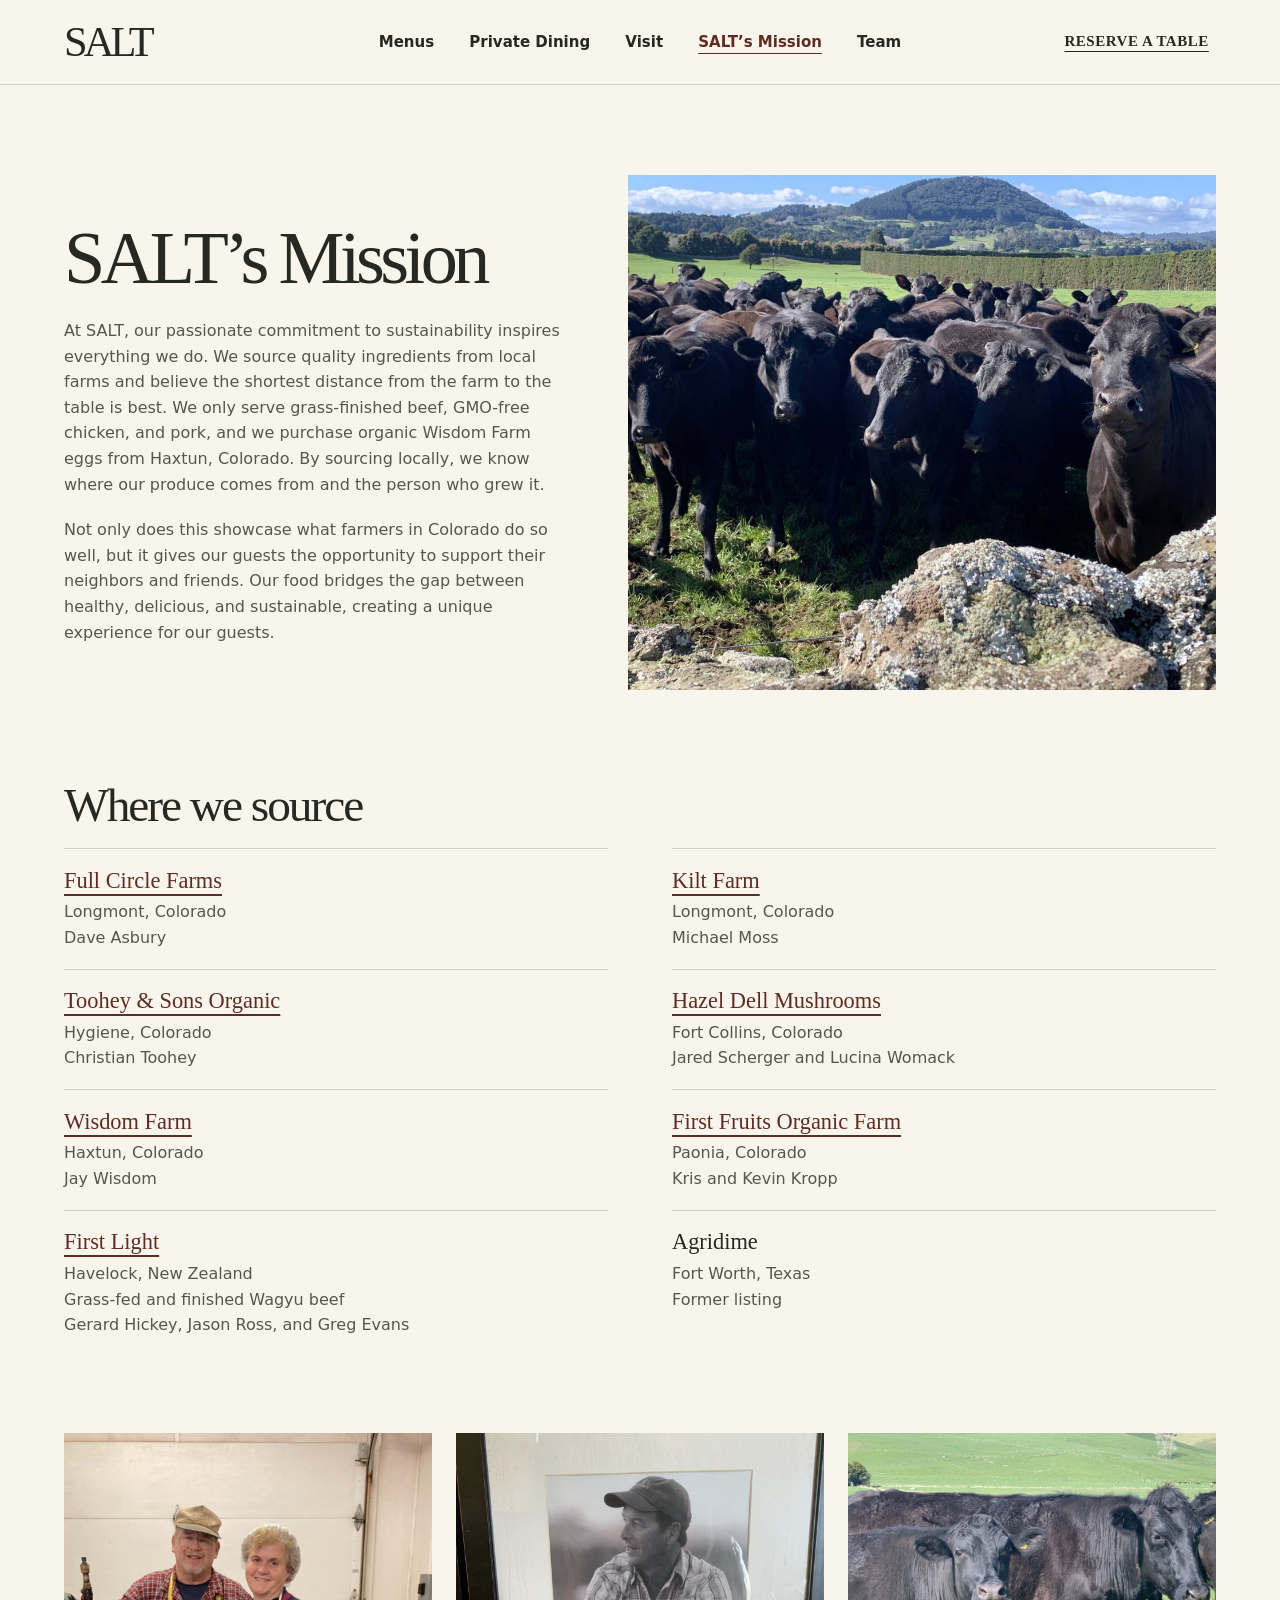
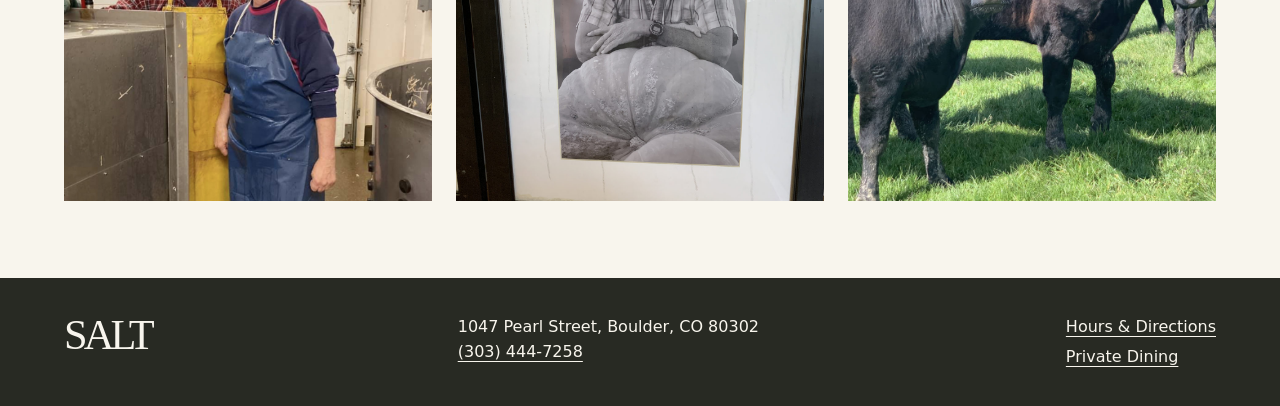
<file: manager-preview/mission.html>
<!doctype html>
<html lang="en">
<head>
  <meta charset="utf-8">
  <meta name="viewport" content="width=device-width, initial-scale=1">
  <meta name="description" content="Learn about SALT’s commitment to sustainability and the farms and producers behind our seasonal menu.">
  <title>SALT’s Mission | Sustainability &amp; Sourcing</title>
  <link rel="icon" href="assets/favicon.png">
  <link rel="stylesheet" href="styles.css">
  <script src="site-nav.js" defer></script>
</head>
<body>
  <a class="skip-link" href="#main">Skip to content</a>
  <header class="site-header">
    <div class="header-inner wrap">
      <button class="nav-toggle" type="button" aria-controls="main-navigation" aria-expanded="false" aria-label="Open navigation" hidden>
        <span class="nav-toggle-icon" aria-hidden="true"></span>
      </button>
      <a class="wordmark" href="index.html" aria-label="SALT home">SALT</a>
      <nav class="site-nav" id="main-navigation" aria-label="Main navigation">
        <a href="menus.html">Menus</a>
        <a href="private-dining.html">Private Dining</a>
        <a href="visit.html">Visit</a>
        <a class="mission-link" href="mission.html" aria-current="page">SALT’s Mission</a>
        <a href="team.html">Team</a>
      </nav>
      <a class="button button-small reservation" href="https://www.opentable.com/r/salt-boulder">Reserve a Table</a>
    </div>
  </header>

  <main id="main" tabindex="-1">
    <section class="page-hero mission-hero wrap" aria-labelledby="mission-heading">
      <div class="page-hero-copy">
        <h1 id="mission-heading">SALT’s Mission</h1>
        <p>At SALT, our passionate commitment to sustainability inspires everything we do. We source quality ingredients from local farms and believe the shortest distance from the farm to the table is best. We only serve grass-finished beef, GMO-free chicken, and pork, and we purchase organic Wisdom Farm eggs from Haxtun, Colorado. By sourcing locally, we know where our produce comes from and the person who grew it.</p>
        <p>Not only does this showcase what farmers in Colorado do so well, but it gives our guests the opportunity to support their neighbors and friends. Our food bridges the gap between healthy, delicious, and sustainable, creating a unique experience for our guests.</p>
      </div>
      <img class="page-hero-image" src="assets/salt-sustainability-herd.jpg" alt="A herd of cattle in a green pasture below a wooded hill" width="1200" height="900" fetchpriority="high">
    </section>

    <section class="mission-sources wrap" aria-labelledby="sources-heading">
      <h2 id="sources-heading">Where we source</h2>
      <ul class="source-list" role="list">
        <li>
          <a class="source-name" href="https://fullcircleorganicfarms.com/">Full Circle Farms</a>
          <p>Longmont, Colorado</p>
          <p>Dave Asbury</p>
        </li>
        <li>
          <a class="source-name" href="https://www.kiltfarm.com/">Kilt Farm</a>
          <p>Longmont, Colorado</p>
          <p>Michael Moss</p>
        </li>
        <li>
          <a class="source-name" href="https://www.tooheyandsons.com/">Toohey &amp; Sons Organic</a>
          <p>Hygiene, Colorado</p>
          <p>Christian Toohey</p>
        </li>
        <li>
          <a class="source-name" href="https://hazeldellmushrooms.com/">Hazel Dell Mushrooms</a>
          <p>Fort Collins, Colorado</p>
          <p>Jared Scherger and Lucina Womack</p>
        </li>
        <li>
          <a class="source-name" href="https://wisdomsnaturalpoultry.com/">Wisdom Farm</a>
          <p>Haxtun, Colorado</p>
          <p>Jay Wisdom</p>
        </li>
        <li>
          <a class="source-name" href="https://www.instagram.com/firstfruitsorganicfarm/?hl=en">First Fruits Organic Farm</a>
          <p>Paonia, Colorado</p>
          <p>Kris and Kevin Kropp</p>
        </li>
        <li>
          <a class="source-name" href="https://www.firstlight.farm/nz/">First Light</a>
          <p>Havelock, New Zealand</p>
          <p>Grass-fed and finished Wagyu beef</p>
          <p>Gerard Hickey, Jason Ross, and Greg Evans</p>
        </li>
        <li>
          <span class="source-name">Agridime</span>
          <p>Fort Worth, Texas</p>
          <p>Former listing</p>
        </li>
      </ul>
    </section>

    <section class="mission-gallery wrap" aria-label="SALT sourcing photos">
      <img src="assets/salt-sustainability-people.jpg" alt="Two people in work aprons beside farm equipment" width="1200" height="1064" loading="lazy">
      <img src="assets/salt-sustainability-portrait.jpg" alt="Framed black-and-white portrait of a man with a large pumpkin" width="1200" height="1600" loading="lazy">
      <img src="assets/salt-sustainability-pasture.jpg" alt="Cattle standing on a grassy hillside" width="1200" height="900" loading="lazy">
    </section>
  </main>

  <footer class="site-footer">
    <div class="footer-inner wrap">
      <a class="wordmark" href="index.html" aria-label="SALT home">SALT</a>
      <address>1047 Pearl Street, Boulder, CO 80302<br><a href="tel:+13034447258">(303) 444-7258</a></address>
      <nav class="footer-nav" aria-label="Footer navigation">
        <a href="visit.html">Hours &amp; Directions</a>
        <a href="private-dining.html">Private Dining</a>
      </nav>
    </div>
  </footer>
</body>
</html>
</file>
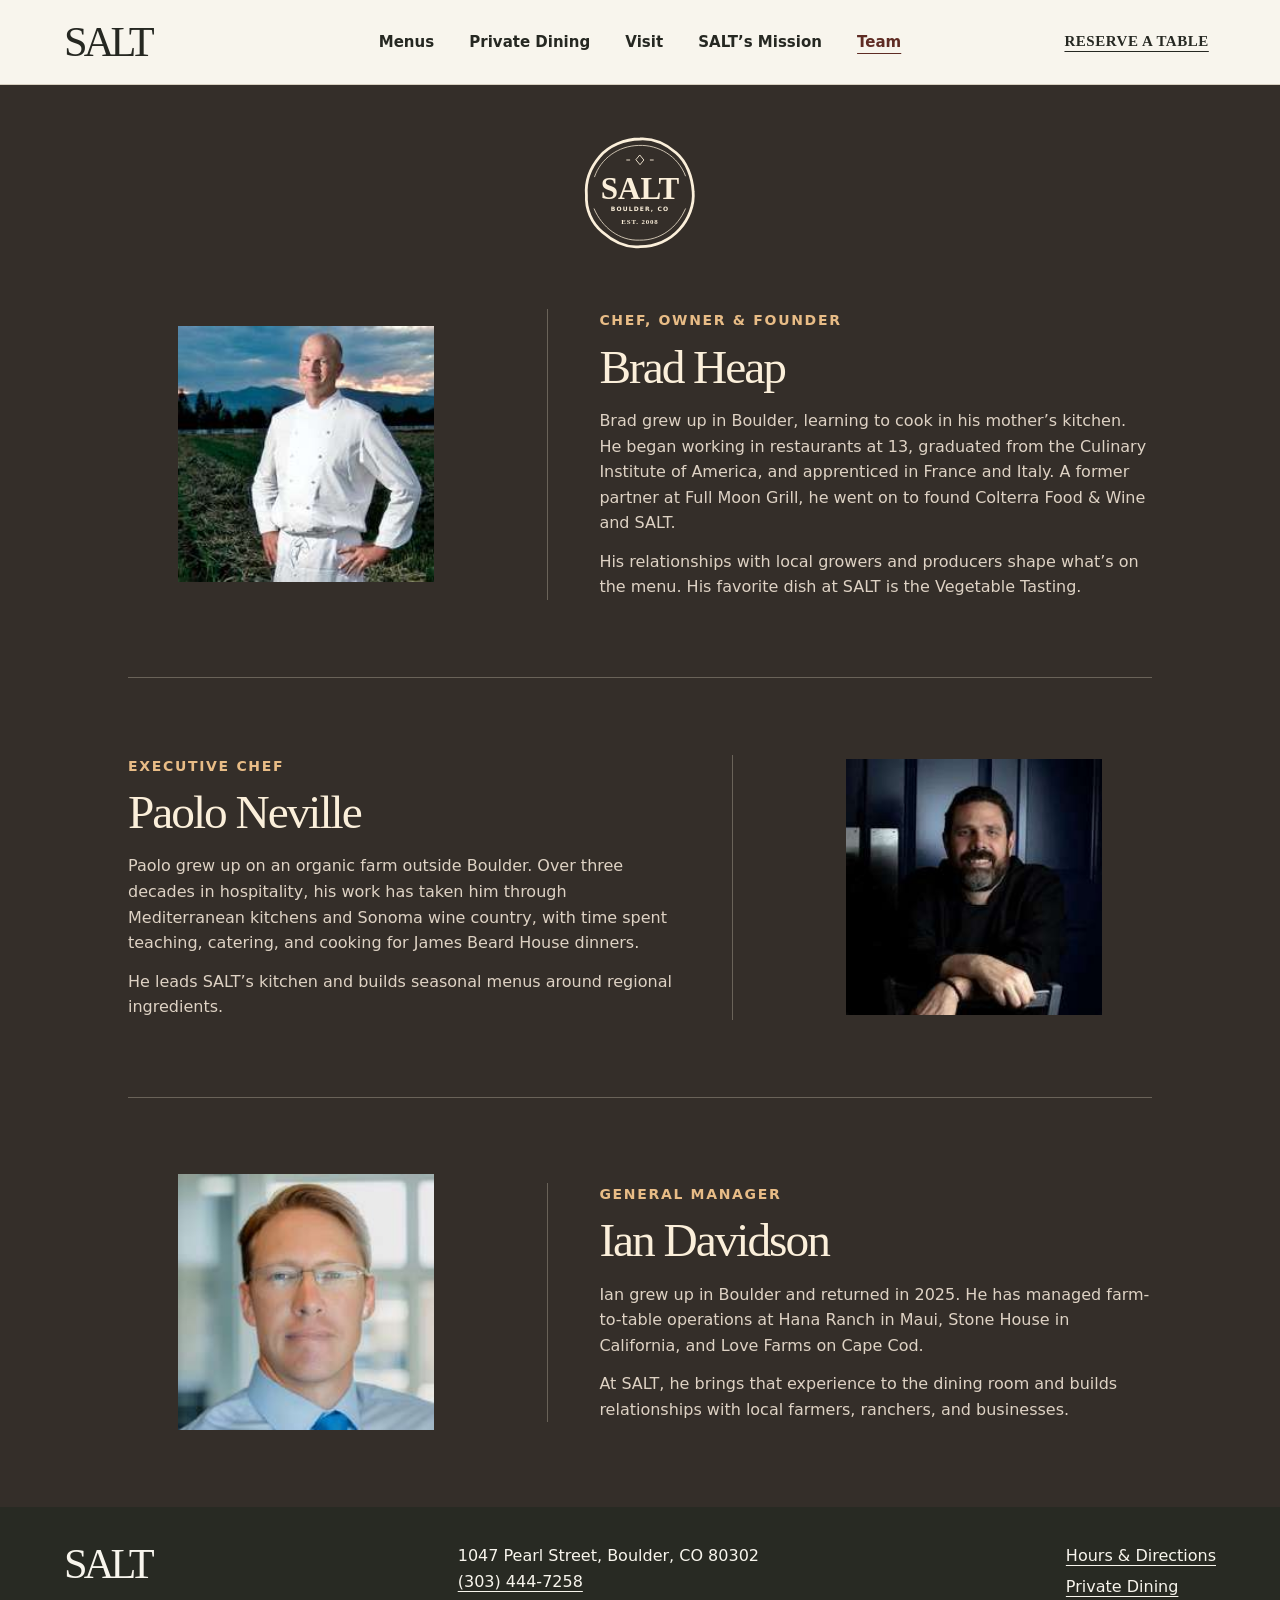
<file: manager-preview/team.html>
<!doctype html>
<html lang="en">
<head>
  <meta charset="utf-8">
  <meta name="viewport" content="width=device-width, initial-scale=1">
  <meta name="description" content="Meet Brad Heap, Paolo Neville, and Ian Davidson, the people who lead the kitchen and dining room at SALT in Boulder.">
  <title>Our Team | SALT Boulder</title>
  <link rel="icon" href="assets/favicon.png">
  <link rel="stylesheet" href="styles.css">
  <script src="site-nav.js" defer></script>
</head>
<body>
  <a class="skip-link" href="#main">Skip to content</a>
  <header class="site-header">
    <div class="header-inner wrap">
      <button class="nav-toggle" type="button" aria-controls="main-navigation" aria-expanded="false" aria-label="Open navigation" hidden>
        <span class="nav-toggle-icon" aria-hidden="true"></span>
      </button>
      <a class="wordmark" href="index.html" aria-label="SALT home">SALT</a>
      <nav class="site-nav" id="main-navigation" aria-label="Main navigation">
        <a href="menus.html">Menus</a>
        <a href="private-dining.html">Private Dining</a>
        <a href="visit.html">Visit</a>
        <a class="mission-link" href="mission.html">SALT’s Mission</a>
        <a href="team.html" aria-current="page">Team</a>
      </nav>
      <a class="button button-small reservation" href="https://www.opentable.com/r/salt-boulder">Reserve a Table</a>
    </div>
  </header>

  <main id="main" class="team-page" tabindex="-1">
    <h1 class="visually-hidden">Team</h1>
    <img class="team-seal" src="assets/salt-field-seal.svg" alt="SALT, Boulder, Colorado, established 2008" width="280" height="280">
    <section class="team-profiles wrap" aria-label="Team profiles">
      <article class="feature team-profile" id="brad-heap" aria-labelledby="brad-name">
        <img class="feature-image" src="assets/salt-team-brad-heap.jpg" alt="Brad Heap" width="220" height="220" fetchpriority="high">
        <div class="feature-copy">
          <p class="kicker">Chef, Owner &amp; Founder</p>
          <h2 id="brad-name">Brad Heap</h2>
          <p>Brad grew up in Boulder, learning to cook in his mother’s kitchen. He began working in restaurants at 13, graduated from the Culinary Institute of America, and apprenticed in France and Italy. A former partner at Full Moon Grill, he went on to found Colterra Food &amp; Wine and SALT.</p>
          <p>His relationships with local growers and producers shape what’s on the menu. His favorite dish at SALT is the Vegetable Tasting.</p>
        </div>
      </article>

      <article class="feature feature-reverse team-profile" id="paolo-neville" aria-labelledby="paolo-name">
        <img class="feature-image" src="assets/salt-team-paolo-neville.jpg" alt="Paolo Neville" width="230" height="230" loading="lazy">
        <div class="feature-copy">
          <p class="kicker">Executive Chef</p>
          <h2 id="paolo-name">Paolo Neville</h2>
          <p>Paolo grew up on an organic farm outside Boulder. Over three decades in hospitality, his work has taken him through Mediterranean kitchens and Sonoma wine country, with time spent teaching, catering, and cooking for James Beard House dinners.</p>
          <p>He leads SALT’s kitchen and builds seasonal menus around regional ingredients.</p>
        </div>
      </article>

      <article class="feature team-profile" id="ian-davidson" aria-labelledby="ian-name">
        <img class="feature-image" src="assets/salt-team-ian-davidson.jpg" alt="Ian Davidson" width="230" height="230" loading="lazy">
        <div class="feature-copy">
          <p class="kicker">General Manager</p>
          <h2 id="ian-name">Ian Davidson</h2>
          <p>Ian grew up in Boulder and returned in 2025. He has managed farm-to-table operations at Hana Ranch in Maui, Stone House in California, and Love Farms on Cape Cod.</p>
          <p>At SALT, he brings that experience to the dining room and builds relationships with local farmers, ranchers, and businesses.</p>
        </div>
      </article>
    </section>
  </main>

  <footer class="site-footer">
    <div class="footer-inner wrap">
      <a class="wordmark" href="index.html" aria-label="SALT home">SALT</a>
      <address>1047 Pearl Street, Boulder, CO 80302<br><a href="tel:+13034447258">(303) 444-7258</a></address>
      <nav class="footer-nav" aria-label="Footer navigation">
        <a href="visit.html">Hours &amp; Directions</a>
        <a href="private-dining.html">Private Dining</a>
      </nav>
    </div>
  </footer>

  <script>
    if ("IntersectionObserver" in window && !window.matchMedia("(prefers-reduced-motion: reduce)").matches) {
      const profileObserver = new IntersectionObserver((entries, observer) => {
        for (const entry of entries) {
          if (entry.isIntersecting) {
            entry.target.classList.remove("team-profile-pending");
            observer.unobserve(entry.target);
          }
        }
      }, { threshold: 0.12 });

      for (const profile of document.querySelectorAll(".team-profile")) {
        profile.classList.add("team-profile-pending");
        profileObserver.observe(profile);
      }
    }
  </script>
</body>
</html>
</file>
<file: styles.css>
:root {
  color-scheme: light;
  --paper: #f8f5ed;
  --card: #eee9de;
  --ink: #262822;
  --muted: #56574c;
  --brick: #7c3d31;
  --brick-dark: #5f2c24;
  --rule: #d7cfc0;
  --serif: Georgia, "Times New Roman", serif;
  --sans: system-ui, -apple-system, "Segoe UI", sans-serif;
  --gutter: clamp(1.25rem, 5vw, 4.5rem);
}

*, *::before, *::after { box-sizing: border-box; }

body {
  margin: 0;
  min-height: 100vh;
  display: flex;
  flex-direction: column;
  background: var(--paper);
  color: var(--ink);
  font: 1rem / 1.6 var(--sans);
}

main { flex: 1; }
a { color: inherit; }
img { display: block; max-width: 100%; }
address { font-style: normal; }
p { margin: 0; }

h1, h2, h3 {
  margin: 0;
  font-family: var(--serif);
  font-weight: 400;
  line-height: 1.06;
}

h1 {
  font-size: clamp(3rem, 5.8vw, 6.5rem);
  letter-spacing: -.062em;
}

h2 {
  font-size: clamp(2.05rem, 3.7vw, 4rem);
  letter-spacing: -.043em;
}

:focus-visible {
  outline: 2px solid var(--brick-dark);
  outline-offset: 5px;
}

.wrap {
  width: min(100% - 2 * var(--gutter), 84rem);
  margin-inline: auto;
}

.visually-hidden {
  position: absolute;
  width: 1px;
  height: 1px;
  margin: -1px;
  overflow: hidden;
  clip-path: inset(50%);
  white-space: nowrap;
}

.skip-link {
  position: absolute;
  z-index: 2;
  inset: .5rem auto auto .5rem;
  padding: .65rem 1rem;
  transform: translateY(calc(-100% - .5rem));
  background: var(--ink);
  color: var(--paper);
}

.skip-link:focus { transform: translateY(0); }

.site-header { border-bottom: 1px solid var(--rule); }

.header-inner {
  min-height: 5.25rem;
  display: grid;
  grid-template-columns: 1fr auto 1fr;
  align-items: center;
  gap: 1rem;
}

.wordmark {
  justify-self: start;
  color: var(--ink);
  font: 400 2.65rem / 1 var(--serif);
  letter-spacing: -.09em;
  text-decoration: none;
}

.nav-toggle {
  display: none;
  width: 2.75rem;
  min-height: 2.75rem;
  padding: 0;
  border: 0;
  background: transparent;
  color: inherit;
  cursor: pointer;
}

.nav-toggle-icon,
.nav-toggle-icon::before,
.nav-toggle-icon::after {
  width: 1.25rem;
  height: 2px;
  border-radius: 1px;
  background: currentColor;
}

.nav-toggle-icon { position: relative; }

.nav-toggle-icon::before,
.nav-toggle-icon::after {
  content: "";
  position: absolute;
  left: 0;
}

.nav-toggle-icon::before { top: -.36rem; }
.nav-toggle-icon::after { top: .36rem; }
.nav-toggle[aria-expanded="true"] .nav-toggle-icon { background: transparent; }
.nav-toggle[aria-expanded="true"] .nav-toggle-icon::before { top: 0; transform: rotate(45deg); }
.nav-toggle[aria-expanded="true"] .nav-toggle-icon::after { top: 0; transform: rotate(-45deg); }

.site-nav {
  display: flex;
  flex-wrap: wrap;
  align-items: center;
  justify-content: center;
  column-gap: clamp(.75rem, 2.75vw, 2.5rem);
}

.site-nav a {
  display: inline-flex;
  align-items: center;
  min-height: 2.75rem;
  color: var(--ink);
  font-size: .9375rem;
  font-weight: 550;
  text-decoration: none;
  white-space: nowrap;
}

.site-nav a:hover,
.site-nav a[aria-current="page"] {
  color: var(--brick-dark);
  text-decoration: underline;
  text-underline-offset: .42em;
}

.button {
  display: inline-flex;
  align-items: center;
  justify-content: center;
  min-height: 3rem;
  padding: .7rem 1.3rem;
  border: 1px solid #86796a;
  background: transparent;
  color: var(--ink);
  font-size: .9375rem;
  font-weight: 600;
  line-height: 1.3;
  text-align: center;
  text-decoration: none;
}

.button:hover {
  border-color: var(--ink);
  background: var(--card);
}
.button-small { min-height: 2.75rem; padding-inline: 1rem; }
.reservation {
  justify-self: end;
  padding-inline: .45rem;
  border: 0;
  background: transparent;
  color: inherit;
  font-family: Rockwell, "Lucida Fax", Georgia, serif;
  font-weight: 700;
  letter-spacing: .035em;
  text-transform: uppercase;
  text-decoration: underline;
  text-decoration-thickness: 1px;
  text-underline-offset: .35em;
  white-space: nowrap;
}

.reservation:hover {
  background: transparent;
  text-decoration-thickness: 2px;
}

.text-link {
  display: inline-block;
  width: fit-content;
  color: var(--brick-dark);
  font-weight: 650;
  line-height: 1.35;
  text-decoration: underline;
  text-decoration-thickness: 1px;
  text-underline-offset: .35em;
}

.text-link:hover { text-decoration-thickness: 2px; }

.kicker {
  color: var(--brick-dark);
  font-size: .875rem;
  font-weight: 700;
  letter-spacing: .12em;
  text-transform: uppercase;
}

.hero {
  display: grid;
  grid-template-columns: minmax(0, .91fr) minmax(0, 1.09fr);
  align-items: center;
  gap: clamp(1.75rem, 4.1vw, 4.75rem);
  padding-block: clamp(1.75rem, 3.6vw, 3.5rem);
}

.hero-copy { padding-block: 1rem; }
.hero-copy .kicker { margin-bottom: clamp(.85rem, 2vw, 1.55rem); }
.hero-copy .button { margin-top: 1.75rem; }

.hero-description {
  max-width: 32ch;
  margin-top: 1.2rem;
  color: var(--muted);
  font-size: clamp(1rem, 1.4vw, 1.125rem);
}

.hero-image, .feature-image, .page-hero-image {
  width: 100%;
  height: auto;
  object-fit: cover;
  background: var(--card);
}

.hero-image { aspect-ratio: 1.1; }

.visit-strip {
  display: flex;
  flex-wrap: wrap;
  align-items: center;
  justify-content: space-between;
  gap: .55rem 2rem;
  padding-block: 1rem;
  border-block: 1px solid var(--rule);
  font-size: .9375rem;
}

.strip-divider {
  display: inline-block;
  width: .25rem;
  height: .25rem;
  margin-inline: .27rem;
  border-radius: 50%;
  background: var(--brick);
  vertical-align: .18em;
}

.feature {
  display: grid;
  grid-template-columns: minmax(0, 1fr) minmax(0, 1fr);
  align-items: center;
  gap: clamp(2rem, 7vw, 7rem);
  padding-block: clamp(3rem, 7.25vw, 7rem);
}

.feature img { aspect-ratio: 1.32; }
.feature-copy { max-width: 31rem; }
.feature-copy h2 { margin-top: .65rem; }
.feature-copy p + .text-link { margin-top: 1.35rem; }
.feature-copy h2 + p { margin-top: 1rem; color: var(--muted); }
.feature-reverse .feature-image { grid-column: 2; grid-row: 1; }
.feature-reverse .feature-copy { grid-column: 1; grid-row: 1; }
.cellar-band { background: var(--card); }

.site-footer {
  background: #282a23;
  color: var(--paper);
}

.footer-inner {
  display: flex;
  flex-wrap: wrap;
  justify-content: space-between;
  align-items: start;
  gap: 1.25rem 3rem;
  padding-block: 2.25rem;
}

.site-footer .wordmark { color: var(--paper); }
.site-footer :focus-visible { outline-color: var(--paper); }
.site-footer a:not(.wordmark) { text-underline-offset: .25em; }
.footer-nav { display: grid; gap: .3rem; }

.page-hero {
  display: grid;
  grid-template-columns: minmax(0, .92fr) minmax(0, 1.08fr);
  align-items: center;
  gap: clamp(1.75rem, 5vw, 5rem);
  padding-block: clamp(3rem, 7vw, 6.5rem);
}

.page-hero-copy .kicker { margin-bottom: .85rem; }
.page-hero-copy > p:not(.kicker),
.page-hero-copy > address {
  max-width: 38ch;
  margin-top: 1.25rem;
  font-size: 1.125rem;
  color: var(--muted);
}

.page-hero-image { aspect-ratio: 1.14; }

.team-page {
  --team-text: #ded2c4;
  --team-line: rgb(251 239 218 / .27);
  background: #342e29;
  color: #fbefda;
  overflow-x: clip;
}

.team-seal {
  width: clamp(5.25rem, 10vw, 7.5rem);
  height: auto;
  margin: clamp(1.75rem, 4vw, 3rem) auto 0;
}

.team-profile {
  max-width: 64rem;
  margin-inline: auto;
  grid-template-columns: minmax(0, .74fr) minmax(0, 1.26fr);
  gap: clamp(1.75rem, 5vw, 4rem);
  padding-block: clamp(2.5rem, 6vw, 5.5rem);
}

.team-profile + .team-profile { border-top: 1px solid var(--team-line); }
.team-profile:first-child { padding-top: clamp(1.75rem, 4.5vw, 3.5rem); }
.team-profile.feature-reverse { grid-template-columns: minmax(0, 1.26fr) minmax(0, .74fr); }

.team-profile .feature-image {
  width: min(100%, 16rem);
  aspect-ratio: 1;
  justify-self: center;
}

.team-profile .feature-copy {
  max-width: none;
  padding-inline-start: clamp(1.5rem, 4vw, 3.5rem);
  border-inline-start: 1px solid var(--team-line);
}

.team-profile.feature-reverse .feature-copy {
  padding-inline: 0 clamp(1.5rem, 4vw, 3.5rem);
  border-inline-start: 0;
  border-inline-end: 1px solid var(--team-line);
}

.team-profile .kicker { color: #e8bc86; }
.team-profile .feature-copy h2 + p,
.team-profile .feature-copy p + p { color: var(--team-text); }
.team-profile .feature-copy p + p { margin-top: .8rem; }

.private-page {
  --rule: #cbbba8;
  background: #eee5d7;
}

.private-menu-body {
  max-width: 70rem;
  padding-block: clamp(2rem, 5vw, 4.5rem);
}

.private-menu-body > .text-link { margin-bottom: 1.2rem; }
.venue-page { padding-top: clamp(1.5rem, 4vw, 3.5rem); }

.venue-tabs {
  display: flex;
  flex-wrap: wrap;
  align-items: end;
  gap: .25rem clamp(.35rem, 2.5vw, 1.6rem);
  border-bottom: 1px solid var(--rule);
}

.venue-tabs a {
  display: inline-flex;
  align-items: center;
  min-height: 2.75rem;
  margin-bottom: -1px;
  padding: .45rem .5rem;
  border-bottom: 2px solid transparent;
  font-size: .9375rem;
  font-weight: 650;
  text-decoration: none;
}

.venue-tabs a:hover,
.venue-tabs a[aria-selected="true"] { color: var(--brick-dark); }
.venue-tabs a[aria-selected="true"] { border-bottom-color: var(--brick); }

.venue-panel { padding-block: clamp(1.6rem, 4vw, 3.3rem) clamp(2.5rem, 6vw, 5rem); }
.venue-panel[hidden] { display: none; }

.cellar-story {
  max-width: 58ch;
  margin-top: 1rem;
  color: var(--muted);
}

.cellar-story p + p { margin-top: .85rem; }

.venue-capacities {
  display: flex;
  flex-wrap: wrap;
  gap: .75rem 2rem;
  margin: 1.45rem 0 0;
}

.venue-capacities dt { color: var(--muted); font-size: .875rem; font-weight: 650; }
.venue-capacities dd { margin: 0; font-weight: 700; }
.venue-photo { margin: 0; }
.venue-photo figcaption { margin-top: .45rem; color: var(--muted); font-size: .875rem; }

.mission-hero .page-hero-copy > p {
  max-width: 56ch;
  font-size: 1rem;
}

.mission-sources { padding-bottom: clamp(3rem, 6vw, 6rem); }

.mission-sources h2 { margin-bottom: 1.15rem; }

.source-list {
  display: grid;
  grid-template-columns: repeat(auto-fit, minmax(min(100%, 22rem), 1fr));
  column-gap: clamp(1.5rem, 5vw, 4rem);
  padding: 0;
  margin: 0;
  list-style: none;
}

.source-list li {
  padding-block: 1.15rem;
  border-top: 1px solid var(--rule);
}

.source-name {
  display: inline-block;
  margin-bottom: .3rem;
  font: 400 1.4rem / 1.2 var(--serif);
}

a.source-name { color: var(--brick-dark); text-underline-offset: .25em; }
.source-list p { color: var(--muted); }

.mission-gallery {
  display: grid;
  grid-template-columns: repeat(3, minmax(0, 1fr));
  gap: clamp(.75rem, 2vw, 1.5rem);
  padding-bottom: clamp(3rem, 6vw, 6rem);
}

.mission-gallery img {
  width: 100%;
  height: auto;
  aspect-ratio: 1;
  object-fit: cover;
}

.actions {
  display: flex;
  align-items: center;
  flex-wrap: wrap;
  gap: 1rem 1.4rem;
  margin-top: 1.6rem;
}

.intro-note {
  display: grid;
  grid-template-columns: minmax(0, .92fr) minmax(0, 1.08fr);
  align-items: start;
  gap: 1rem clamp(1.75rem, 5vw, 5rem);
  padding-block: 2rem clamp(3rem, 6vw, 6rem);
  border-top: 1px solid var(--rule);
}

.intro-note h2 { font-size: clamp(2rem, 3vw, 3.25rem); }
.intro-note p { max-width: 50ch; color: var(--muted); }

.hours-panel {
  background: var(--card);
  padding: clamp(1.25rem, 3vw, 2.75rem);
}

.hours-panel h2 { font-size: clamp(2rem, 2.9vw, 3rem); }
.hours-list { margin: 1.4rem 0 0; }
.hours-list > div { border-top: 1px solid var(--rule); padding: .8rem 0; }
.hours-list > div:last-child { padding-bottom: 0; }
.hours-list dt { font-weight: 700; }

.hours-list dd {
  display: flex;
  flex-wrap: wrap;
  justify-content: space-between;
  gap: 0 1rem;
  margin: .25rem 0 0;
  color: var(--muted);
}

.hours-list dd span { color: var(--ink); }

.menus-page {
  display: grid;
  grid-template-columns: minmax(0, .62fr) minmax(0, 1.38fr);
  align-items: start;
  gap: clamp(1.5rem, 6vw, 6rem);
  padding-block: clamp(2.5rem, 6vw, 6rem);
}

.menus-intro p {
  max-width: 31ch;
  margin-top: 1rem;
  color: var(--muted);
}

.menus-intro .text-link { margin-top: .85rem; }
.menu-panel { border-top: 1px solid var(--rule); }
.menu-panel:last-of-type { border-bottom: 1px solid var(--rule); }

.menu-panel > summary {
  display: grid;
  grid-template-columns: minmax(0, 1fr) auto;
  align-items: center;
  gap: .2rem 1rem;
  padding: .95rem .75rem .95rem .15rem;
  cursor: pointer;
  list-style: none;
}

.menu-panel > summary::-webkit-details-marker { display: none; }
.menu-panel > summary:hover .menu-label { color: var(--brick-dark); }

.menu-panel > summary::after {
  content: "";
  grid-column: 2;
  grid-row: 1 / 3;
  width: .65rem;
  height: .65rem;
  margin-bottom: .2rem;
  border: solid var(--brick-dark);
  border-width: 0 1.5px 1.5px 0;
  transform: rotate(45deg);
}

.menu-panel[open] > summary::after { transform: rotate(225deg); }

.menu-label {
  font: 400 clamp(1.8rem, 3vw, 2.9rem) / 1.05 var(--serif);
  letter-spacing: -.035em;
}

.menu-caption { color: var(--muted); font-size: .875rem; }
.menu-content { padding: .75rem 0 1.8rem; }

.menu-groups {
  display: grid;
  grid-template-columns: repeat(2, minmax(0, 1fr));
  align-items: start;
  gap: 1.75rem 2rem;
}

@media (width > 65rem) {
  .dine-in-menus .menu-groups {
    display: block;
    column-count: 2;
    column-gap: 2rem;
  }

  .dine-in-menus .menu-group { break-inside: avoid; }
  .dine-in-menus .menu-group + .menu-group { margin-block-start: 1.75rem; }
  .dine-in-menus .menu-group:only-child { column-span: all; }
}

.menu-group h3 {
  margin-bottom: .4rem;
  color: var(--brick-dark);
  font-size: 1.4rem;
}

.menu-group-note { color: var(--muted); white-space: pre-line; }
.menu-group-note, .menu-description { font-size: .9rem; line-height: 1.5; }
.menu-items { list-style: none; padding: 0; margin: 0; }
.menu-item { padding-block: .55rem; border-bottom: 1px solid var(--rule); }

.menu-item-line {
  display: flex;
  align-items: baseline;
  justify-content: space-between;
  gap: .6rem;
}

.menu-item-name { font-weight: 650; }
.menu-price { flex: none; font-variant-numeric: tabular-nums; }
.menu-description { margin-top: .15rem; color: var(--muted); white-space: pre-line; }
.menu-item-photo { width: min(100%, 20rem); height: auto; margin-top: .8rem; }
.menu-return { margin-top: 1.4rem; }

.dietary-tags {
  color: var(--brick-dark);
  font-size: .875rem;
  font-weight: 550;
  white-space: normal;
}

.dietary-note { margin-top: 1.6rem; color: var(--muted); }
.dietary-note h2 { margin-bottom: .45rem; color: var(--ink); font-size: 1.55rem; }
.dietary-note p + p { margin-top: .55rem; }

@media (max-width: 65rem) {
  .hero-break { display: none; }
  .menu-groups { grid-template-columns: minmax(0, 1fr); }
}

@media (max-width: 52rem) {
  .header-inner {
    grid-template-columns: 1fr auto;
    gap: .2rem .75rem;
    padding-top: .75rem;
  }

  .site-nav {
    grid-column: 1 / -1;
    grid-row: 2;
  }

  .reservation { grid-column: 2; grid-row: 1; }
  .wordmark { font-size: 2.35rem; }

  .header-inner.nav-enhanced {
    min-height: 0;
    grid-template-columns: auto minmax(0, 1fr) auto;
    column-gap: .35rem;
    padding-block: .65rem;
  }

  .nav-enhanced .nav-toggle {
    display: grid;
    grid-area: 1 / 1;
    place-items: center;
  }

  .nav-enhanced .wordmark { grid-area: 1 / 2; }
  .nav-enhanced .reservation { grid-area: 1 / 3; font-size: .875rem; }

  .nav-enhanced .site-nav {
    display: none;
    flex-flow: column nowrap;
    align-items: stretch;
    justify-content: flex-start;
    margin-top: .35rem;
    padding-block: .3rem;
    border-top: 1px solid var(--rule);
    max-height: calc(100dvh - 5rem);
    overflow-y: auto;
  }

  .nav-enhanced .nav-toggle[aria-expanded="true"] ~ .site-nav { display: flex; }
  .nav-enhanced .site-nav a { padding-inline: .55rem; }
  .nav-enhanced .site-nav a:focus-visible { outline-offset: -3px; }
}

@media (max-width: 43rem) {
  .hero, .feature, .page-hero, .intro-note, .menus-page { grid-template-columns: minmax(0, 1fr); }
  .hero-copy { padding-block: 0; }
  .hero-image { aspect-ratio: 1.21; }
  .feature-reverse .feature-image, .feature-reverse .feature-copy { grid-area: auto; }
  .team-profile.feature-reverse { grid-template-columns: minmax(0, 1fr); }
  .team-profile .feature-image { width: min(100%, 15rem); justify-self: start; }
  .team-profile .feature-copy,
  .team-profile.feature-reverse .feature-copy { padding-inline: 0; border-inline: 0; }
  .footer-inner { flex-direction: column; }
  .mission-gallery { grid-template-columns: minmax(0, 1fr); }
}

.opener-header {
  position: absolute;
  z-index: 1;
  inset: 0 0 auto;
  border-color: rgb(251 239 218 / .25);
  background: linear-gradient(rgb(24 17 12 / .79), rgb(24 17 12 / .43));
  color: #fbefda;
}

.opener-header .site-nav { column-gap: clamp(.65rem, 2.5vw, 2.25rem); }
.opener-header .site-nav a,
.opener-header .wordmark { color: inherit; }
.opener-header :focus-visible { outline-color: #fbefda; }

.opener {
  position: relative;
  isolation: isolate;
  display: grid;
  place-items: center;
  min-height: max(34rem, 100vh);
  min-height: max(34rem, 100svh);
  overflow: hidden;
  padding: 7.5rem var(--gutter) 6.5rem;
  background: #241911;
  color: #fbefda;
}

.opener-photo,
.opener::after {
  position: absolute;
  pointer-events: none;
}

.opener-photo {
  z-index: -2;
  inset: -1.25rem 0;
  width: 100%;
  height: calc(100% + 2.5rem);
  object-fit: cover;
  object-position: center 58%;
}

.opener::after {
  content: "";
  z-index: -1;
  inset: 0;
  background:
    radial-gradient(ellipse at center, rgb(22 15 10 / .58), transparent 72%),
    linear-gradient(rgb(22 15 10 / .08) 50%, rgb(22 15 10 / .72));
}

.opener-mark {
  width: min(100%, clamp(11rem, 25.5vw, 20rem));
  height: auto;
  filter: drop-shadow(0 2px 10px rgb(22 15 10 / .55));
}

.private-opener {
  place-items: end stretch;
  min-height: clamp(33rem, 83svh, 55rem);
  padding: 8rem 0 clamp(2.75rem, 9vh, 6rem);
}

.private-opener::after {
  background:
    linear-gradient(to top, rgb(22 15 10 / .91), rgb(22 15 10 / .59) 33%, transparent 75%),
    linear-gradient(to right, rgb(22 15 10 / .32), transparent 75%);
}

.private-opener-menu { min-height: clamp(30rem, 70svh, 46rem); }

.private-opener-copy p {
  max-width: 45ch;
  margin-top: .85rem;
  color: #f5e8d5;
  font-size: clamp(1rem, 1.4vw, 1.175rem);
}

.private-opener-copy .text-link { margin-top: 1.05rem; color: inherit; }
.private-opener-copy .text-link:hover { color: #f3cf9f; }
.private-opener-copy :focus-visible { outline-color: #fbefda; }

.cellar-gallery {
  position: absolute;
  z-index: -2;
  inset: 0;
  display: flex;
  overflow: auto hidden;
  overscroll-behavior-inline: contain;
  scroll-snap-type: x mandatory;
  scrollbar-width: none;
}

.cellar-gallery::-webkit-scrollbar { display: none; }
.cellar-gallery:focus-visible { outline: 2px solid #fbefda; outline-offset: -5px; }

.cellar-gallery-slide {
  position: relative;
  flex: 0 0 100%;
  min-width: 0;
  scroll-snap-align: start;
}

.cellar-gallery .opener-photo { z-index: auto; }

.cellar-gallery + .private-opener-copy { pointer-events: none; }

.cellar-gallery-controls {
  position: absolute;
  inset: 0;
  pointer-events: none;
}

.cellar-gallery-arrow {
  position: absolute;
  inset-block-start: 50%;
  display: grid;
  width: 3.15rem;
  height: 3.15rem;
  padding: 0;
  place-items: center;
  transform: translateY(-50%);
  border: 0;
  background: transparent;
  color: inherit;
  cursor: pointer;
  pointer-events: auto;
}

.cellar-gallery-arrow[data-photo-step="-1"] { inset-inline-start: clamp(.1rem, 1.6vw, 1.5rem); }
.cellar-gallery-arrow[data-photo-step="1"] { inset-inline-end: clamp(.1rem, 1.6vw, 1.5rem); }

.cellar-gallery-arrow::before {
  content: "";
  width: .95rem;
  height: .95rem;
  transform: rotate(-45deg);
  border: solid currentColor;
  border-width: 0 3px 3px 0;
  filter: drop-shadow(0 1px 4px rgb(22 15 10 / .8));
}

.cellar-gallery-arrow[data-photo-step="-1"]::before { transform: rotate(135deg); }
.cellar-gallery-arrow:hover { color: #f3cf9f; }
.cellar-gallery-arrow:focus-visible { outline-color: #fbefda; outline-offset: -4px; }

.cellar-gallery-dots {
  position: absolute;
  inset-inline: 0;
  inset-block-end: clamp(1rem, 3vh, 1.75rem);
  display: flex;
  justify-content: center;
  gap: .55rem;
}

.cellar-gallery-dots span {
  width: .55rem;
  height: .55rem;
  border-radius: 50%;
  background: #a39889;
}

.cellar-gallery-dots .is-current { background: #fbefda; }

.contact-inner {
  display: grid;
  grid-template-columns: minmax(0, 1.25fr) minmax(0, .75fr) auto;
  align-items: end;
  gap: 1.75rem 3rem;
  padding-block: clamp(2.5rem, 6vw, 5rem);
}

.contact-inner address { margin-top: 1rem; }
.contact-links { display: grid; justify-items: start; gap: .6rem; }
.contact-links a { width: fit-content; }

.logo-studies {
  padding-block: clamp(2rem, 5vw, 5rem);
}

.logo-studies h1 {
  margin-block: 1rem 1.75rem;
  font-size: clamp(2.75rem, 5vw, 5.25rem);
}

.logo-study-grid {
  display: grid;
  grid-template-columns: repeat(auto-fit, minmax(min(100%, 17rem), 1fr));
  gap: 1.65rem;
}

.logo-study { margin: 0; }

.logo-stage {
  display: grid;
  place-items: center;
  min-height: 18rem;
  padding: 1.25rem;
  overflow: hidden;
  background: #342419;
}

.logo-stage img { width: min(100%, 22rem); height: auto; }
.logo-stage .logo-field { width: min(78%, 15rem); }
.logo-study figcaption {
  display: flex;
  flex-wrap: wrap;
  align-items: baseline;
  justify-content: space-between;
  gap: .2rem .75rem;
  padding-block: .85rem;
}

.logo-study h2 { font-size: clamp(1.4rem, 2.5vw, 2rem); }
.logo-study figcaption p { flex-basis: 100%; color: var(--muted); }

.logo-replay {
  min-height: 2.75rem;
  padding: .35rem 0;
  border: 0;
  background: transparent;
  color: var(--brick-dark);
  cursor: pointer;
  font: 650 .9375rem / 1.35 var(--sans);
  text-decoration: underline;
  text-underline-offset: .3em;
}

.logo-replay[hidden] { display: none; }

@media (prefers-reduced-motion: no-preference) {
  .home-page { scroll-behavior: smooth; }
  .cellar-gallery { scroll-behavior: smooth; }

  .team-profile:nth-child(2) { --team-entry-delay: .07s; }
  .team-profile:nth-child(3) { --team-entry-delay: .14s; }

  .team-profile .feature-image,
  .team-profile .feature-copy {
    transition: opacity .65s ease-out, transform .65s cubic-bezier(.22, .6, .36, 1);
    transition-delay: var(--team-entry-delay, 0s);
  }

  .team-profile .feature-copy { transition-delay: calc(var(--team-entry-delay, 0s) + .11s); }

  .team-profile-pending .feature-image,
  .team-profile-pending .feature-copy { opacity: 0; transform: translateY(1.25rem); }

  @media (width > 43rem) {
    .team-profile-pending .feature-image { transform: translateX(-2.5rem); }
    .team-profile-pending .feature-copy { transform: translateX(1.5rem); }
    .team-profile-pending.feature-reverse .feature-image { transform: translateX(2.5rem); }
    .team-profile-pending.feature-reverse .feature-copy { transform: translateX(-1.5rem); }
  }

  .opener-photo {
    opacity: var(--photo-opacity, 1);
    transform: translateY(var(--photo-offset, 0px));
  }

  .logo-motion.logo-field { animation: field-arrival .76s ease-out both; }
  .logo-motion.logo-pearl { animation: pearl-arrival .9s ease-out both; }
  .logo-motion.logo-foothills { animation: stamp-arrival .8s ease-out both; }

  @keyframes field-arrival {
    from { opacity: 0; transform: translateY(1rem) scale(.97); }
    to { opacity: 1; transform: translateY(0) scale(1); }
  }

  @keyframes pearl-arrival {
    from { opacity: .15; clip-path: inset(0 50%); }
    to { opacity: 1; clip-path: inset(0); }
  }

  @keyframes stamp-arrival {
    0% { opacity: 0; transform: scale(1.13) rotate(-4deg); }
    75% { opacity: 1; transform: scale(.99); }
    100% { transform: scale(1); }
  }
}

@media (prefers-reduced-motion: reduce) {
  .logo-replay { display: none; }
}

@media (max-width: 52rem) {
  .opener-header .nav-enhanced .site-nav {
    border-color: rgb(251 239 218 / .25);
    background: rgb(24 17 12 / .94);
  }
}

@media (max-width: 43rem) {
  .opener-photo { object-position: 48% center; }
  .private-opener-menu .opener-photo { object-position: 62% center; }
  .contact-inner { grid-template-columns: 1fr; align-items: start; }
  .contact-links { display: flex; flex-wrap: wrap; gap: .65rem 1.35rem; }
}

@media (max-width: 28rem) {
  .opener-header .header-inner:not(.nav-enhanced) .site-nav {
    max-width: 17.5rem;
    margin-inline: auto;
  }
}
</file>
<file: manager-preview/styles.css>
:root {
  color-scheme: light;
  --paper: #f8f5ed;
  --card: #eee9de;
  --ink: #262822;
  --muted: #56574c;
  --brick: #7c3d31;
  --brick-dark: #5f2c24;
  --rule: #d7cfc0;
  --serif: Georgia, "Times New Roman", serif;
  --sans: system-ui, -apple-system, "Segoe UI", sans-serif;
  --gutter: clamp(1.25rem, 5vw, 4.5rem);
}

*, *::before, *::after { box-sizing: border-box; }

body {
  margin: 0;
  min-height: 100vh;
  display: flex;
  flex-direction: column;
  background: var(--paper);
  color: var(--ink);
  font: 1rem / 1.6 var(--sans);
}

main { flex: 1; }
a { color: inherit; }
img { display: block; max-width: 100%; }
address { font-style: normal; }
p { margin: 0; }

h1, h2, h3 {
  margin: 0;
  font-family: var(--serif);
  font-weight: 400;
  line-height: 1.06;
}

h1 {
  font-size: clamp(3rem, 5.8vw, 6.5rem);
  letter-spacing: -.062em;
}

h2 {
  font-size: clamp(2.05rem, 3.7vw, 4rem);
  letter-spacing: -.043em;
}

:focus-visible {
  outline: 2px solid var(--brick-dark);
  outline-offset: 5px;
}

.wrap {
  width: min(100% - 2 * var(--gutter), 84rem);
  margin-inline: auto;
}

.visually-hidden {
  position: absolute;
  width: 1px;
  height: 1px;
  margin: -1px;
  overflow: hidden;
  clip-path: inset(50%);
  white-space: nowrap;
}

.skip-link {
  position: absolute;
  z-index: 2;
  inset: .5rem auto auto .5rem;
  padding: .65rem 1rem;
  transform: translateY(calc(-100% - .5rem));
  background: var(--ink);
  color: var(--paper);
}

.skip-link:focus { transform: translateY(0); }

.site-header { border-bottom: 1px solid var(--rule); }

.header-inner {
  min-height: 5.25rem;
  display: grid;
  grid-template-columns: 1fr auto 1fr;
  align-items: center;
  gap: 1rem;
}

.wordmark {
  justify-self: start;
  color: var(--ink);
  font: 400 2.65rem / 1 var(--serif);
  letter-spacing: -.09em;
  text-decoration: none;
}

.nav-toggle {
  display: none;
  width: 2.75rem;
  min-height: 2.75rem;
  padding: 0;
  border: 0;
  background: transparent;
  color: inherit;
  cursor: pointer;
}

.nav-toggle-icon,
.nav-toggle-icon::before,
.nav-toggle-icon::after {
  width: 1.25rem;
  height: 2px;
  border-radius: 1px;
  background: currentColor;
}

.nav-toggle-icon { position: relative; }

.nav-toggle-icon::before,
.nav-toggle-icon::after {
  content: "";
  position: absolute;
  left: 0;
}

.nav-toggle-icon::before { top: -.36rem; }
.nav-toggle-icon::after { top: .36rem; }
.nav-toggle[aria-expanded="true"] .nav-toggle-icon { background: transparent; }
.nav-toggle[aria-expanded="true"] .nav-toggle-icon::before { top: 0; transform: rotate(45deg); }
.nav-toggle[aria-expanded="true"] .nav-toggle-icon::after { top: 0; transform: rotate(-45deg); }

.site-nav {
  display: flex;
  flex-wrap: wrap;
  align-items: center;
  justify-content: center;
  column-gap: clamp(.75rem, 2.75vw, 2.5rem);
}

.site-nav a {
  display: inline-flex;
  align-items: center;
  min-height: 2.75rem;
  color: var(--ink);
  font-size: .9375rem;
  font-weight: 550;
  text-decoration: none;
  white-space: nowrap;
}

.site-nav a:hover,
.site-nav a[aria-current="page"] {
  color: var(--brick-dark);
  text-decoration: underline;
  text-underline-offset: .42em;
}

.button {
  display: inline-flex;
  align-items: center;
  justify-content: center;
  min-height: 3rem;
  padding: .7rem 1.3rem;
  border: 1px solid #86796a;
  background: transparent;
  color: var(--ink);
  font-size: .9375rem;
  font-weight: 600;
  line-height: 1.3;
  text-align: center;
  text-decoration: none;
}

.button:hover {
  border-color: var(--ink);
  background: var(--card);
}
.button-small { min-height: 2.75rem; padding-inline: 1rem; }
.reservation {
  justify-self: end;
  padding-inline: .45rem;
  border: 0;
  background: transparent;
  color: inherit;
  font-family: Rockwell, "Lucida Fax", Georgia, serif;
  font-weight: 700;
  letter-spacing: .035em;
  text-transform: uppercase;
  text-decoration: underline;
  text-decoration-thickness: 1px;
  text-underline-offset: .35em;
  white-space: nowrap;
}

.reservation:hover {
  background: transparent;
  text-decoration-thickness: 2px;
}

.text-link {
  display: inline-block;
  width: fit-content;
  color: var(--brick-dark);
  font-weight: 650;
  line-height: 1.35;
  text-decoration: underline;
  text-decoration-thickness: 1px;
  text-underline-offset: .35em;
}

.text-link:hover { text-decoration-thickness: 2px; }

.kicker {
  color: var(--brick-dark);
  font-size: .875rem;
  font-weight: 700;
  letter-spacing: .12em;
  text-transform: uppercase;
}

.hero {
  display: grid;
  grid-template-columns: minmax(0, .91fr) minmax(0, 1.09fr);
  align-items: center;
  gap: clamp(1.75rem, 4.1vw, 4.75rem);
  padding-block: clamp(1.75rem, 3.6vw, 3.5rem);
}

.hero-copy { padding-block: 1rem; }
.hero-copy .kicker { margin-bottom: clamp(.85rem, 2vw, 1.55rem); }
.hero-copy .button { margin-top: 1.75rem; }

.hero-description {
  max-width: 32ch;
  margin-top: 1.2rem;
  color: var(--muted);
  font-size: clamp(1rem, 1.4vw, 1.125rem);
}

.hero-image, .feature-image, .page-hero-image {
  width: 100%;
  height: auto;
  object-fit: cover;
  background: var(--card);
}

.hero-image { aspect-ratio: 1.1; }

.visit-strip {
  display: flex;
  flex-wrap: wrap;
  align-items: center;
  justify-content: space-between;
  gap: .55rem 2rem;
  padding-block: 1rem;
  border-block: 1px solid var(--rule);
  font-size: .9375rem;
}

.strip-divider {
  display: inline-block;
  width: .25rem;
  height: .25rem;
  margin-inline: .27rem;
  border-radius: 50%;
  background: var(--brick);
  vertical-align: .18em;
}

.feature {
  display: grid;
  grid-template-columns: minmax(0, 1fr) minmax(0, 1fr);
  align-items: center;
  gap: clamp(2rem, 7vw, 7rem);
  padding-block: clamp(3rem, 7.25vw, 7rem);
}

.feature img { aspect-ratio: 1.32; }
.feature-copy { max-width: 31rem; }
.feature-copy h2 { margin-top: .65rem; }
.feature-copy p + .text-link { margin-top: 1.35rem; }
.feature-copy h2 + p { margin-top: 1rem; color: var(--muted); }
.feature-reverse .feature-image { grid-column: 2; grid-row: 1; }
.feature-reverse .feature-copy { grid-column: 1; grid-row: 1; }
.cellar-band { background: var(--card); }

.site-footer {
  background: #282a23;
  color: var(--paper);
}

.footer-inner {
  display: flex;
  flex-wrap: wrap;
  justify-content: space-between;
  align-items: start;
  gap: 1.25rem 3rem;
  padding-block: 2.25rem;
}

.site-footer .wordmark { color: var(--paper); }
.site-footer :focus-visible { outline-color: var(--paper); }
.site-footer a:not(.wordmark) { text-underline-offset: .25em; }
.footer-nav { display: grid; gap: .3rem; }

.page-hero {
  display: grid;
  grid-template-columns: minmax(0, .92fr) minmax(0, 1.08fr);
  align-items: center;
  gap: clamp(1.75rem, 5vw, 5rem);
  padding-block: clamp(3rem, 7vw, 6.5rem);
}

.page-hero-copy .kicker { margin-bottom: .85rem; }
.page-hero-copy > p:not(.kicker),
.page-hero-copy > address {
  max-width: 38ch;
  margin-top: 1.25rem;
  font-size: 1.125rem;
  color: var(--muted);
}

.page-hero-image { aspect-ratio: 1.14; }

.team-page {
  --team-text: #ded2c4;
  --team-line: rgb(251 239 218 / .27);
  background: #342e29;
  color: #fbefda;
  overflow-x: clip;
}

.team-seal {
  width: clamp(5.25rem, 10vw, 7.5rem);
  height: auto;
  margin: clamp(1.75rem, 4vw, 3rem) auto 0;
}

.team-profile {
  max-width: 64rem;
  margin-inline: auto;
  grid-template-columns: minmax(0, .74fr) minmax(0, 1.26fr);
  gap: clamp(1.75rem, 5vw, 4rem);
  padding-block: clamp(2.5rem, 6vw, 5.5rem);
}

.team-profile + .team-profile { border-top: 1px solid var(--team-line); }
.team-profile:first-child { padding-top: clamp(1.75rem, 4.5vw, 3.5rem); }
.team-profile.feature-reverse { grid-template-columns: minmax(0, 1.26fr) minmax(0, .74fr); }

.team-profile .feature-image {
  width: min(100%, 16rem);
  aspect-ratio: 1;
  justify-self: center;
}

.team-profile .feature-copy {
  max-width: none;
  padding-inline-start: clamp(1.5rem, 4vw, 3.5rem);
  border-inline-start: 1px solid var(--team-line);
}

.team-profile.feature-reverse .feature-copy {
  padding-inline: 0 clamp(1.5rem, 4vw, 3.5rem);
  border-inline-start: 0;
  border-inline-end: 1px solid var(--team-line);
}

.team-profile .kicker { color: #e8bc86; }
.team-profile .feature-copy h2 + p,
.team-profile .feature-copy p + p { color: var(--team-text); }
.team-profile .feature-copy p + p { margin-top: .8rem; }

.private-page {
  --rule: #cbbba8;
  background: #eee5d7;
}

.private-menu-body {
  max-width: 70rem;
  padding-block: clamp(2rem, 5vw, 4.5rem);
}

.private-menu-body > .text-link { margin-bottom: 1.2rem; }
.venue-page { padding-top: clamp(1.5rem, 4vw, 3.5rem); }

.venue-tabs {
  display: flex;
  flex-wrap: wrap;
  align-items: end;
  gap: .25rem clamp(.35rem, 2.5vw, 1.6rem);
  border-bottom: 1px solid var(--rule);
}

.venue-tabs a {
  display: inline-flex;
  align-items: center;
  min-height: 2.75rem;
  margin-bottom: -1px;
  padding: .45rem .5rem;
  border-bottom: 2px solid transparent;
  font-size: .9375rem;
  font-weight: 650;
  text-decoration: none;
}

.venue-tabs a:hover,
.venue-tabs a[aria-selected="true"] { color: var(--brick-dark); }
.venue-tabs a[aria-selected="true"] { border-bottom-color: var(--brick); }

.venue-panel { padding-block: clamp(1.6rem, 4vw, 3.3rem) clamp(2.5rem, 6vw, 5rem); }
.venue-panel[hidden] { display: none; }

.cellar-story {
  max-width: 58ch;
  margin-top: 1rem;
  color: var(--muted);
}

.cellar-story p + p { margin-top: .85rem; }

.venue-capacities {
  display: flex;
  flex-wrap: wrap;
  gap: .75rem 2rem;
  margin: 1.45rem 0 0;
}

.venue-capacities dt { color: var(--muted); font-size: .875rem; font-weight: 650; }
.venue-capacities dd { margin: 0; font-weight: 700; }
.venue-photo { margin: 0; }
.venue-photo figcaption { margin-top: .45rem; color: var(--muted); font-size: .875rem; }

.mission-hero .page-hero-copy > p {
  max-width: 56ch;
  font-size: 1rem;
}

.mission-sources { padding-bottom: clamp(3rem, 6vw, 6rem); }

.mission-sources h2 { margin-bottom: 1.15rem; }

.source-list {
  display: grid;
  grid-template-columns: repeat(auto-fit, minmax(min(100%, 22rem), 1fr));
  column-gap: clamp(1.5rem, 5vw, 4rem);
  padding: 0;
  margin: 0;
  list-style: none;
}

.source-list li {
  padding-block: 1.15rem;
  border-top: 1px solid var(--rule);
}

.source-name {
  display: inline-block;
  margin-bottom: .3rem;
  font: 400 1.4rem / 1.2 var(--serif);
}

a.source-name { color: var(--brick-dark); text-underline-offset: .25em; }
.source-list p { color: var(--muted); }

.mission-gallery {
  display: grid;
  grid-template-columns: repeat(3, minmax(0, 1fr));
  gap: clamp(.75rem, 2vw, 1.5rem);
  padding-bottom: clamp(3rem, 6vw, 6rem);
}

.mission-gallery img {
  width: 100%;
  height: auto;
  aspect-ratio: 1;
  object-fit: cover;
}

.actions {
  display: flex;
  align-items: center;
  flex-wrap: wrap;
  gap: 1rem 1.4rem;
  margin-top: 1.6rem;
}

.intro-note {
  display: grid;
  grid-template-columns: minmax(0, .92fr) minmax(0, 1.08fr);
  align-items: start;
  gap: 1rem clamp(1.75rem, 5vw, 5rem);
  padding-block: 2rem clamp(3rem, 6vw, 6rem);
  border-top: 1px solid var(--rule);
}

.intro-note h2 { font-size: clamp(2rem, 3vw, 3.25rem); }
.intro-note p { max-width: 50ch; color: var(--muted); }

.hours-panel {
  background: var(--card);
  padding: clamp(1.25rem, 3vw, 2.75rem);
}

.hours-panel h2 { font-size: clamp(2rem, 2.9vw, 3rem); }
.hours-list { margin: 1.4rem 0 0; }
.hours-list > div { border-top: 1px solid var(--rule); padding: .8rem 0; }
.hours-list > div:last-child { padding-bottom: 0; }
.hours-list dt { font-weight: 700; }

.hours-list dd {
  display: flex;
  flex-wrap: wrap;
  justify-content: space-between;
  gap: 0 1rem;
  margin: .25rem 0 0;
  color: var(--muted);
}

.hours-list dd span { color: var(--ink); }

.menus-page {
  display: grid;
  grid-template-columns: minmax(0, .62fr) minmax(0, 1.38fr);
  align-items: start;
  gap: clamp(1.5rem, 6vw, 6rem);
  padding-block: clamp(2.5rem, 6vw, 6rem);
}

.menus-intro p {
  max-width: 31ch;
  margin-top: 1rem;
  color: var(--muted);
}

.menus-intro .text-link { margin-top: .85rem; }
.menu-panel { border-top: 1px solid var(--rule); }
.menu-panel:last-of-type { border-bottom: 1px solid var(--rule); }

.menu-panel > summary {
  display: grid;
  grid-template-columns: minmax(0, 1fr) auto;
  align-items: center;
  gap: .2rem 1rem;
  padding: .95rem .75rem .95rem .15rem;
  cursor: pointer;
  list-style: none;
}

.menu-panel > summary::-webkit-details-marker { display: none; }
.menu-panel > summary:hover .menu-label { color: var(--brick-dark); }

.menu-panel > summary::after {
  content: "";
  grid-column: 2;
  grid-row: 1 / 3;
  width: .65rem;
  height: .65rem;
  margin-bottom: .2rem;
  border: solid var(--brick-dark);
  border-width: 0 1.5px 1.5px 0;
  transform: rotate(45deg);
}

.menu-panel[open] > summary::after { transform: rotate(225deg); }

.menu-label {
  font: 400 clamp(1.8rem, 3vw, 2.9rem) / 1.05 var(--serif);
  letter-spacing: -.035em;
}

.menu-caption { color: var(--muted); font-size: .875rem; }
.menu-content { padding: .75rem 0 1.8rem; }

.menu-groups {
  display: grid;
  grid-template-columns: repeat(2, minmax(0, 1fr));
  align-items: start;
  gap: 1.75rem 2rem;
}

@media (width > 65rem) {
  .dine-in-menus .menu-groups {
    display: block;
    column-count: 2;
    column-gap: 2rem;
  }

  .dine-in-menus .menu-group { break-inside: avoid; }
  .dine-in-menus .menu-group + .menu-group { margin-block-start: 1.75rem; }
  .dine-in-menus .menu-group:only-child { column-span: all; }
}

.menu-group h3 {
  margin-bottom: .4rem;
  color: var(--brick-dark);
  font-size: 1.4rem;
}

.menu-group-note { color: var(--muted); white-space: pre-line; }
.menu-group-note, .menu-description { font-size: .9rem; line-height: 1.5; }
.menu-items { list-style: none; padding: 0; margin: 0; }
.menu-item { padding-block: .55rem; border-bottom: 1px solid var(--rule); }

.menu-item-line {
  display: flex;
  align-items: baseline;
  justify-content: space-between;
  gap: .6rem;
}

.menu-item-name { font-weight: 650; }
.menu-price { flex: none; font-variant-numeric: tabular-nums; }
.menu-description { margin-top: .15rem; color: var(--muted); white-space: pre-line; }
.menu-item-photo { width: min(100%, 20rem); height: auto; margin-top: .8rem; }
.menu-return { margin-top: 1.4rem; }

.dietary-tags {
  color: var(--brick-dark);
  font-size: .875rem;
  font-weight: 550;
  white-space: normal;
}

.dietary-note { margin-top: 1.6rem; color: var(--muted); }
.dietary-note h2 { margin-bottom: .45rem; color: var(--ink); font-size: 1.55rem; }
.dietary-note p + p { margin-top: .55rem; }

@media (max-width: 65rem) {
  .hero-break { display: none; }
  .menu-groups { grid-template-columns: minmax(0, 1fr); }
}

@media (max-width: 52rem) {
  .header-inner {
    grid-template-columns: 1fr auto;
    gap: .2rem .75rem;
    padding-top: .75rem;
  }

  .site-nav {
    grid-column: 1 / -1;
    grid-row: 2;
  }

  .reservation { grid-column: 2; grid-row: 1; }
  .wordmark { font-size: 2.35rem; }

  .header-inner.nav-enhanced {
    min-height: 0;
    grid-template-columns: auto minmax(0, 1fr) auto;
    column-gap: .35rem;
    padding-block: .65rem;
  }

  .nav-enhanced .nav-toggle {
    display: grid;
    grid-area: 1 / 1;
    place-items: center;
  }

  .nav-enhanced .wordmark { grid-area: 1 / 2; }
  .nav-enhanced .reservation { grid-area: 1 / 3; font-size: .875rem; }

  .nav-enhanced .site-nav {
    display: none;
    flex-flow: column nowrap;
    align-items: stretch;
    justify-content: flex-start;
    margin-top: .35rem;
    padding-block: .3rem;
    border-top: 1px solid var(--rule);
    max-height: calc(100dvh - 5rem);
    overflow-y: auto;
  }

  .nav-enhanced .nav-toggle[aria-expanded="true"] ~ .site-nav { display: flex; }
  .nav-enhanced .site-nav a { padding-inline: .55rem; }
  .nav-enhanced .site-nav a:focus-visible { outline-offset: -3px; }
}

@media (max-width: 43rem) {
  .hero, .feature, .page-hero, .intro-note, .menus-page { grid-template-columns: minmax(0, 1fr); }
  .hero-copy { padding-block: 0; }
  .hero-image { aspect-ratio: 1.21; }
  .feature-reverse .feature-image, .feature-reverse .feature-copy { grid-area: auto; }
  .team-profile.feature-reverse { grid-template-columns: minmax(0, 1fr); }
  .team-profile .feature-image { width: min(100%, 15rem); justify-self: start; }
  .team-profile .feature-copy,
  .team-profile.feature-reverse .feature-copy { padding-inline: 0; border-inline: 0; }
  .footer-inner { flex-direction: column; }
  .mission-gallery { grid-template-columns: minmax(0, 1fr); }
}

.opener-header {
  position: absolute;
  z-index: 1;
  inset: 0 0 auto;
  border-color: rgb(251 239 218 / .25);
  background: linear-gradient(rgb(24 17 12 / .79), rgb(24 17 12 / .43));
  color: #fbefda;
}

.opener-header .site-nav { column-gap: clamp(.65rem, 2.5vw, 2.25rem); }
.opener-header .site-nav a,
.opener-header .wordmark { color: inherit; }
.opener-header :focus-visible { outline-color: #fbefda; }

.opener {
  position: relative;
  isolation: isolate;
  display: grid;
  place-items: center;
  min-height: max(34rem, 100vh);
  min-height: max(34rem, 100svh);
  overflow: hidden;
  padding: 7.5rem var(--gutter) 6.5rem;
  background: #241911;
  color: #fbefda;
}

.opener-photo,
.opener::after {
  position: absolute;
  pointer-events: none;
}

.opener-photo {
  z-index: -2;
  inset: -1.25rem 0;
  width: 100%;
  height: calc(100% + 2.5rem);
  object-fit: cover;
  object-position: center 58%;
}

.opener::after {
  content: "";
  z-index: -1;
  inset: 0;
  background:
    radial-gradient(ellipse at center, rgb(22 15 10 / .58), transparent 72%),
    linear-gradient(rgb(22 15 10 / .08) 50%, rgb(22 15 10 / .72));
}

.opener-mark {
  width: min(100%, clamp(11rem, 25.5vw, 20rem));
  height: auto;
  filter: drop-shadow(0 2px 10px rgb(22 15 10 / .55));
}

.private-opener {
  place-items: end stretch;
  min-height: clamp(33rem, 83svh, 55rem);
  padding: 8rem 0 clamp(2.75rem, 9vh, 6rem);
}

.private-opener::after {
  background:
    linear-gradient(to top, rgb(22 15 10 / .91), rgb(22 15 10 / .59) 33%, transparent 75%),
    linear-gradient(to right, rgb(22 15 10 / .32), transparent 75%);
}

.private-opener-menu { min-height: clamp(30rem, 70svh, 46rem); }

.private-opener-copy p {
  max-width: 45ch;
  margin-top: .85rem;
  color: #f5e8d5;
  font-size: clamp(1rem, 1.4vw, 1.175rem);
}

.private-opener-copy .text-link { margin-top: 1.05rem; color: inherit; }
.private-opener-copy .text-link:hover { color: #f3cf9f; }
.private-opener-copy :focus-visible { outline-color: #fbefda; }

.cellar-gallery {
  position: absolute;
  z-index: -2;
  inset: 0;
  display: flex;
  overflow: auto hidden;
  overscroll-behavior-inline: contain;
  scroll-snap-type: x mandatory;
  scrollbar-width: none;
}

.cellar-gallery::-webkit-scrollbar { display: none; }
.cellar-gallery:focus-visible { outline: 2px solid #fbefda; outline-offset: -5px; }

.cellar-gallery-slide {
  position: relative;
  flex: 0 0 100%;
  min-width: 0;
  scroll-snap-align: start;
}

.cellar-gallery .opener-photo { z-index: auto; }

.cellar-gallery + .private-opener-copy { pointer-events: none; }

.cellar-gallery-controls {
  position: absolute;
  inset: 0;
  pointer-events: none;
}

.cellar-gallery-arrow {
  position: absolute;
  inset-block-start: 50%;
  display: grid;
  width: 3.15rem;
  height: 3.15rem;
  padding: 0;
  place-items: center;
  transform: translateY(-50%);
  border: 0;
  background: transparent;
  color: inherit;
  cursor: pointer;
  pointer-events: auto;
}

.cellar-gallery-arrow[data-photo-step="-1"] { inset-inline-start: clamp(.1rem, 1.6vw, 1.5rem); }
.cellar-gallery-arrow[data-photo-step="1"] { inset-inline-end: clamp(.1rem, 1.6vw, 1.5rem); }

.cellar-gallery-arrow::before {
  content: "";
  width: .95rem;
  height: .95rem;
  transform: rotate(-45deg);
  border: solid currentColor;
  border-width: 0 3px 3px 0;
  filter: drop-shadow(0 1px 4px rgb(22 15 10 / .8));
}

.cellar-gallery-arrow[data-photo-step="-1"]::before { transform: rotate(135deg); }
.cellar-gallery-arrow:hover { color: #f3cf9f; }
.cellar-gallery-arrow:focus-visible { outline-color: #fbefda; outline-offset: -4px; }

.cellar-gallery-dots {
  position: absolute;
  inset-inline: 0;
  inset-block-end: clamp(1rem, 3vh, 1.75rem);
  display: flex;
  justify-content: center;
  gap: .55rem;
}

.cellar-gallery-dots span {
  width: .55rem;
  height: .55rem;
  border-radius: 50%;
  background: #a39889;
}

.cellar-gallery-dots .is-current { background: #fbefda; }

.contact-inner {
  display: grid;
  grid-template-columns: minmax(0, 1.25fr) minmax(0, .75fr) auto;
  align-items: end;
  gap: 1.75rem 3rem;
  padding-block: clamp(2.5rem, 6vw, 5rem);
}

.contact-inner address { margin-top: 1rem; }
.contact-links { display: grid; justify-items: start; gap: .6rem; }
.contact-links a { width: fit-content; }

.logo-studies {
  padding-block: clamp(2rem, 5vw, 5rem);
}

.logo-studies h1 {
  margin-block: 1rem 1.75rem;
  font-size: clamp(2.75rem, 5vw, 5.25rem);
}

.logo-study-grid {
  display: grid;
  grid-template-columns: repeat(auto-fit, minmax(min(100%, 17rem), 1fr));
  gap: 1.65rem;
}

.logo-study { margin: 0; }

.logo-stage {
  display: grid;
  place-items: center;
  min-height: 18rem;
  padding: 1.25rem;
  overflow: hidden;
  background: #342419;
}

.logo-stage img { width: min(100%, 22rem); height: auto; }
.logo-stage .logo-field { width: min(78%, 15rem); }
.logo-study figcaption {
  display: flex;
  flex-wrap: wrap;
  align-items: baseline;
  justify-content: space-between;
  gap: .2rem .75rem;
  padding-block: .85rem;
}

.logo-study h2 { font-size: clamp(1.4rem, 2.5vw, 2rem); }
.logo-study figcaption p { flex-basis: 100%; color: var(--muted); }

.logo-replay {
  min-height: 2.75rem;
  padding: .35rem 0;
  border: 0;
  background: transparent;
  color: var(--brick-dark);
  cursor: pointer;
  font: 650 .9375rem / 1.35 var(--sans);
  text-decoration: underline;
  text-underline-offset: .3em;
}

.logo-replay[hidden] { display: none; }

@media (prefers-reduced-motion: no-preference) {
  .home-page { scroll-behavior: smooth; }
  .cellar-gallery { scroll-behavior: smooth; }

  .team-profile:nth-child(2) { --team-entry-delay: .07s; }
  .team-profile:nth-child(3) { --team-entry-delay: .14s; }

  .team-profile .feature-image,
  .team-profile .feature-copy {
    transition: opacity .65s ease-out, transform .65s cubic-bezier(.22, .6, .36, 1);
    transition-delay: var(--team-entry-delay, 0s);
  }

  .team-profile .feature-copy { transition-delay: calc(var(--team-entry-delay, 0s) + .11s); }

  .team-profile-pending .feature-image,
  .team-profile-pending .feature-copy { opacity: 0; transform: translateY(1.25rem); }

  @media (width > 43rem) {
    .team-profile-pending .feature-image { transform: translateX(-2.5rem); }
    .team-profile-pending .feature-copy { transform: translateX(1.5rem); }
    .team-profile-pending.feature-reverse .feature-image { transform: translateX(2.5rem); }
    .team-profile-pending.feature-reverse .feature-copy { transform: translateX(-1.5rem); }
  }

  .opener-photo {
    opacity: var(--photo-opacity, 1);
    transform: translateY(var(--photo-offset, 0px));
  }

  .logo-motion.logo-field { animation: field-arrival .76s ease-out both; }
  .logo-motion.logo-pearl { animation: pearl-arrival .9s ease-out both; }
  .logo-motion.logo-foothills { animation: stamp-arrival .8s ease-out both; }

  @keyframes field-arrival {
    from { opacity: 0; transform: translateY(1rem) scale(.97); }
    to { opacity: 1; transform: translateY(0) scale(1); }
  }

  @keyframes pearl-arrival {
    from { opacity: .15; clip-path: inset(0 50%); }
    to { opacity: 1; clip-path: inset(0); }
  }

  @keyframes stamp-arrival {
    0% { opacity: 0; transform: scale(1.13) rotate(-4deg); }
    75% { opacity: 1; transform: scale(.99); }
    100% { transform: scale(1); }
  }
}

@media (prefers-reduced-motion: reduce) {
  .logo-replay { display: none; }
}

@media (max-width: 52rem) {
  .opener-header .nav-enhanced .site-nav {
    border-color: rgb(251 239 218 / .25);
    background: rgb(24 17 12 / .94);
  }
}

@media (max-width: 43rem) {
  .opener-photo { object-position: 48% center; }
  .private-opener-menu .opener-photo { object-position: 62% center; }
  .contact-inner { grid-template-columns: 1fr; align-items: start; }
  .contact-links { display: flex; flex-wrap: wrap; gap: .65rem 1.35rem; }
}

@media (max-width: 28rem) {
  .opener-header .header-inner:not(.nav-enhanced) .site-nav {
    max-width: 17.5rem;
    margin-inline: auto;
  }
}
</file>
